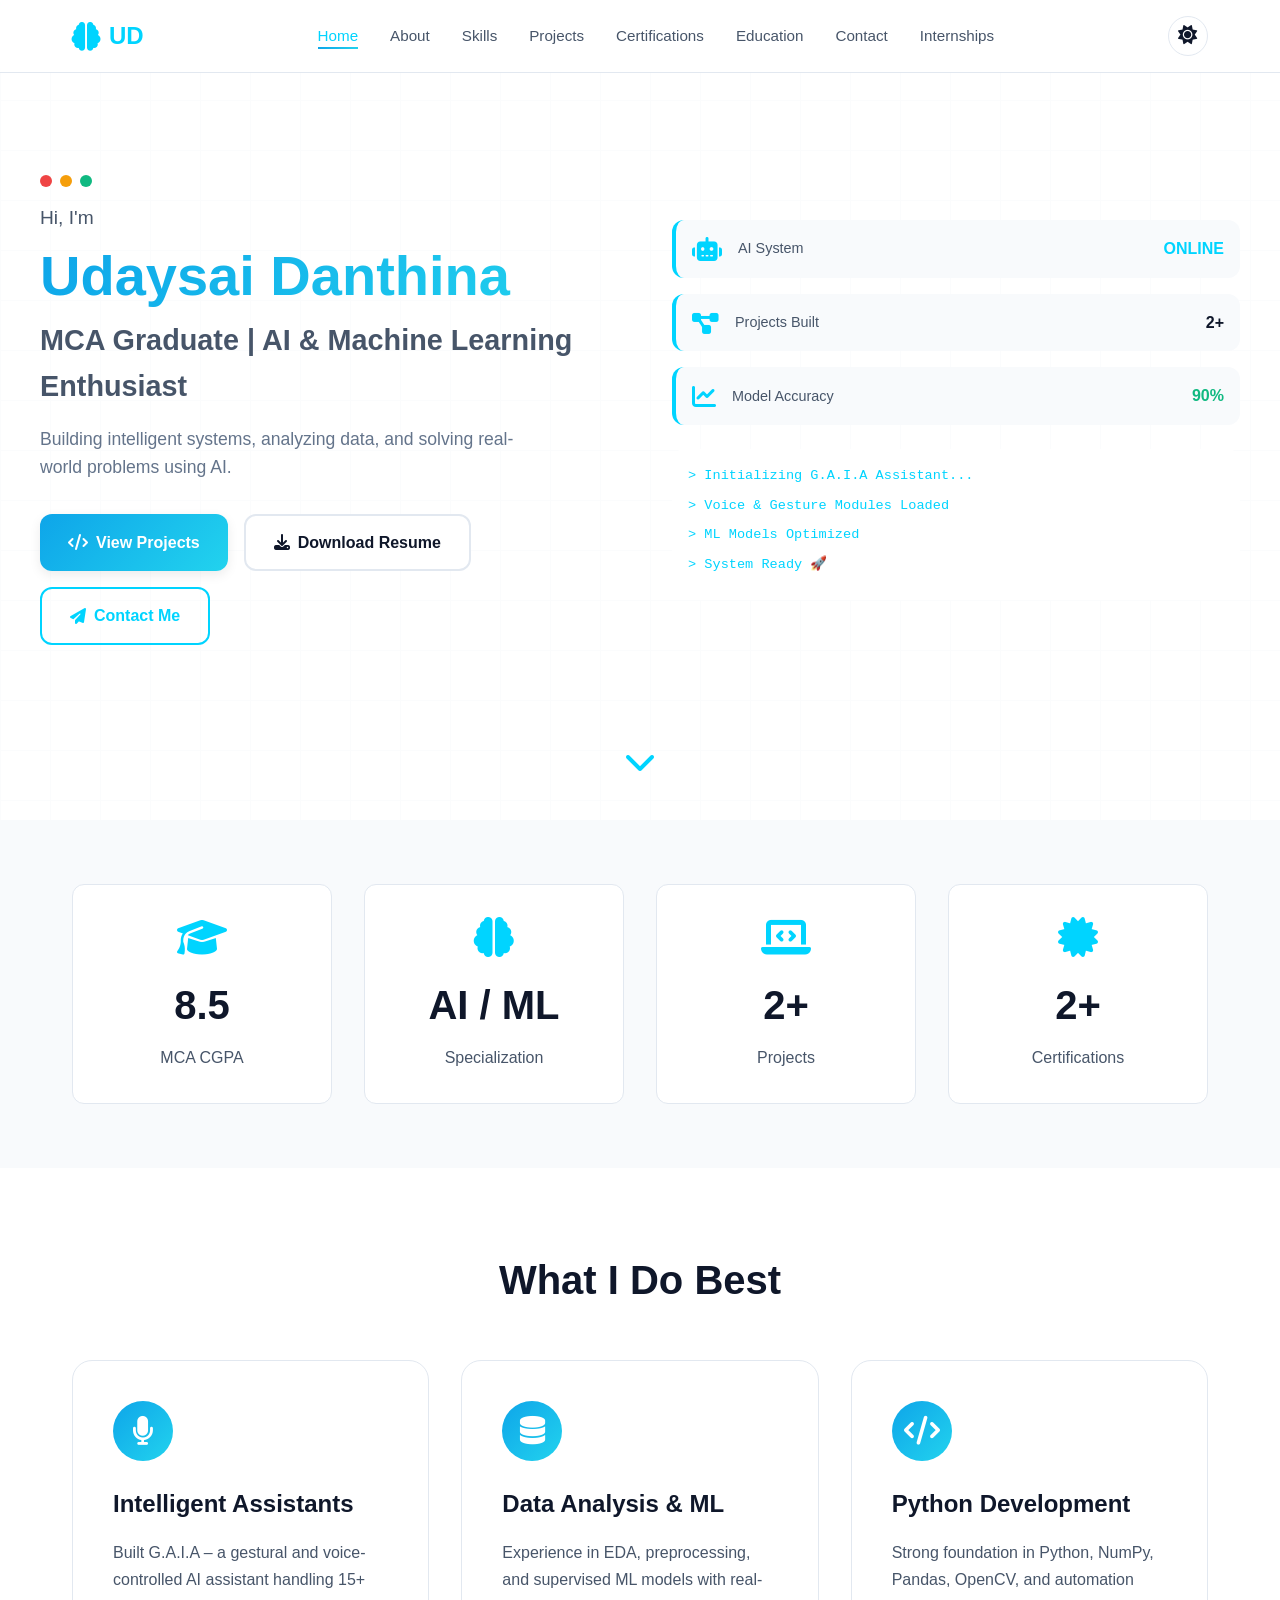
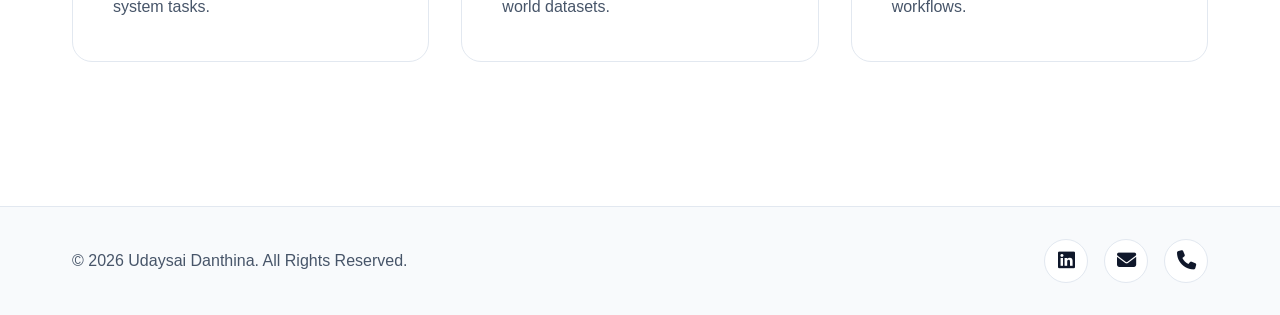
<file: index.html>
<!DOCTYPE html>
<html lang="en">
<head>
    <meta charset="UTF-8" />
    <meta name="viewport" content="width=device-width, initial-scale=1.0" />

    <title>Udaysai Danthina | MCA Graduate | AI & ML Enthusiast</title>

    <meta name="description" content="Udaysai Danthina – MCA Graduate skilled in Python, AI/ML, Data Analysis, and Intelligent Systems. Creator of G.A.I.A Project." />

    <link rel="stylesheet" href="styles.css" />
    <link rel="stylesheet" href="https://cdnjs.cloudflare.com/ajax/libs/font-awesome/6.5.0/css/all.min.css" />
</head>

<body>

<!-- ================= HEADER ================= -->
<header class="header">
    <nav class="nav-container">
        <div class="logo">
            <i class="fas fa-brain"></i>
            <span>UD</span>
        </div>

        <ul class="nav-menu">
            <li><a href="index.html" class="active">Home</a></li>
            <li><a href="about.html">About</a></li>
            <li><a href="skills.html">Skills</a></li>
            <li><a href="projects.html">Projects</a></li>
            <li><a href="certifications.html">Certifications</a></li>
            <li><a href="education.html">Education</a></li>
            <li><a href="contact.html">Contact</a></li>
            <li><a href="internships.html">Internships</a></li>

        </ul>

        <div class="nav-right">
            <button class="theme-toggle" id="themeToggle">
                <i class="fas fa-moon"></i>
            </button>
            <button class="mobile-menu-toggle" id="mobileMenuToggle">
                <i class="fas fa-bars"></i>
            </button>
        </div>
    </nav>
</header>

<!-- ================= MAIN ================= -->
<main>

<!-- ================= HERO ================= -->
<section class="hero">
    <div class="cyber-grid"></div>

    <div class="hero-content">

        <div class="hero-text">
            <div class="terminal-header">
                <span class="terminal-dot red"></span>
                <span class="terminal-dot yellow"></span>
                <span class="terminal-dot green"></span>
            </div>

            <p class="hero-greeting">Hi, I'm</p>

            <h1 class="hero-title">Udaysai Danthina</h1>

            <h2 class="hero-subtitle">
                MCA Graduate | AI & Machine Learning Enthusiast
            </h2>

            <p class="hero-tagline">
                Building intelligent systems, analyzing data, and solving real-world problems using AI.
            </p>

            <div class="hero-cta">
                <a href="projects.html" class="btn btn-primary">
                    <i class="fas fa-code"></i> View Projects
                </a>

                <a href="assets/Udaysai Danthina.pdf" class="btn btn-secondary" download>
                    <i class="fas fa-download"></i> Download Resume
                </a>

                <a href="contact.html" class="btn btn-outline">
                    <i class="fas fa-paper-plane"></i> Contact Me
                </a>
            </div>
        </div>

        <!-- ================= VISUAL PANEL ================= -->
        <div class="hero-visual">
            <div class="ai-dashboard">

                <div class="dashboard-item">
                    <i class="fas fa-robot"></i>
                    <span class="status-text">AI System</span>
                    <span class="status-value active">ONLINE</span>
                </div>

                <div class="dashboard-item">
                    <i class="fas fa-project-diagram"></i>
                    <span class="status-text">Projects Built</span>
                    <span class="status-value">2+</span>
                </div>

                <div class="dashboard-item">
                    <i class="fas fa-chart-line"></i>
                    <span class="status-text">Model Accuracy</span>
                    <span class="status-value secure">90%</span>
                </div>

                <div class="log-stream">
                    <div class="log-line">> Initializing G.A.I.A Assistant...</div>
                    <div class="log-line">> Voice & Gesture Modules Loaded</div>
                    <div class="log-line">> ML Models Optimized</div>
                    <div class="log-line">> System Ready 🚀</div>
                </div>

            </div>
        </div>

    </div>

    <div class="scroll-indicator">
        <i class="fas fa-chevron-down"></i>
    </div>
</section>

<!-- ================= QUICK STATS ================= -->
<section class="quick-stats">
    <div class="container">
        <div class="stats-grid">

            <div class="stat-card">
                <i class="fas fa-graduation-cap"></i>
                <h3>8.5</h3>
                <p>MCA CGPA</p>
            </div>

            <div class="stat-card">
                <i class="fas fa-brain"></i>
                <h3>AI / ML</h3>
                <p>Specialization</p>
            </div>

            <div class="stat-card">
                <i class="fas fa-laptop-code"></i>
                <h3>2+</h3>
                <p>Projects</p>
            </div>

            <div class="stat-card">
                <i class="fas fa-certificate"></i>
                <h3>2+</h3>
                <p>Certifications</p>
            </div>

        </div>
    </div>
</section>

<!-- ================= CORE HIGHLIGHTS ================= -->
<section class="highlights">
    <div class="container">

        <h2 class="section-title">What I Do Best</h2>

        <div class="highlights-grid">

            <div class="highlight-card">
                <div class="highlight-icon">
                    <i class="fas fa-microphone"></i>
                </div>
                <h3>Intelligent Assistants</h3>
                <p>
                    Built G.A.I.A – a gestural and voice-controlled AI assistant handling 15+ system tasks.
                </p>
            </div>

            <div class="highlight-card">
                <div class="highlight-icon">
                    <i class="fas fa-database"></i>
                </div>
                <h3>Data Analysis & ML</h3>
                <p>
                    Experience in EDA, preprocessing, and supervised ML models with real-world datasets.
                </p>
            </div>

            <div class="highlight-card">
                <div class="highlight-icon">
                    <i class="fas fa-code"></i>
                </div>
                <h3>Python Development</h3>
                <p>
                    Strong foundation in Python, NumPy, Pandas, OpenCV, and automation workflows.
                </p>
            </div>

        </div>

    </div>
</section>

</main>

<!-- ================= FOOTER ================= -->
<footer class="footer">
    <div class="container">

        <div class="footer-content">

            <div class="footer-left">
                <p>© 2026 Udaysai Danthina. All Rights Reserved.</p>
            </div>

            <div class="footer-social">
                <a href="https://www.linkedin.com/in/danthina-udaysai-057a87253" target="_blank">
                    <i class="fab fa-linkedin"></i>
                </a>
                <a href="mailto:udaysai533@gmail.com">
                    <i class="fas fa-envelope"></i>
                </a>
                <a href="tel:+916301074028">
                    <i class="fas fa-phone"></i>
                </a>
            </div>

        </div>

    </div>
</footer>

<script src="script.js"></script>
</body>
</html>
</file>
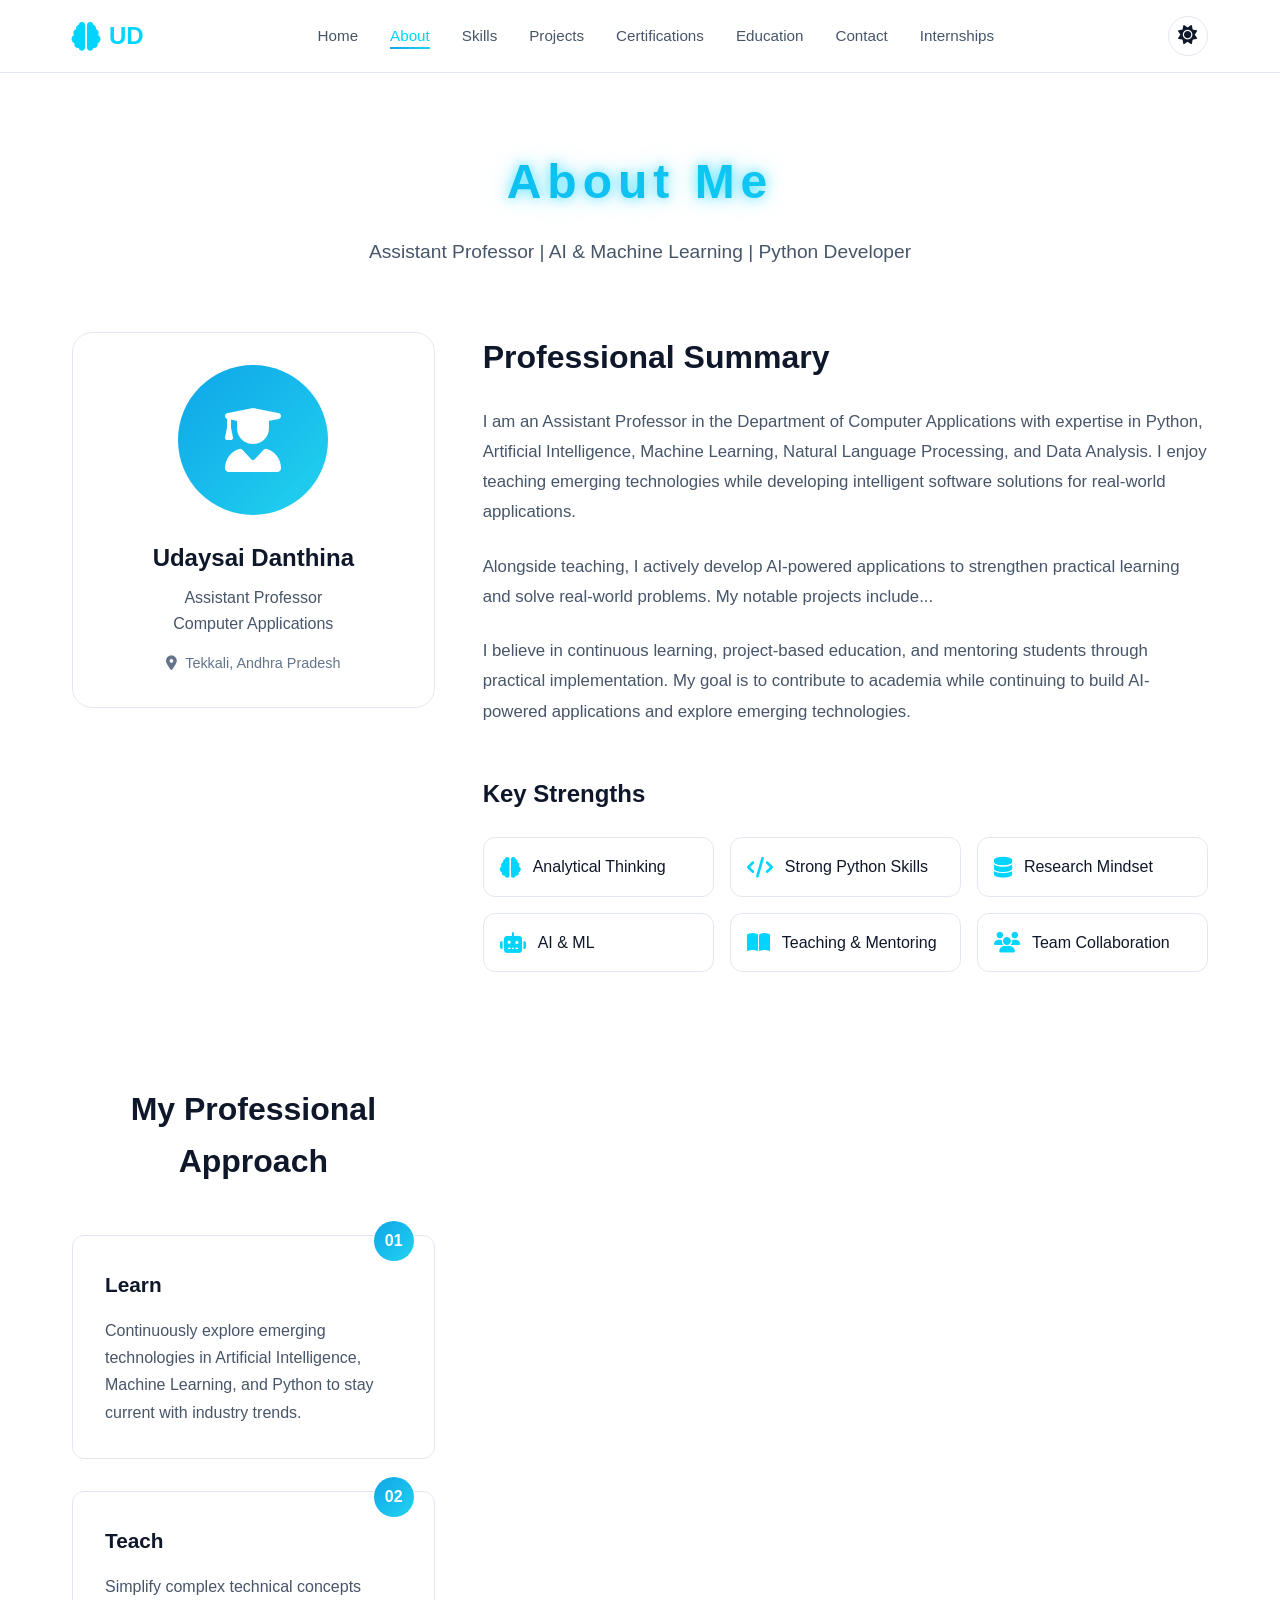
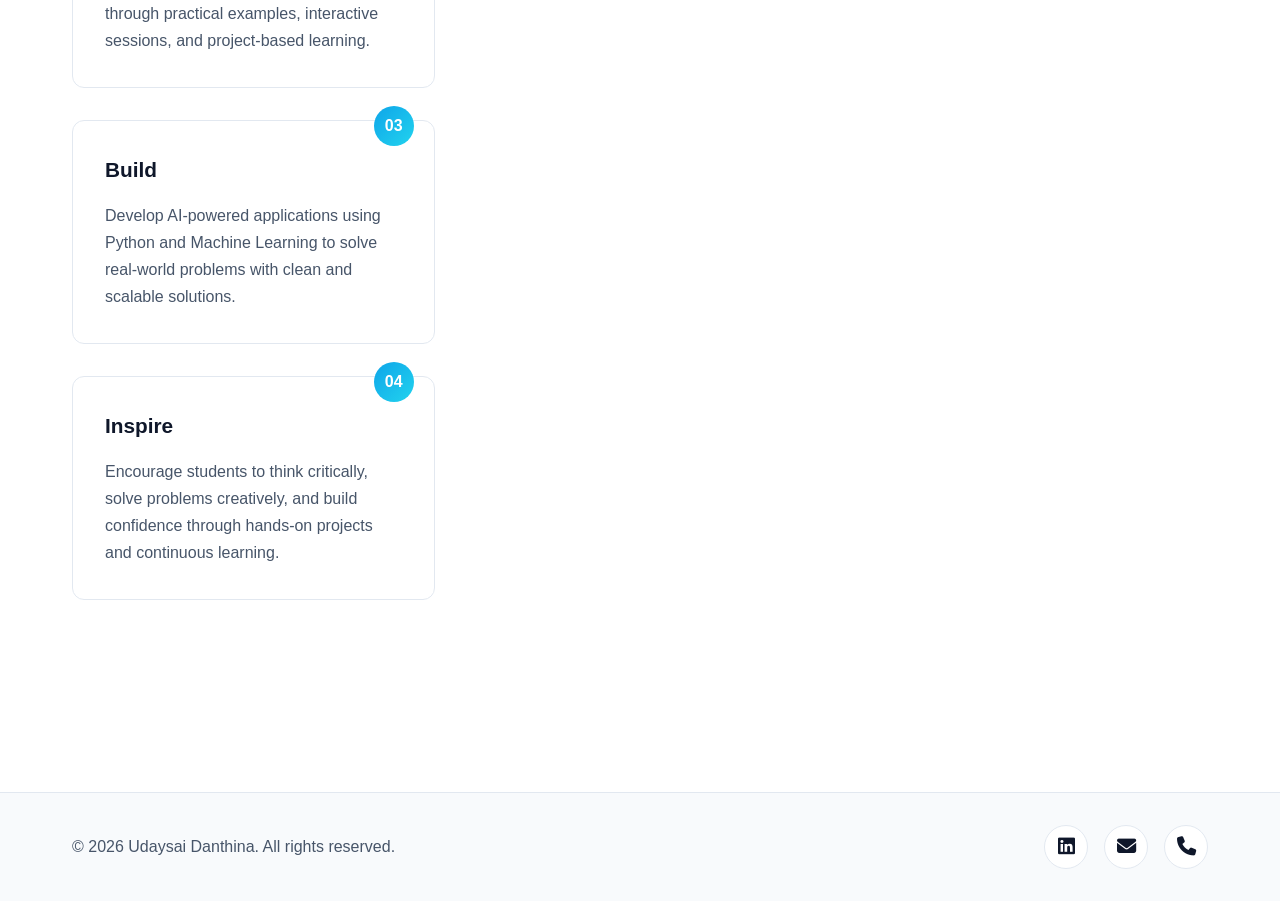
<file: about.html>
<!DOCTYPE html>
<html lang="en">
<head>
    <meta charset="UTF-8" />
    <meta name="viewport" content="width=device-width, initial-scale=1.0" />

    <meta name="description" content="About Udaysai Danthina - MCA Graduate | AI & Machine Learning Enthusiast" />
    <title>About | Udaysai Danthina</title>

    <link rel="stylesheet" href="styles.css" />
    <link rel="stylesheet" href="https://cdnjs.cloudflare.com/ajax/libs/font-awesome/6.5.0/css/all.min.css" />
</head>

<body>

<!-- ================= HEADER ================= -->
<header class="header">
    <nav class="nav-container">
        <div class="logo">
            <i class="fas fa-brain"></i>
            <span>UD</span>
        </div>

        <ul class="nav-menu">
            <li><a href="index.html">Home</a></li>
            <li><a href="about.html" class="active">About</a></li>
            <li><a href="skills.html">Skills</a></li>
            <li><a href="projects.html">Projects</a></li>
            <li><a href="certifications.html">Certifications</a></li>
            <li><a href="education.html">Education</a></li>
            <li><a href="contact.html">Contact</a></li>
            <li><a href="internships.html">Internships</a></li>
        </ul>

        <div class="nav-right">
            <button class="theme-toggle" id="themeToggle">
                <i class="fas fa-moon"></i>
            </button>
            <button class="mobile-menu-toggle" id="mobileMenuToggle">
                <i class="fas fa-bars"></i>
            </button>
        </div>
    </nav>
</header>

<!-- ================= MAIN ================= -->
<main class="main-content page-content">

<section class="about-section">
    <div class="container">

        <!-- PAGE HEADER -->
        <div class="page-header">
            <h1 class="page-title">About Me</h1>
            <p class="page-subtitle">
                Assistant Professor | AI & Machine Learning | Python Developer
            </p>
        </div>

        <!-- ABOUT GRID -->
        <div class="about-grid">

            <!-- PROFILE CARD -->
            <div class="about-image">
                <div class="profile-card">

                    <div class="profile-image-placeholder">
                        <i class="fas fa-user-graduate"></i>
                    </div>

                    <div class="profile-info">
                        <h3>Udaysai Danthina</h3>
                        <p>
                            Assistant Professor<br>
                            Computer Applications
                        </p>

                        <div class="profile-location">
                            <i class="fas fa-map-marker-alt"></i>
                            <span>Tekkali, Andhra Pradesh</span>
                        </div>
                    </div>

                </div>
            </div>

            <!-- ABOUT CONTENT -->
            <div class="about-content">

                <div class="about-text">
                    <h2>Professional Summary</h2>

                    <p>
                       I am an Assistant Professor in the Department of Computer Applications with expertise in Python, Artificial Intelligence, Machine Learning, Natural Language Processing, and Data Analysis. I enjoy teaching emerging technologies while developing intelligent software solutions for real-world applications.
                    </p>

                    <p>
                       Alongside teaching, I actively develop AI-powered applications to strengthen practical learning and solve real-world problems. My notable projects include...
                    </p>

                    <p>
                        I believe in continuous learning, project-based education, and mentoring students through practical implementation. My goal is to contribute to academia while continuing to build AI-powered applications and explore emerging technologies.
                    </p>

                <!-- KEY STRENGTHS -->
                <div class="about-qualities">
                    <h3>Key Strengths</h3>

                    <div class="qualities-grid">
                        <div class="quality-item">
                            <i class="fas fa-brain"></i>
                            <span>Analytical Thinking</span>
                        </div>

                        <div class="quality-item">
                            <i class="fas fa-code"></i>
                            <span>Strong Python Skills</span>
                        </div>

                        <div class="quality-item">
                            <i class="fas fa-database"></i>
                            <span>Research Mindset</span>
                        </div>

                        <div class="quality-item">
                            <i class="fas fa-robot"></i>
                            <span>AI & ML</span>
                        </div>

                        <div class="quality-item">
                            <i class="fas fa-book-open"></i>
                            <span>Teaching & Mentoring</span>
                        </div>

                        <div class="quality-item">
                            <i class="fas fa-users"></i>
                            <span>Team Collaboration</span>
                        </div>
                    </div>
                </div>

            </div>
        </div>

        <!-- APPROACH SECTION -->
        <div class="approach-section">
            <h2>My Professional Approach</h2>

            <div class="approach-grid">

                <div class="approach-card">
                    <div class="approach-number">01</div>
                    <h3>Learn</h3>
                    <p>
                         Continuously explore emerging technologies in Artificial Intelligence,
                          Machine Learning, and Python to stay current with industry trends.
                    </p>
                </div>

                <div class="approach-card">
                    <div class="approach-number">02</div>
                    <h3>Teach</h3>
                    <p>
                        Simplify complex technical concepts through practical examples,
                        interactive sessions, and project-based learning.
                    </p>
                </div>

                <div class="approach-card">
                    <div class="approach-number">03</div>
                    <h3>Build</h3>
                    <p>
                        Develop AI-powered applications using Python and Machine Learning
                        to solve real-world problems with clean and scalable solutions.
                    </p>
                </div>

                <div class="approach-card">
                    <div class="approach-number">04</div>
                    <h3>Inspire</h3>
                    <p>
                        Encourage students to think critically, solve problems creatively,
                        and build confidence through hands-on projects and continuous learning.
                    </p>
                </div>

            </div>
        </div>

    </div>
</section>

</main>

<!-- ================= FOOTER ================= -->
<footer class="footer">
    <div class="container">
        <div class="footer-content">

            <div class="footer-left">
                <p>© 2026 Udaysai Danthina. All rights reserved.</p>
            </div>

            <div class="footer-social">
                <a href="https://www.linkedin.com/in/danthina-udaysai-057a87253" target="_blank">
                    <i class="fab fa-linkedin"></i>
                </a>
                <a href="mailto:udaysai533@gmail.com">
                    <i class="fas fa-envelope"></i>
                </a>
                <a href="tel:+916301074028">
                    <i class="fas fa-phone"></i>
                </a>
            </div>

        </div>
    </div>
</footer>

<script src="script.js"></script>
</body>
</html>
</file>
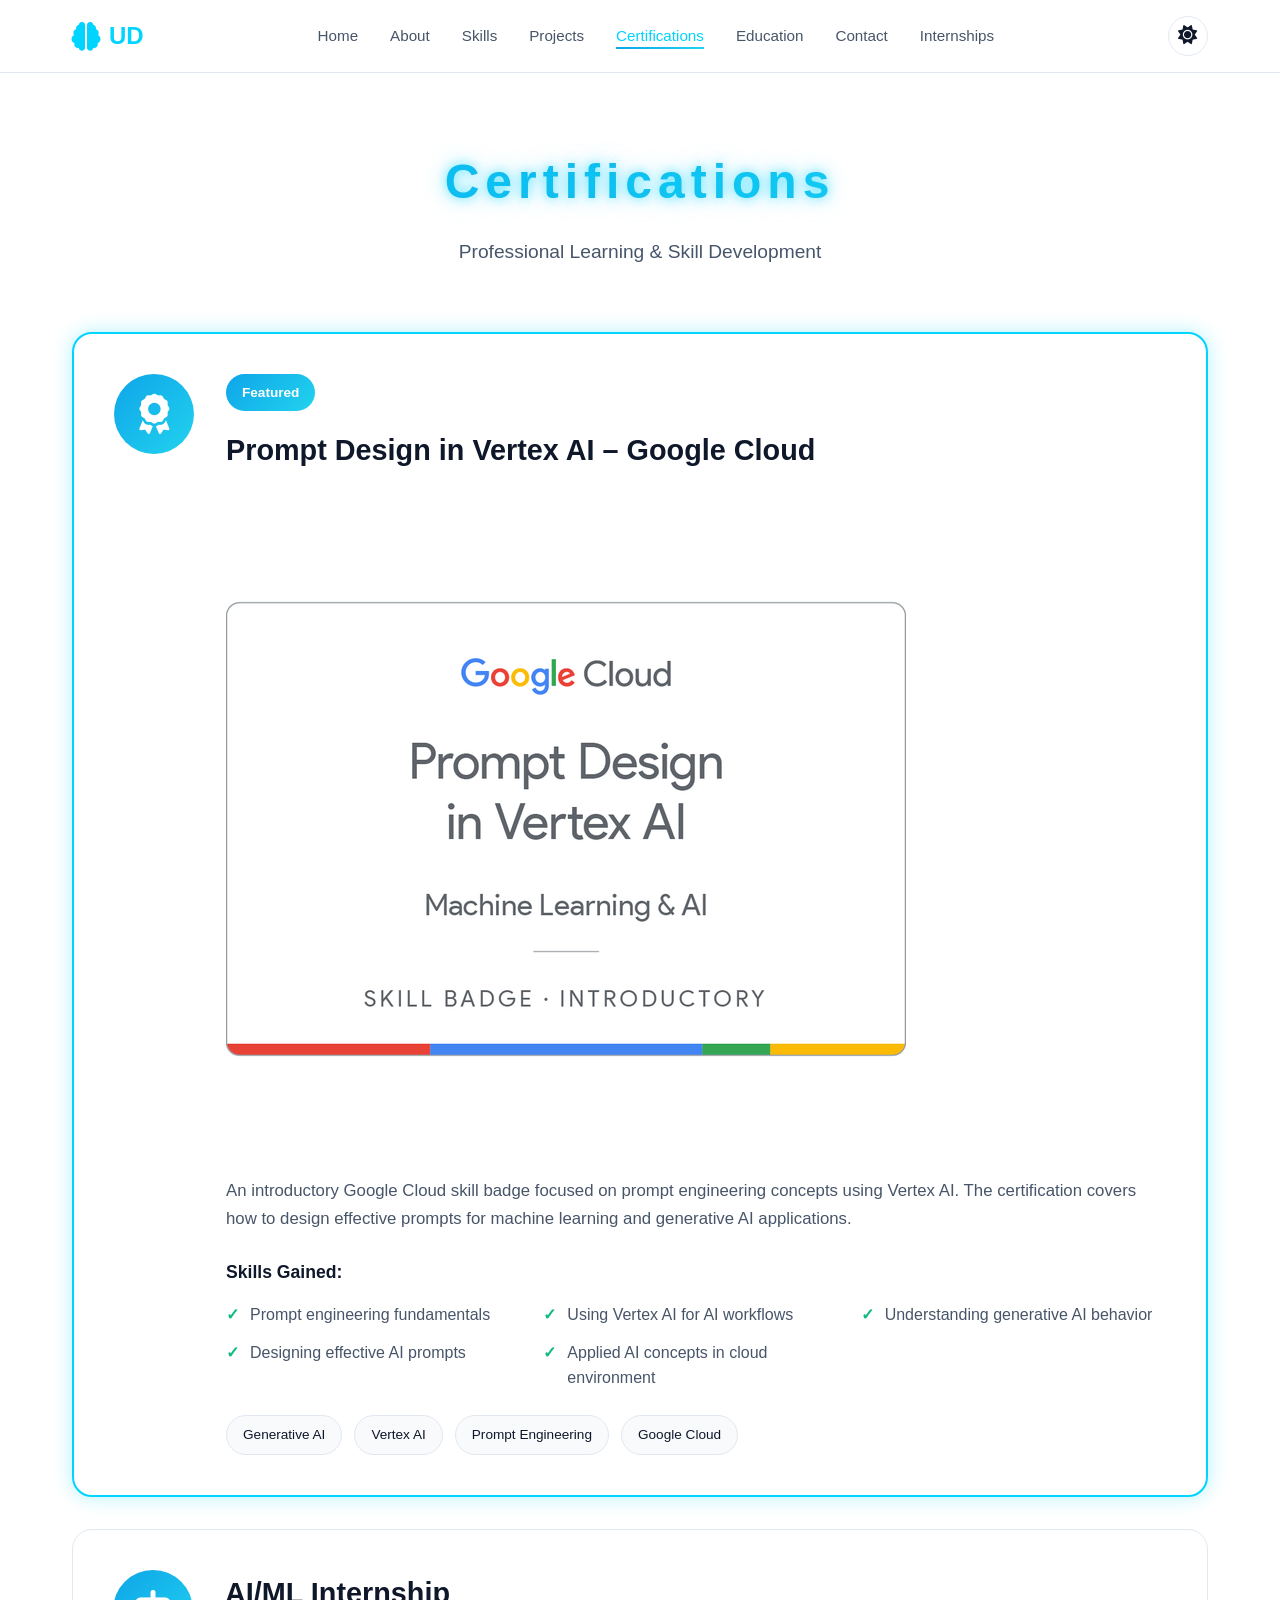
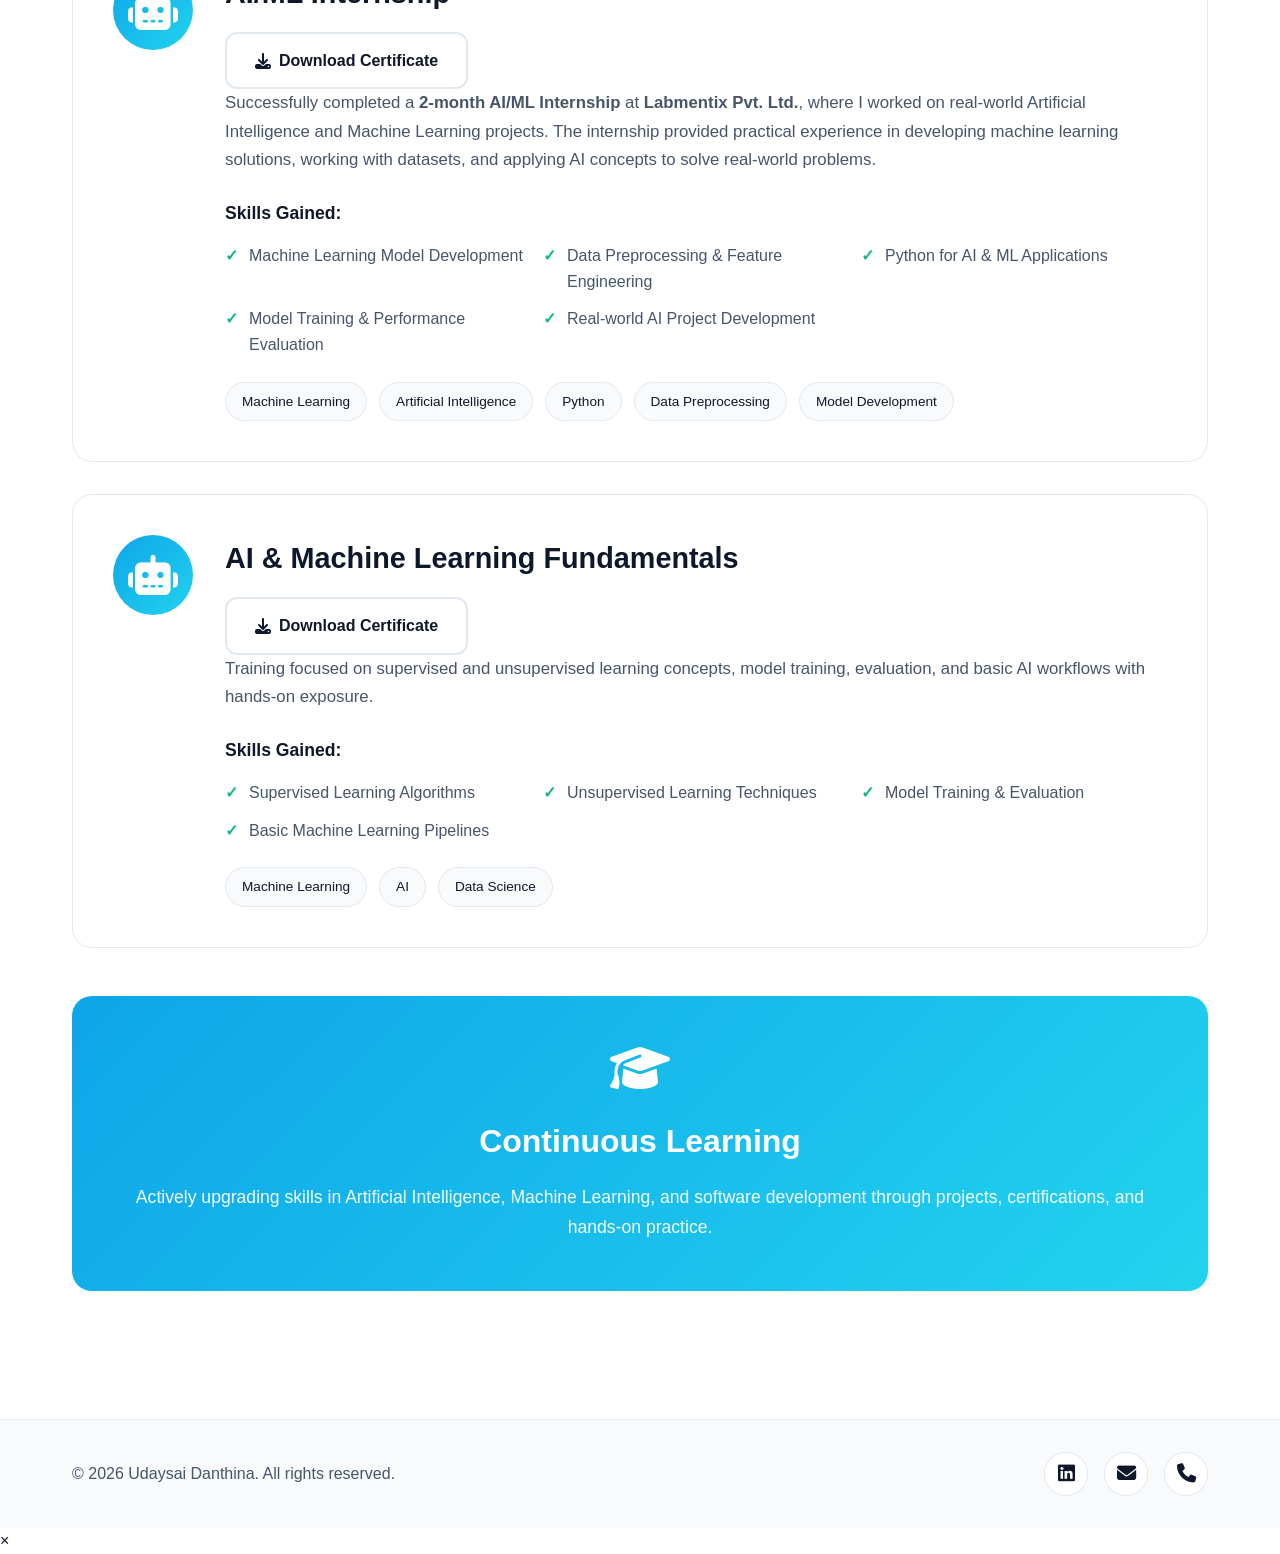
<file: certifications.html>
<!DOCTYPE html>
<html lang="en">
<head>
    <meta charset="UTF-8" />
    <meta name="viewport" content="width=device-width, initial-scale=1.0" />

    <meta name="description" content="Certifications - Udaysai Danthina | AI & Machine Learning" />
    <title>Certifications | Udaysai Danthina</title>

    <link rel="stylesheet" href="styles.css" />
    <link rel="stylesheet" href="https://cdnjs.cloudflare.com/ajax/libs/font-awesome/6.5.0/css/all.min.css" />
</head>

<body>

<!-- ================= HEADER ================= -->
<header class="header">
    <nav class="nav-container">
        <div class="logo">
            <i class="fas fa-brain"></i>
            <span>UD</span>
        </div>

        <ul class="nav-menu">
            <li><a href="index.html">Home</a></li>
            <li><a href="about.html">About</a></li>
            <li><a href="skills.html">Skills</a></li>
            <li><a href="projects.html">Projects</a></li>
            <li><a href="certifications.html" class="active">Certifications</a></li>
            <li><a href="education.html">Education</a></li>
            <li><a href="contact.html">Contact</a></li>
            <li><a href="internships.html">Internships</a></li>
        </ul>

        <div class="nav-right">
            <button class="theme-toggle" id="themeToggle">
                <i class="fas fa-moon"></i>
            </button>
            <button class="mobile-menu-toggle" id="mobileMenuToggle">
                <i class="fas fa-bars"></i>
            </button>
        </div>
    </nav>
</header>

<!-- ================= MAIN ================= -->
<main class="main-content page-content">

<section class="certifications-section">
    <div class="container">

        <!-- PAGE HEADER -->
        <div class="page-header">
            <h1 class="page-title">Certifications</h1>
            <p class="page-subtitle">
                Professional Learning & Skill Development
            </p>
        </div>

        <!-- CERTIFICATIONS GRID -->
        <div class="certifications-grid">

            <!-- FEATURED CERT -->
            <div class="cert-card featured">

                <div class="cert-badge">
                    <i class="fas fa-award"></i>
                </div>

                <div class="cert-content">

                    <span class="cert-label">Featured</span>

                    <h3>Prompt Design in Vertex AI – Google Cloud</h3>

                    <!-- CERTIFICATE IMAGE -->
                    <div class="cert-image">
                        <img
                            src="certificates/certificate.png"
                            alt="Vertex AI Prompt Design Certificate">
                    </div>

                    <p class="cert-description">
                        An introductory Google Cloud skill badge focused on prompt engineering concepts
                        using Vertex AI. The certification covers how to design effective prompts for
                        machine learning and generative AI applications.
                    </p>

                    <div class="cert-skills">
                        <h4>Skills Gained:</h4>
                        <ul>
                            <li>Prompt engineering fundamentals</li>
                            <li>Using Vertex AI for AI workflows</li>
                            <li>Understanding generative AI behavior</li>
                            <li>Designing effective AI prompts</li>
                            <li>Applied AI concepts in cloud environment</li>
                        </ul>
                    </div>

                    <div class="cert-tags">
                        <span class="tag">Generative AI</span>
                        <span class="tag">Vertex AI</span>
                        <span class="tag">Prompt Engineering</span>
                        <span class="tag">Google Cloud</span>
                    </div>

                </div>
            </div>

            <!-- SECOND CERT -->
            <div class="cert-card">

                <div class="cert-badge">
                    <i class="fas fa-robot"></i>
                </div>

                <div class="cert-content">

                    <h3>AI/ML Internship</h3>

                    <a href="certificates/Udaysai_Danthina_Labemtix_Certificate.pdf"
                       class="btn btn-secondary"
                       download>
                        <i class="fas fa-download"></i>
                        Download Certificate
                    </a>

                    <p class="cert-description">
                        Successfully completed a <strong>2-month AI/ML Internship</strong> at
                        <strong>Labmentix Pvt. Ltd.</strong>, where I worked on real-world Artificial
                        Intelligence and Machine Learning projects. The internship provided practical
                        experience in developing machine learning solutions, working with datasets,
                        and applying AI concepts to solve real-world problems.
                    </p>

                    <div class="cert-skills">
                        <h4>Skills Gained:</h4>
                        <ul>
                            <li>Machine Learning Model Development</li>
                            <li>Data Preprocessing & Feature Engineering</li>
                            <li>Python for AI & ML Applications</li>
                            <li>Model Training & Performance Evaluation</li>
                            <li>Real-world AI Project Development</li>
                        </ul>
                    </div>

                    <div class="cert-tags">
                        <span class="tag">Machine Learning</span>
                        <span class="tag">Artificial Intelligence</span>
                        <span class="tag">Python</span>
                        <span class="tag">Data Preprocessing</span>
                        <span class="tag">Model Development</span>
                    </div>

                </div>
            </div>

            <!-- THIRD CERT -->
            <div class="cert-card">

                <div class="cert-badge">
                    <i class="fas fa-robot"></i>
                </div>

                <div class="cert-content">

                    <h3>AI & Machine Learning Fundamentals</h3>

                    <a href="certificates/DANTHINA UDAYSAI .pdf"
                       class="btn btn-secondary"
                       download>
                        <i class="fas fa-download"></i>
                        Download Certificate
                    </a>

                    <p class="cert-description">
                        Training focused on supervised and unsupervised learning concepts, model
                        training, evaluation, and basic AI workflows with hands-on exposure.
                    </p>

                    <div class="cert-skills">
                        <h4>Skills Gained:</h4>
                        <ul>
                            <li>Supervised Learning Algorithms</li>
                            <li>Unsupervised Learning Techniques</li>
                            <li>Model Training & Evaluation</li>
                            <li>Basic Machine Learning Pipelines</li>
                        </ul>
                    </div>

                    <div class="cert-tags">
                        <span class="tag">Machine Learning</span>
                        <span class="tag">AI</span>
                        <span class="tag">Data Science</span>
                    </div>

                </div>
            </div>

        </div>
        <!-- END certifications-grid -->

        <!-- CONTINUOUS LEARNING -->
        <div class="learning-commitment">

            <div class="commitment-card">

                <i class="fas fa-graduation-cap"></i>

                <h3>Continuous Learning</h3>

                <p>
                    Actively upgrading skills in Artificial Intelligence,
                    Machine Learning, and software development through
                    projects, certifications, and hands-on practice.
                </p>

            </div>

        </div>

    </div>
</section>

</main>

<!-- ================= FOOTER ================= -->
<footer class="footer">
    <div class="container">
        <div class="footer-content">

            <div class="footer-left">
                <p>© 2026 Udaysai Danthina. All rights reserved.</p>
            </div>

            <div class="footer-social">
                <a href="https://www.linkedin.com/in/danthina-udaysai-057a87253" target="_blank">
                    <i class="fab fa-linkedin"></i>
                </a>
                <a href="mailto:udaysai533@gmail.com">
                    <i class="fas fa-envelope"></i>
                </a>
                <a href="tel:+916301074028">
                    <i class="fas fa-phone"></i>
                </a>
            </div>

        </div>
    </div>
</footer>

<script src="script.js"></script>
</body>
</html>
</file>
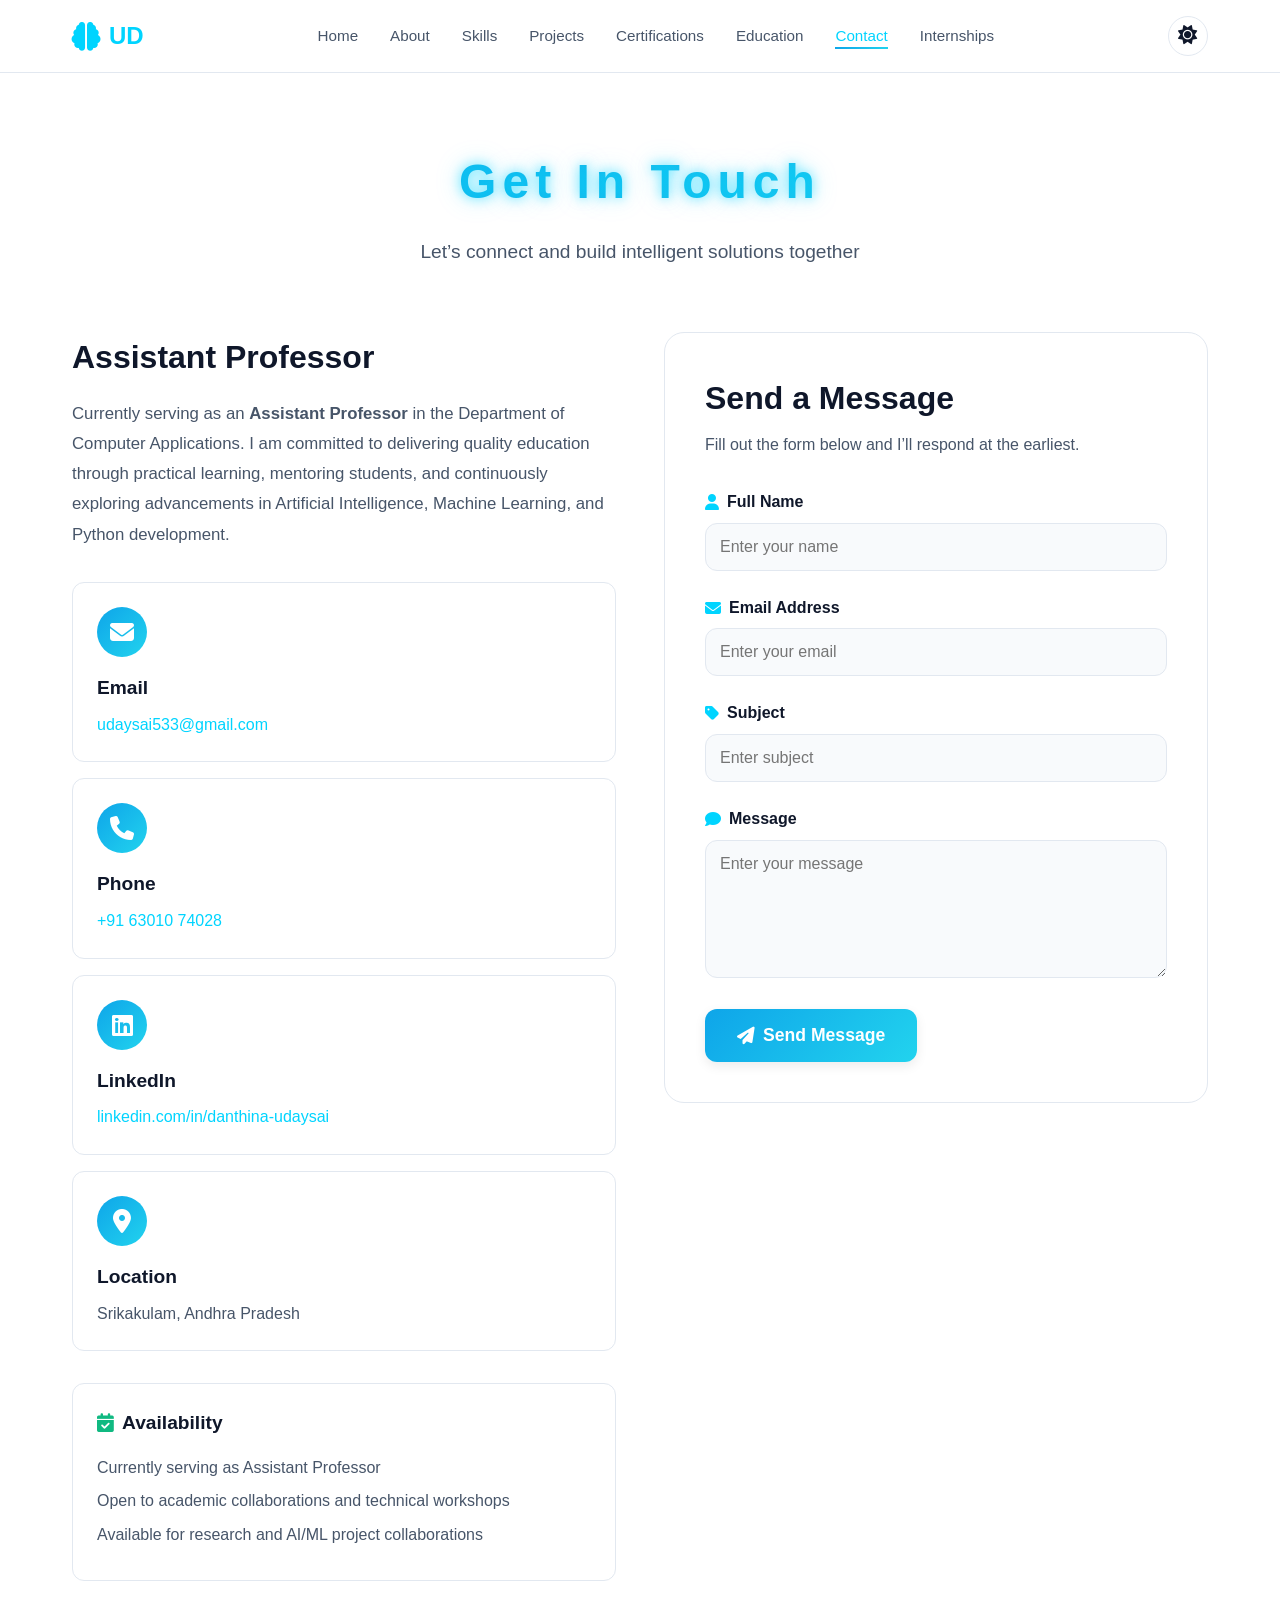
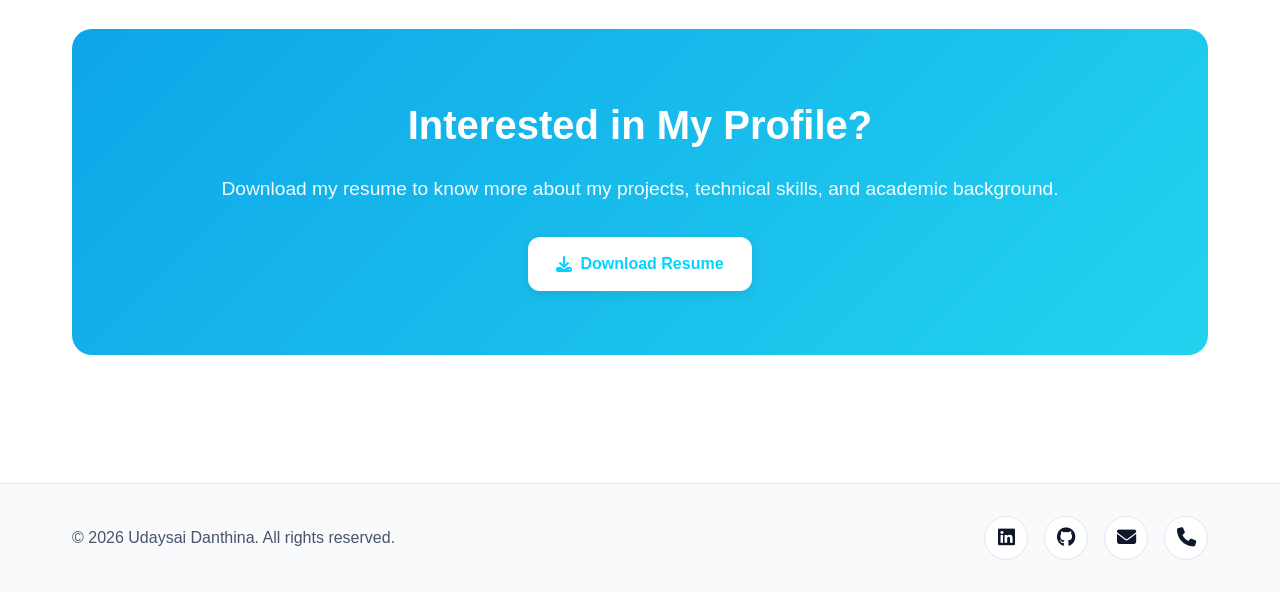
<file: contact.html>
<!DOCTYPE html>
<html lang="en">
<head>
    <meta charset="UTF-8" />
    <meta name="viewport" content="width=device-width, initial-scale=1.0" />

    <meta name="description" content="Contact Udaysai Danthina - MCA Graduate | AI & Machine Learning Enthusiast" />
    <title>Contact | Udaysai Danthina</title>

    <link rel="stylesheet" href="styles.css" />
    <link rel="stylesheet" href="https://cdnjs.cloudflare.com/ajax/libs/font-awesome/6.5.0/css/all.min.css" />
</head>

<body>

<!-- ================= HEADER ================= -->
<header class="header">
    <nav class="nav-container">
        <div class="logo">
            <i class="fas fa-brain"></i>
            <span>UD</span>
        </div>

        <ul class="nav-menu">
            <li><a href="index.html">Home</a></li>
            <li><a href="about.html">About</a></li>
            <li><a href="skills.html">Skills</a></li>
            <li><a href="projects.html">Projects</a></li>
            <li><a href="certifications.html">Certifications</a></li>
            <li><a href="education.html">Education</a></li>
            <li><a href="contact.html" class="active">Contact</a></li>
            <li><a href="internships.html">Internships</a></li>
        </ul>

        <div class="nav-right">
            <button class="theme-toggle" id="themeToggle">
                <i class="fas fa-moon"></i>
            </button>
            <button class="mobile-menu-toggle" id="mobileMenuToggle">
                <i class="fas fa-bars"></i>
            </button>
        </div>
    </nav>
</header>

<!-- ================= MAIN ================= -->
<main class="main-content page-content">

<section class="contact-section">
    <div class="container">

        <!-- PAGE HEADER -->
        <div class="page-header">
            <h1 class="page-title">Get In Touch</h1>
            <p class="page-subtitle">
                Let’s connect and build intelligent solutions together
            </p>
        </div>

        <!-- CONTACT GRID -->
        <div class="contact-grid">

            <!-- CONTACT INFO -->
            <div class="contact-info">

                <div class="contact-intro">
                    <h2>Assistant Professor</h2>
                    <p>
                    Currently serving as an <strong>Assistant Professor</strong> in the Department of Computer Applications. I am committed to delivering quality education through practical learning, mentoring students, and continuously exploring advancements in Artificial Intelligence, Machine Learning, and Python development.
                    </p>
                </div>

                <div class="contact-cards">

                    <div class="contact-card">
                        <div class="contact-icon">
                            <i class="fas fa-envelope"></i>
                        </div>
                        <h3>Email</h3>
                        <a href="mailto:udaysai533@gmail.com">udaysai533@gmail.com</a>
                    </div>

                    <div class="contact-card">
                        <div class="contact-icon">
                            <i class="fas fa-phone"></i>
                        </div>
                        <h3>Phone</h3>
                        <a href="tel:+916301074028">+91 63010 74028</a>
                    </div>

                    <div class="contact-card">
                        <div class="contact-icon">
                            <i class="fab fa-linkedin"></i>
                        </div>
                        <h3>LinkedIn</h3>
                        <a href="https://www.linkedin.com/in/danthina-udaysai-057a87253" target="_blank">
                            linkedin.com/in/danthina-udaysai
                        </a>
                    </div>

                    <div class="contact-card">
                        <div class="contact-icon">
                            <i class="fas fa-map-marker-alt"></i>
                        </div>
                        <h3>Location</h3>
                        <p>Srikakulam, Andhra Pradesh</p>
                    </div>

                </div>

                <!-- AVAILABILITY -->
                <div class="availability">
                    <h3>
                        <i class="fas fa-calendar-check"></i>
                        Availability
                    </h3>
                    <p>Currently serving as Assistant Professor</p>
                    <p>Open to academic collaborations and technical workshops</p>
                    <p>Available for research and AI/ML project collaborations</p>
                </div>

            </div>

            <!-- CONTACT FORM -->
            <div class="contact-form-container">
                <form class="contact-form" id="contactForm">

                    <h3>Send a Message</h3>
                    <p class="form-description">
                        Fill out the form below and I’ll respond at the earliest.
                    </p>

                    <div class="form-group">
                        <label for="name">
                            <i class="fas fa-user"></i>
                            Full Name
                        </label>
                        <input type="text" id="name" name="name" required placeholder="Enter your name" />
                    </div>

                    <div class="form-group">
                        <label for="email">
                            <i class="fas fa-envelope"></i>
                            Email Address
                        </label>
                        <input type="email" id="email" name="email" required placeholder="Enter your email" />
                    </div>

                    <div class="form-group">
                        <label for="subject">
                            <i class="fas fa-tag"></i>
                            Subject
                        </label>
                        <input type="text" id="subject" name="subject" required placeholder="Enter subject" />
                    </div>

                    <div class="form-group">
                        <label for="message">
                            <i class="fas fa-comment"></i>
                            Message
                        </label>
                        <textarea id="message" name="message" rows="6" required placeholder="Enter your message"></textarea>
                    </div>

                    <button type="submit" class="btn btn-primary btn-large">
                        <i class="fas fa-paper-plane"></i>
                        Send Message
                    </button>

                    <div class="form-message" id="formMessage"></div>

                </form>
            </div>

        </div>

        <!-- CTA -->
        <div class="cta-section">
            <div class="cta-card">
                <h2>Interested in My Profile?</h2>
                <p>
                    Download my resume to know more about my projects,
                    technical skills, and academic background.
                </p>
                <a href="assets/Udaysai_Danthina_Resume.pdf" class="btn btn-primary" download>
                    <i class="fas fa-download"></i>
                    Download Resume
                </a>
            </div>
        </div>

    </div>
</section>

</main>

<!-- ================= FOOTER ================= -->
<footer class="footer">
    <div class="container">
        <div class="footer-content">

            <div class="footer-left">
                <p>© 2026 Udaysai Danthina. All rights reserved.</p>
            </div>

            <div class="footer-social">
            <a href="https://www.linkedin.com/in/danthina-udaysai-057a87253" target="_blank" aria-label="LinkedIn">
                <i class="fab fa-linkedin"></i>
            </a>

            <a href="https://github.com/Udaysai2323" target="_blank" aria-label="GitHub">
                <i class="fab fa-github"></i>
            </a>

            <a href="mailto:udaysai533@gmail.com" aria-label="Email">
                <i class="fas fa-envelope"></i>
            </a>

            <a href="tel:+916301074028" aria-label="Phone">
                <i class="fas fa-phone"></i>
            </a>
        </div>


        </div>
    </div>
</footer>

<script src="script.js"></script>
</body>
</html>
</file>
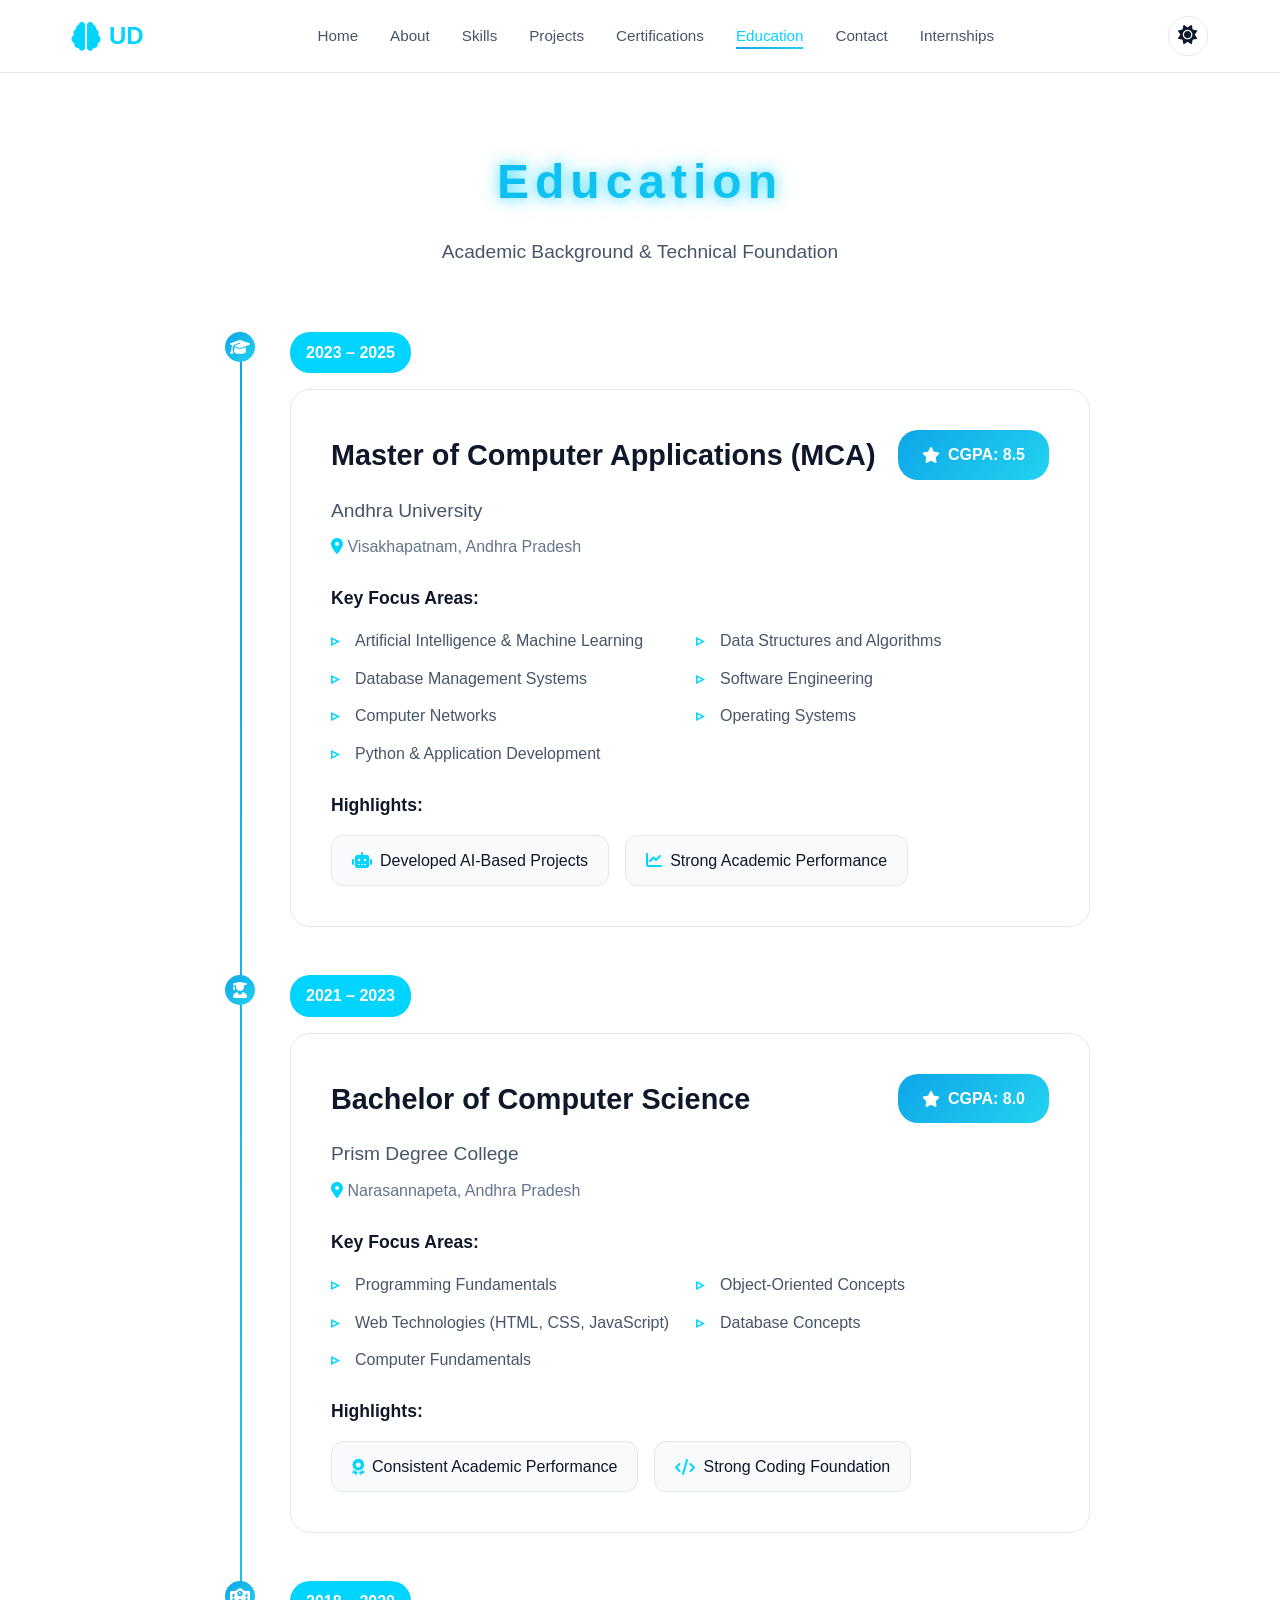
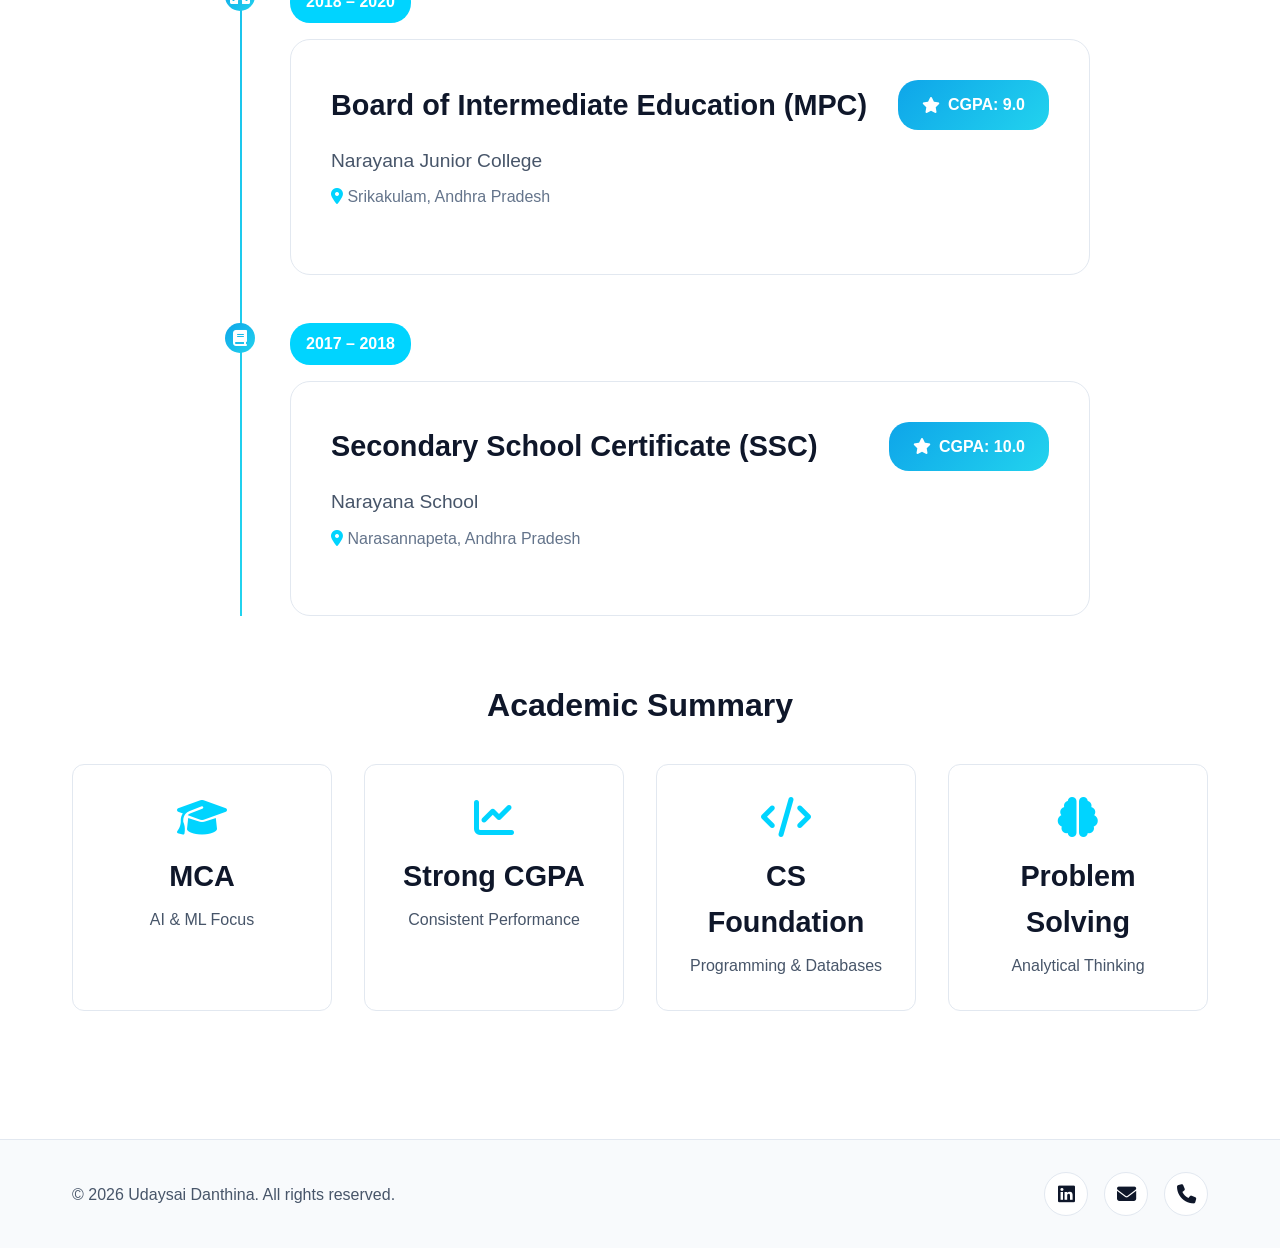
<file: education.html>
<!DOCTYPE html>
<html lang="en">
<head>
    <meta charset="UTF-8" />
    <meta name="viewport" content="width=device-width, initial-scale=1.0" />

    <meta name="description" content="Education - Udaysai Danthina | MCA Graduate" />
    <title>Education | Udaysai Danthina</title>

    <link rel="stylesheet" href="styles.css" />
    <link rel="stylesheet" href="https://cdnjs.cloudflare.com/ajax/libs/font-awesome/6.5.0/css/all.min.css" />
</head>

<body>

<!-- ================= HEADER ================= -->
<header class="header">
    <nav class="nav-container">
        <div class="logo">
            <i class="fas fa-brain"></i>
            <span>UD</span>
        </div>

        <ul class="nav-menu">
            <li><a href="index.html">Home</a></li>
            <li><a href="about.html">About</a></li>
            <li><a href="skills.html">Skills</a></li>
            <li><a href="projects.html">Projects</a></li>
            <li><a href="certifications.html">Certifications</a></li>
            <li><a href="education.html" class="active">Education</a></li>
            <li><a href="contact.html">Contact</a></li>
            <li><a href="internships.html">Internships</a></li>
        </ul>

        <div class="nav-right">
            <button class="theme-toggle" id="themeToggle">
                <i class="fas fa-moon"></i>
            </button>
            <button class="mobile-menu-toggle" id="mobileMenuToggle">
                <i class="fas fa-bars"></i>
            </button>
        </div>
    </nav>
</header>

<!-- ================= MAIN ================= -->
<main class="main-content page-content">

<section class="education-section">
    <div class="container">

        <!-- PAGE HEADER -->
        <div class="page-header">
            <h1 class="page-title">Education</h1>
            <p class="page-subtitle">
                Academic Background & Technical Foundation
            </p>
        </div>

        <!-- TIMELINE -->
        <div class="timeline">

            <!-- MCA -->
            <div class="timeline-item">
                <div class="timeline-marker">
                    <i class="fas fa-graduation-cap"></i>
                </div>

                <div class="timeline-content">
                    <span class="timeline-date">2023 – 2025</span>

                    <div class="education-card">
                        <div class="education-header">
                            <h3>Master of Computer Applications (MCA)</h3>
                            <div class="cgpa-badge">
                                <i class="fas fa-star"></i>
                                <span>CGPA: 8.5</span>
                            </div>
                        </div>

                        <p class="institution">Andhra University</p>
                        <p class="location">
                            <i class="fas fa-map-marker-alt"></i>
                            Visakhapatnam, Andhra Pradesh
                        </p>

                        <div class="education-details">
                            <h4>Key Focus Areas:</h4>
                            <ul>
                                <li>Artificial Intelligence & Machine Learning</li>
                                <li>Data Structures and Algorithms</li>
                                <li>Database Management Systems</li>
                                <li>Software Engineering</li>
                                <li>Computer Networks</li>
                                <li>Operating Systems</li>
                                <li>Python & Application Development</li>
                            </ul>
                        </div>

                        <div class="education-achievements">
                            <h4>Highlights:</h4>
                            <div class="achievement-badges">
                                <div class="achievement-badge">
                                    <i class="fas fa-robot"></i>
                                    <span>Developed AI-Based Projects</span>
                                </div>
                                <div class="achievement-badge">
                                    <i class="fas fa-chart-line"></i>
                                    <span>Strong Academic Performance</span>
                                </div>
                            </div>
                        </div>
                    </div>
                </div>
            </div>

            <!-- BSc -->
            <div class="timeline-item">
                <div class="timeline-marker">
                    <i class="fas fa-user-graduate"></i>
                </div>

                <div class="timeline-content">
                    <span class="timeline-date">2021 – 2023</span>

                    <div class="education-card">
                        <div class="education-header">
                            <h3>Bachelor of Computer Science</h3>
                            <div class="cgpa-badge">
                                <i class="fas fa-star"></i>
                                <span>CGPA: 8.0</span>
                            </div>
                        </div>

                        <p class="institution">Prism Degree College</p>
                        <p class="location">
                            <i class="fas fa-map-marker-alt"></i>
                            Narasannapeta, Andhra Pradesh
                        </p>

                        <div class="education-details">
                            <h4>Key Focus Areas:</h4>
                            <ul>
                                <li>Programming Fundamentals</li>
                                <li>Object-Oriented Concepts</li>
                                <li>Web Technologies (HTML, CSS, JavaScript)</li>
                                <li>Database Concepts</li>
                                <li>Computer Fundamentals</li>
                            </ul>
                        </div>

                        <div class="education-achievements">
                            <h4>Highlights:</h4>
                            <div class="achievement-badges">
                                <div class="achievement-badge">
                                    <i class="fas fa-award"></i>
                                    <span>Consistent Academic Performance</span>
                                </div>
                                <div class="achievement-badge">
                                    <i class="fas fa-code"></i>
                                    <span>Strong Coding Foundation</span>
                                </div>
                            </div>
                        </div>
                    </div>
                </div>
            </div>

            <!-- INTERMEDIATE -->
            <div class="timeline-item">
                <div class="timeline-marker">
                    <i class="fas fa-school"></i>
                </div>

                <div class="timeline-content">
                    <span class="timeline-date">2018 – 2020</span>

                    <div class="education-card">
                        <div class="education-header">
                            <h3>Board of Intermediate Education (MPC)</h3>
                            <div class="cgpa-badge">
                                <i class="fas fa-star"></i>
                                <span>CGPA: 9.0</span>
                            </div>
                        </div>

                        <p class="institution">Narayana Junior College</p>
                        <p class="location">
                            <i class="fas fa-map-marker-alt"></i>
                            Srikakulam, Andhra Pradesh
                        </p>
                    </div>
                </div>
            </div>

            <!-- SSC -->
            <div class="timeline-item">
                <div class="timeline-marker">
                    <i class="fas fa-book"></i>
                </div>

                <div class="timeline-content">
                    <span class="timeline-date">2017 – 2018</span>

                    <div class="education-card">
                        <div class="education-header">
                            <h3>Secondary School Certificate (SSC)</h3>
                            <div class="cgpa-badge">
                                <i class="fas fa-star"></i>
                                <span>CGPA: 10.0</span>
                            </div>
                        </div>

                        <p class="institution">Narayana School</p>
                        <p class="location">
                            <i class="fas fa-map-marker-alt"></i>
                            Narasannapeta, Andhra Pradesh
                        </p>
                    </div>
                </div>
            </div>

        </div>

        <!-- SUMMARY -->
        <div class="academic-summary">
            <h2>Academic Summary</h2>

            <div class="summary-grid">
                <div class="summary-card">
                    <i class="fas fa-graduation-cap"></i>
                    <h3>MCA</h3>
                    <p>AI & ML Focus</p>
                </div>

                <div class="summary-card">
                    <i class="fas fa-chart-line"></i>
                    <h3>Strong CGPA</h3>
                    <p>Consistent Performance</p>
                </div>

                <div class="summary-card">
                    <i class="fas fa-code"></i>
                    <h3>CS Foundation</h3>
                    <p>Programming & Databases</p>
                </div>

                <div class="summary-card">
                    <i class="fas fa-brain"></i>
                    <h3>Problem Solving</h3>
                    <p>Analytical Thinking</p>
                </div>
            </div>
        </div>

    </div>
</section>

</main>

<!-- ================= FOOTER ================= -->
<footer class="footer">
    <div class="container">
        <div class="footer-content">

            <div class="footer-left">
                <p>© 2026 Udaysai Danthina. All rights reserved.</p>
            </div>

            <div class="footer-social">
                <a href="https://www.linkedin.com/in/danthina-udaysai-057a87253" target="_blank">
                    <i class="fab fa-linkedin"></i>
                </a>
                <a href="mailto:udaysai533@gmail.com">
                    <i class="fas fa-envelope"></i>
                </a>
                <a href="tel:+916301074028">
                    <i class="fas fa-phone"></i>
                </a>
            </div>

        </div>
    </div>
</footer>

<script src="script.js"></script>
</body>
</html>
</file>
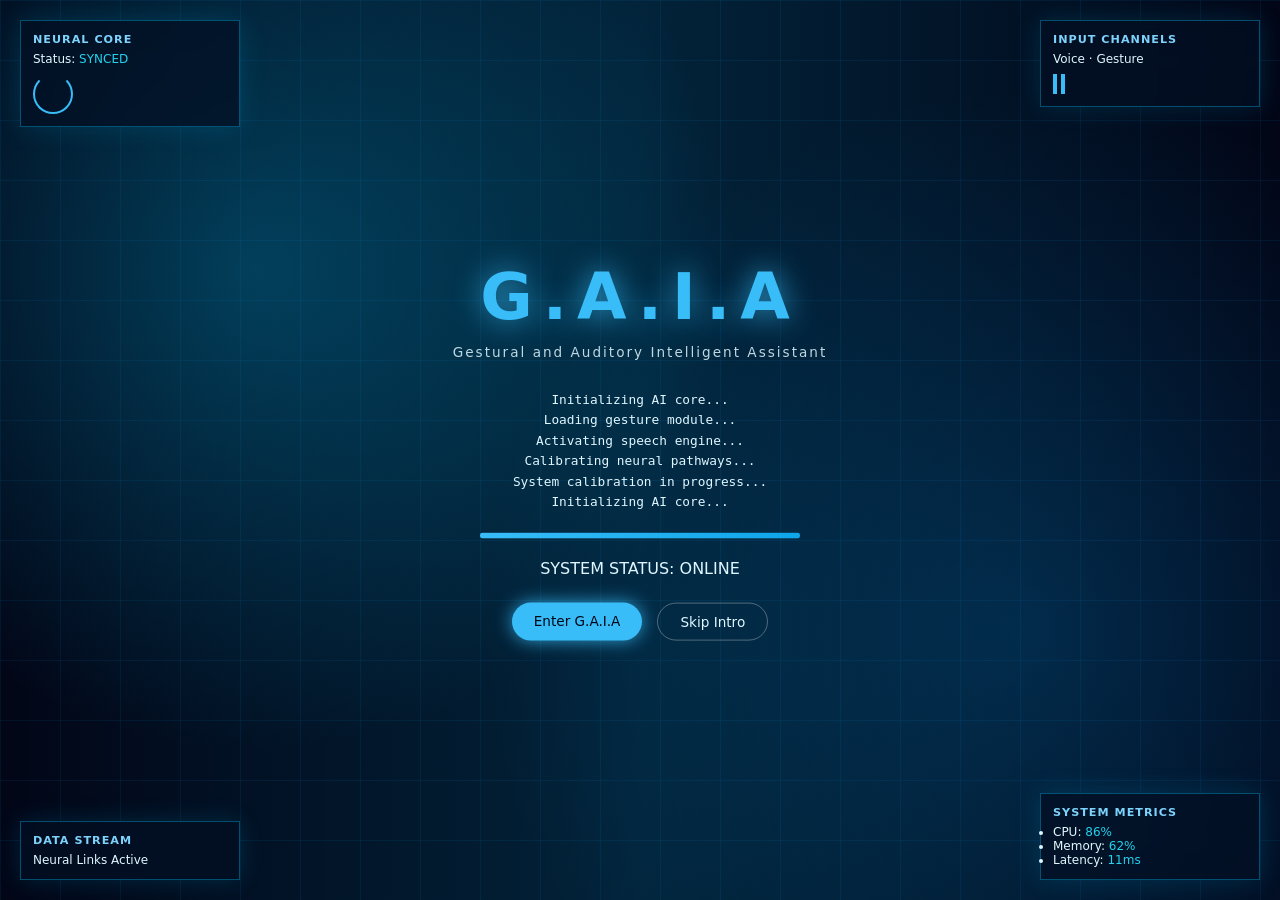
<file: gaia-intro.html>
<!DOCTYPE html>
<html lang="en">
<head>
    <meta charset="UTF-8">
    <meta name="viewport" content="width=device-width, initial-scale=1.0">
    <title>Initializing G.A.I.A</title>

    <!-- Description -->
    <meta name="description" content="Initializing G.A.I.A - Gestural and Auditory Intelligent Assistant">

    <!-- Icons -->
    <link rel="stylesheet" href="https://cdnjs.cloudflare.com/ajax/libs/font-awesome/6.5.0/css/all.min.css">

    <!-- Intro specific CSS (we add next) -->
    <link rel="stylesheet" href="gaia-intro.css">
</head>
<body>

<!-- ================= CINEMATIC WRAPPER ================= -->
<div class="gaia-intro">

    <!-- ================= BACKGROUND LAYERS ================= -->
    <div class="ai-grid"></div>
    <div class="scan-line"></div>
    <div class="particles"></div>

    <!-- ================= HUD CORNERS ================= -->

    <!-- Top Left -->
    <div class="hud hud-top-left">
        <h4>NEURAL CORE</h4>
        <p>Status: <span>SYNCED</span></p>
        <div class="hud-ring"></div>
    </div>

    <!-- Top Right -->
    <div class="hud hud-top-right">
        <h4>INPUT CHANNELS</h4>
        <p>Voice · Gesture</p>
        <div class="audio-bars"></div>
    </div>

    <!-- Bottom Left -->
    <div class="hud hud-bottom-left">
        <h4>DATA STREAM</h4>
        <p>Neural Links Active</p>
        <div class="data-lines"></div>
    </div>

    <!-- Bottom Right -->
    <div class="hud hud-bottom-right">
        <h4>SYSTEM METRICS</h4>
        <ul>
            <li>CPU: <span>86%</span></li>
            <li>Memory: <span>62%</span></li>
            <li>Latency: <span>11ms</span></li>
        </ul>
    </div>

    <!-- ================= CENTER CONTENT ================= -->
    <div class="intro-center">

        <h1 class="gaia-title">G.A.I.A</h1>
        <p class="gaia-subtitle">Gestural and Auditory Intelligent Assistant</p>

        <!-- Typing / System Logs -->
        <div class="system-log">
            <p>Initializing AI core...</p>
            <p>Loading gesture module...</p>
            <p>Activating speech engine...</p>
            <p>Calibrating neural pathways...</p>
            <p>System calibration in progress...</p>
        </div>

        <!-- Progress Bar -->
        <div class="progress-wrapper">
            <div class="progress-bar"></div>
        </div>

        <p class="system-status">
            SYSTEM STATUS: <span class="online">ONLINE</span>
        </p>

        <!-- Buttons -->
        <div class="intro-actions">
            <a href="gaia.html" class="btn enter-btn">Enter G.A.I.A</a>
            <a href="gaia.html" class="btn skip-btn">Skip Intro</a>
        </div>

    </div>

</div>

<!-- Intro JS (we add next) -->
<script src="gaia-intro.js"></script>
</body>
</html>
</file>
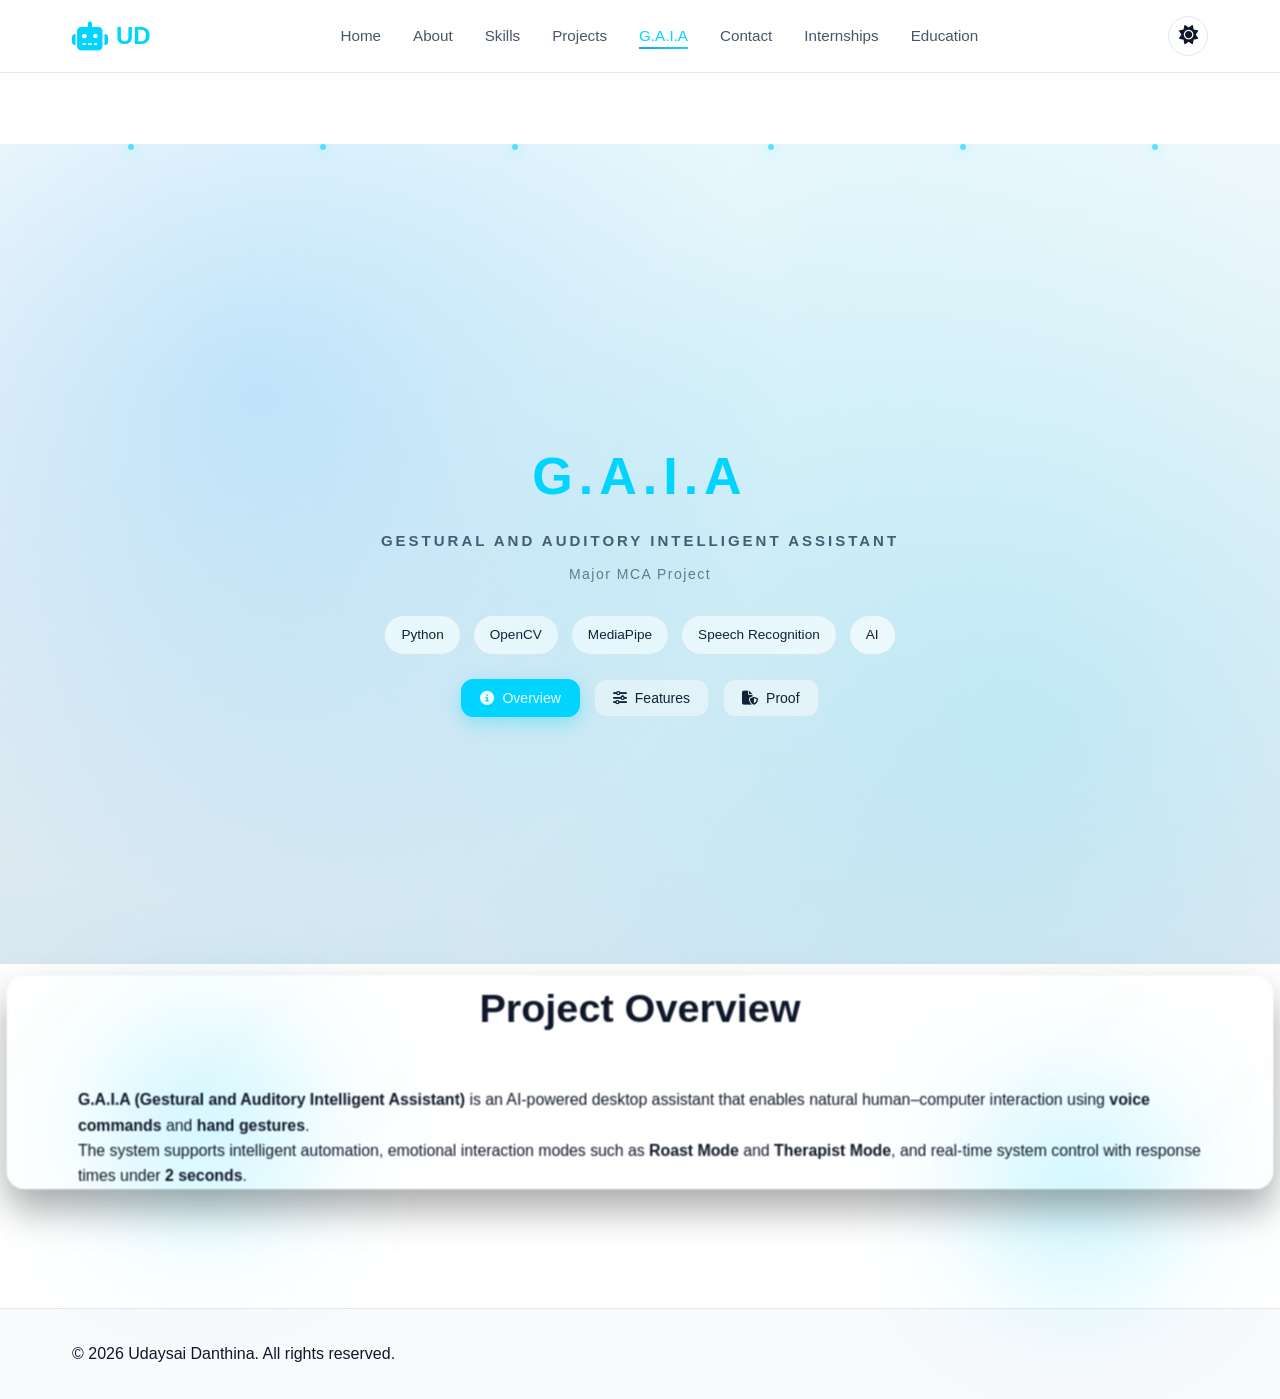
<file: gaia.html>
<!DOCTYPE html>
<html lang="en">
<head>
    <meta charset="UTF-8" />
    <meta name="viewport" content="width=device-width, initial-scale=1.0" />

    <meta name="description" content="G.A.I.A - Gestural and Auditory Intelligent Assistant | Major MCA Project by Udaysai Danthina" />
    <title>G.A.I.A Project | Udaysai Danthina</title>

    <link rel="stylesheet" href="styles.css" />
    <link rel="stylesheet" href="https://cdnjs.cloudflare.com/ajax/libs/font-awesome/6.5.0/css/all.min.css" />
</head>

<body>

<!-- ================= HEADER ================= -->
<header class="header">
    <nav class="nav-container">
        <div class="logo">
            <i class="fas fa-robot"></i>
            <span>UD</span>
        </div>

        <ul class="nav-menu">
            <li><a href="index.html">Home</a></li>
            <li><a href="about.html">About</a></li>
            <li><a href="skills.html">Skills</a></li>
            <li><a href="projects.html">Projects</a></li>
            <li><a href="gaia.html" class="active">G.A.I.A</a></li>
            <li><a href="contact.html">Contact</a></li>
            <li><a href="internships.html">Internships</a></li>
            <li><a href="education.html">Education</a></li>
        </ul>

        <div class="nav-right">
            <button class="theme-toggle" id="themeToggle">
                <i class="fas fa-moon"></i>
            </button>
            <button class="mobile-menu-toggle" id="mobileMenuToggle">
                <i class="fas fa-bars"></i>
            </button>
        </div>
    </nav>
</header>

<!-- ================= MAIN ================= -->
<main class="main-content page-content">

<!-- ================= HERO ================= -->
<section class="hero small-hero">
    <div class="ai-nodes">
        <span class="ai-node" style="left:10%; animation-delay:0s;"></span>
        <span class="ai-node" style="left:25%; animation-delay:2s;"></span>
        <span class="ai-node" style="left:40%; animation-delay:4s;"></span>
        <span class="ai-node" style="left:60%; animation-delay:1s;"></span>
        <span class="ai-node" style="left:75%; animation-delay:3s;"></span>
        <span class="ai-node" style="left:90%; animation-delay:5s;"></span>
    </div>

    <div class="container">

        <div class="gaia-title-group">
            <h1 class="gaia-title">G.A.I.A</h1>
            <p class="gaia-full-form">
                Gestural and Auditory Intelligent Assistant
            </p>

            <p class="gaia-subtitle">
                Major MCA Project
            </p>

        </div>

        <div class="project-tags">
            <span class="tag">Python</span>
            <span class="tag">OpenCV</span>
            <span class="tag">MediaPipe</span>
            <span class="tag">Speech Recognition</span>
            <span class="tag">AI</span>
        </div>

        <!-- GAIA TABS -->
        <div class="gaia-tabs">
            <button class="gaia-tab active" data-tab="overview">
                <i class="fas fa-circle-info"></i> Overview
            </button>
            <button class="gaia-tab" data-tab="features">
                <i class="fas fa-sliders"></i> Features
            </button>
            <button class="gaia-tab" data-tab="proof">
                <i class="fas fa-file-shield"></i> Proof
            </button>
        </div>

    </div>
</section>

<!-- ================= OVERVIEW TAB ================= -->
<section class="gaia-section active" id="overview">
    <div class="content-section">
        <div class="container">
            <h2 class="section-title">Project Overview</h2>

            <p>
                <strong>G.A.I.A (Gestural and Auditory Intelligent Assistant)</strong> is an AI-powered
                desktop assistant that enables natural human–computer interaction using
                <strong>voice commands</strong> and <strong>hand gestures</strong>.
            </p>

            <p>
                The system supports intelligent automation, emotional interaction modes such as
                <strong>Roast Mode</strong> and <strong>Therapist Mode</strong>, and real-time system
                control with response times under <strong>2 seconds</strong>.
            </p>
        </div>
    </div>
</section>

<!-- ================= FEATURES TAB ================= -->
<section class="gaia-section" id="features">
    <div class="content-section bg-alt">
        <div class="container">
            <h2 class="section-title">Key Features</h2>

            <div class="highlights-grid">

                <div class="highlight-card">
                    <i class="fas fa-microphone"></i>
                    <h3>Voice Control</h3>
                    <p>Execute commands, play music, search, translate languages using speech.</p>
                </div>

                <div class="highlight-card">
                    <i class="fas fa-hand-paper"></i>
                    <h3>Gesture Control</h3>
                    <p>Control music and applications using real-time hand gestures via webcam.</p>
                </div>

                <div class="highlight-card">
                    <i class="fas fa-brain"></i>
                    <h3>Emotional Intelligence</h3>
                    <p>Human-like responses, roast mode, therapist mode, and sarcasm.</p>
                </div>

                <div class="highlight-card">
                    <i class="fas fa-desktop"></i>
                    <h3>System Automation</h3>
                    <p>Open apps, control volume & brightness, screenshots, automation tasks.</p>
                </div>

            </div>
        </div>
    </div>
</section>

<!-- ================= PROOF TAB ================= -->
<section class="gaia-section" id="proof">

    <!-- PROJECT IMAGES -->
    <div class="content-section">
        <div class="container">
            <h2 class="section-title">Project Screenshots</h2>
            <p>System outputs showcasing voice and gesture-based interactions.</p>

            <a href="assets/project images.pdf" target="_blank" class="btn btn-primary">
                <i class="fas fa-image"></i> View Project Images
            </a>
        </div>
    </div>

    <!-- DOCUMENTATION -->
    <div class="content-section bg-alt">
        <div class="container">
            <h2 class="section-title">Project Documentation</h2>
            <p>Complete MCA project report including methodology, design, and results.</p>

            <a href="assets/FIRST REVIEW.pdf" target="_blank" class="btn btn-outline">
                <i class="fas fa-file-alt"></i> View Project Report
            </a>
        </div>
    </div>

    <!-- RESEARCH PAPER -->
    <div class="content-section">
        <div class="container">
            <h2 class="section-title">Research Paper</h2>
            <p>
                Published paper titled <strong>“Gestural and Auditory Intelligent Assistant”</strong>.
            </p>

            <a href="assets/paper.pdf" target="_blank" class="btn btn-primary">
                <i class="fas fa-book-open"></i> Read My Paper
            </a>
        </div>
    </div>

    <!-- CERTIFICATE -->
    <div class="content-section bg-alt">
        <div class="container">
            <h2 class="section-title">Publication Certificate</h2>
            <p>
                Published in <strong>IJETRM</strong> (Impact Factor: 8.232 – 2025).
            </p>

            <a href="certificates/IJETRM CERTIFICATE_JULY35.pdf" target="_blank" class="btn btn-outline">
                <i class="fas fa-award"></i> View Publication Certificate
            </a>
        </div>
    </div>

</section>

</main>

<!-- ================= FOOTER ================= -->
<footer class="footer">
    <div class="container">
        <div class="footer-content">
            <p>© 2026 Udaysai Danthina. All rights reserved.</p>
        </div>
    </div>
</footer>

<script src="script.js"></script>
</body>
</html>
</file>
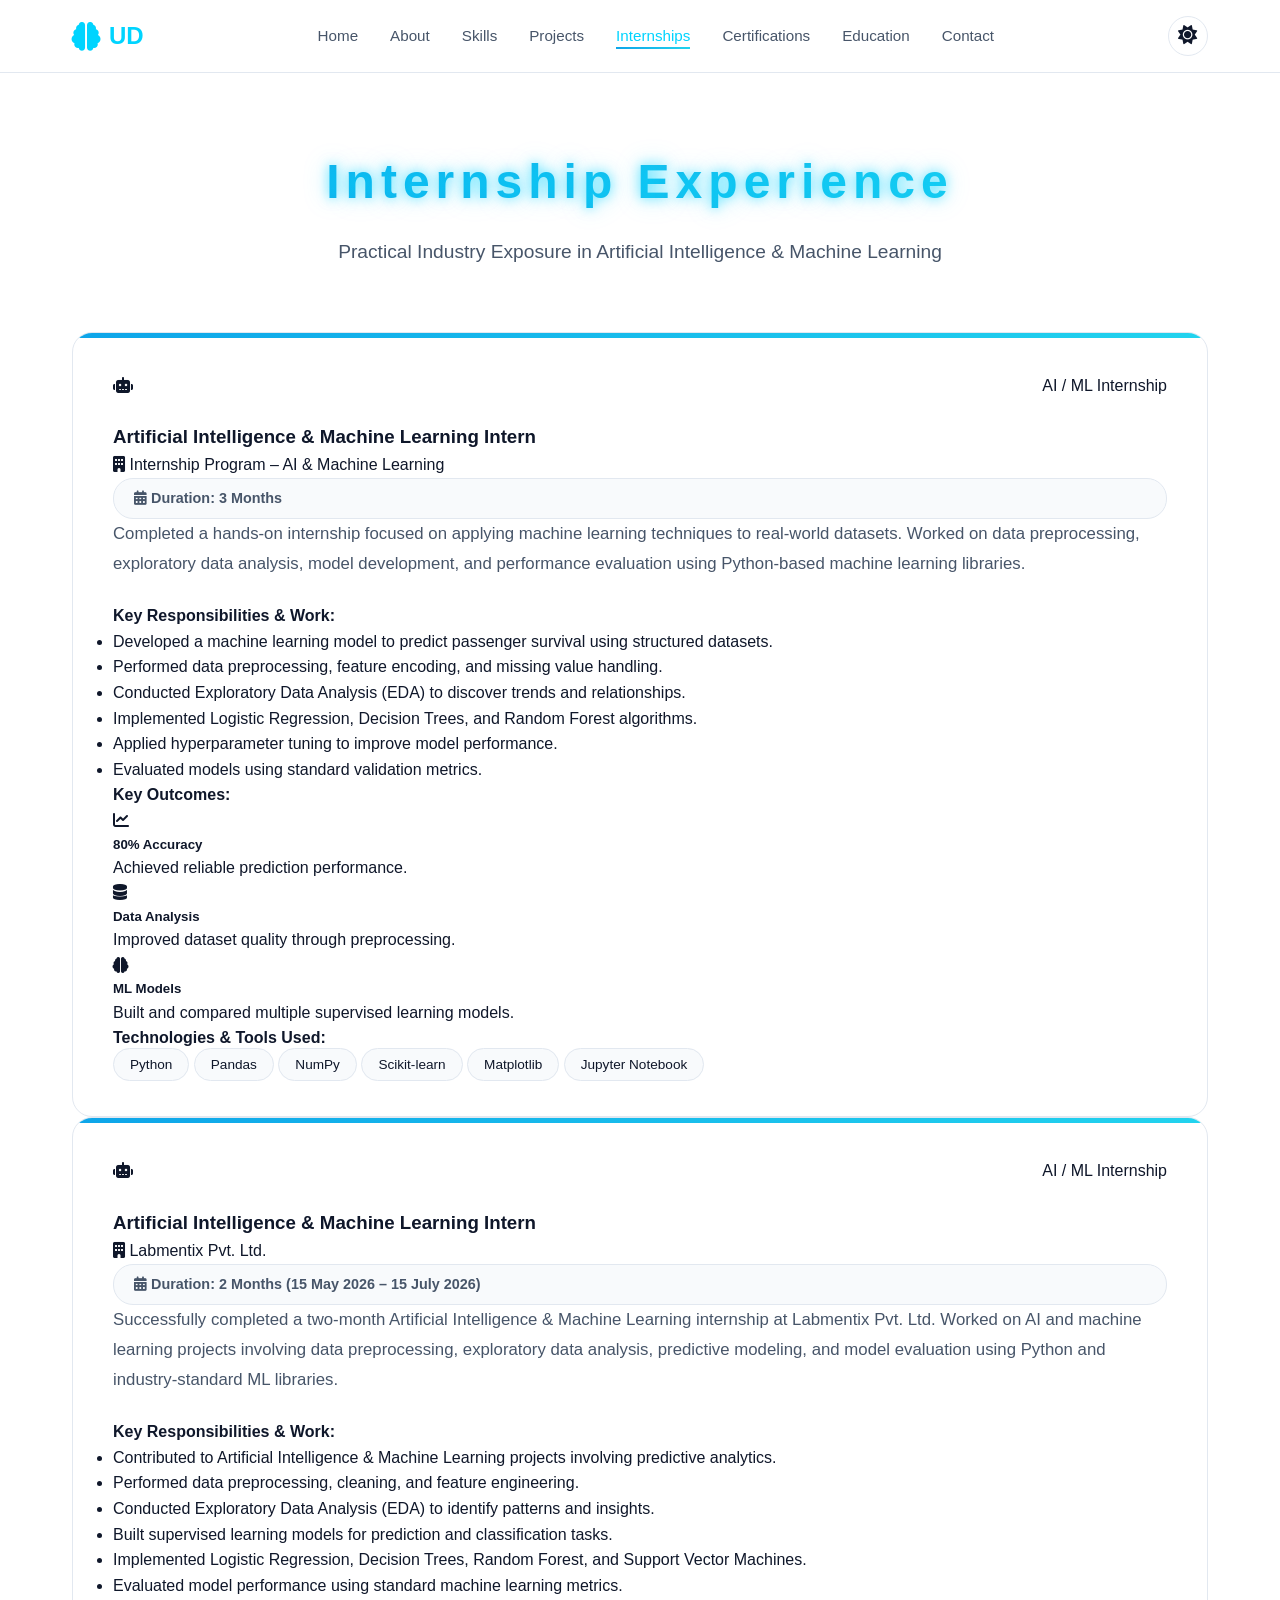
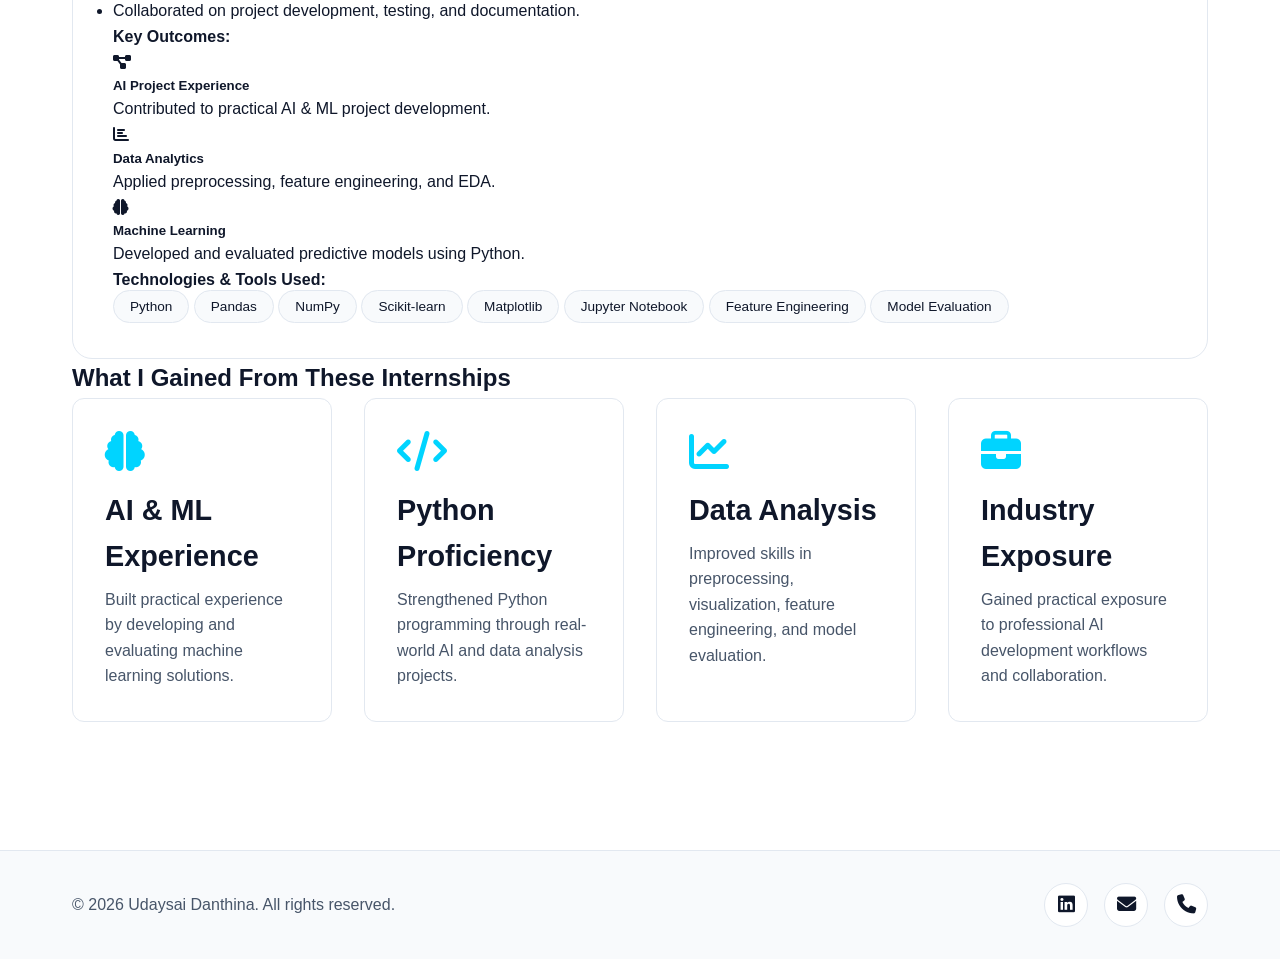
<file: internships.html>
<!DOCTYPE html>
<html lang="en">
<head>
<meta charset="UTF-8">
<meta name="viewport" content="width=device-width, initial-scale=1.0">
<meta name="description" content="Internship Experience - Udaysai Danthina | AI & Machine Learning">
<title>Internships | Udaysai Danthina</title>
<link rel="stylesheet" href="styles.css">
<link rel="stylesheet" href="https://cdnjs.cloudflare.com/ajax/libs/font-awesome/6.5.0/css/all.min.css">
</head>
<body>

<header class="header">
<nav class="nav-container">
<div class="logo"><i class="fas fa-brain"></i><span>UD</span></div>

<ul class="nav-menu">
<li><a href="index.html">Home</a></li>
<li><a href="about.html">About</a></li>
<li><a href="skills.html">Skills</a></li>
<li><a href="projects.html">Projects</a></li>
<li><a href="internships.html" class="active">Internships</a></li>
<li><a href="certifications.html">Certifications</a></li>
<li><a href="education.html">Education</a></li>
<li><a href="contact.html">Contact</a></li>
</ul>

<div class="nav-right">
<button class="theme-toggle" id="themeToggle"><i class="fas fa-moon"></i></button>
<button class="mobile-menu-toggle" id="mobileMenuToggle"><i class="fas fa-bars"></i></button>
</div>
</nav>
</header>

<main class="main-content page-content">
<section class="internship-section">
<div class="container">

<div class="page-header">
<h1 class="page-title">Internship Experience</h1>
<p class="page-subtitle">Practical Industry Exposure in Artificial Intelligence & Machine Learning</p>
</div>

<!-- ================= FIRST INTERNSHIP ================= -->

<div class="internship-card featured">

<div class="internship-header">
<div class="internship-icon"><i class="fas fa-robot"></i></div>
<span class="internship-badge">AI / ML Internship</span>
</div>

<h3>Artificial Intelligence & Machine Learning Intern</h3>

<p class="internship-org">
<i class="fas fa-building"></i>
Internship Program – AI & Machine Learning
</p>

<p class="internship-duration">
<i class="fas fa-calendar-alt"></i>
Duration: 3 Months
</p>

<p class="internship-description">
Completed a hands-on internship focused on applying machine learning techniques to real-world datasets.
Worked on data preprocessing, exploratory data analysis, model development, and performance evaluation
using Python-based machine learning libraries.
</p>

<div class="internship-details">
<h4>Key Responsibilities & Work:</h4>
<ul>
<li>Developed a machine learning model to predict passenger survival using structured datasets.</li>
<li>Performed data preprocessing, feature encoding, and missing value handling.</li>
<li>Conducted Exploratory Data Analysis (EDA) to discover trends and relationships.</li>
<li>Implemented Logistic Regression, Decision Trees, and Random Forest algorithms.</li>
<li>Applied hyperparameter tuning to improve model performance.</li>
<li>Evaluated models using standard validation metrics.</li>
</ul>
</div>

<div class="internship-results">
<h4>Key Outcomes:</h4>
<div class="results-grid">

<div class="result-card">
<i class="fas fa-chart-line"></i>
<h5>80% Accuracy</h5>
<p>Achieved reliable prediction performance.</p>
</div>

<div class="result-card">
<i class="fas fa-database"></i>
<h5>Data Analysis</h5>
<p>Improved dataset quality through preprocessing.</p>
</div>

<div class="result-card">
<i class="fas fa-brain"></i>
<h5>ML Models</h5>
<p>Built and compared multiple supervised learning models.</p>
</div>

</div>
</div>

<div class="internship-tools">
<h4>Technologies & Tools Used:</h4>
<div class="tools-tags">
<span class="tag">Python</span>
<span class="tag">Pandas</span>
<span class="tag">NumPy</span>
<span class="tag">Scikit-learn</span>
<span class="tag">Matplotlib</span>
<span class="tag">Jupyter Notebook</span>
</div>
</div>

</div>

<!-- ================= SECOND INTERNSHIP ================= -->

<div class="internship-card featured">

<div class="internship-header">
<div class="internship-icon"><i class="fas fa-robot"></i></div>
<span class="internship-badge">AI / ML Internship</span>
</div>

<h3>Artificial Intelligence & Machine Learning Intern</h3>

<p class="internship-org">
<i class="fas fa-building"></i>
Labmentix Pvt. Ltd.
</p>

<p class="internship-duration">
<i class="fas fa-calendar-alt"></i>
Duration: 2 Months (15 May 2026 – 15 July 2026)
</p>

<p class="internship-description">
Successfully completed a two-month Artificial Intelligence & Machine Learning internship at Labmentix Pvt. Ltd.
Worked on AI and machine learning projects involving data preprocessing, exploratory data analysis,
predictive modeling, and model evaluation using Python and industry-standard ML libraries.
</p>

<div class="internship-details">
<h4>Key Responsibilities & Work:</h4>
<ul>
<li>Contributed to Artificial Intelligence & Machine Learning projects involving predictive analytics.</li>
<li>Performed data preprocessing, cleaning, and feature engineering.</li>
<li>Conducted Exploratory Data Analysis (EDA) to identify patterns and insights.</li>
<li>Built supervised learning models for prediction and classification tasks.</li>
<li>Implemented Logistic Regression, Decision Trees, Random Forest, and Support Vector Machines.</li>
<li>Evaluated model performance using standard machine learning metrics.</li>
<li>Collaborated on project development, testing, and documentation.</li>
</ul>
</div>

<div class="internship-results">
<h4>Key Outcomes:</h4>
<div class="results-grid">

<div class="result-card">
<i class="fas fa-project-diagram"></i>
<h5>AI Project Experience</h5>
<p>Contributed to practical AI & ML project development.</p>
</div>

<div class="result-card">
<i class="fas fa-chart-bar"></i>
<h5>Data Analytics</h5>
<p>Applied preprocessing, feature engineering, and EDA.</p>
</div>

<div class="result-card">
<i class="fas fa-brain"></i>
<h5>Machine Learning</h5>
<p>Developed and evaluated predictive models using Python.</p>
</div>

</div>
</div>

<div class="internship-tools">
<h4>Technologies & Tools Used:</h4>
<div class="tools-tags">
<span class="tag">Python</span>
<span class="tag">Pandas</span>
<span class="tag">NumPy</span>
<span class="tag">Scikit-learn</span>
<span class="tag">Matplotlib</span>
<span class="tag">Jupyter Notebook</span>
<span class="tag">Feature Engineering</span>
<span class="tag">Model Evaluation</span>
</div>
</div>

</div>

<!-- ================= SHARED SUMMARY ================= -->

<div class="learning-summary">
<h2>What I Gained From These Internships</h2>

<div class="summary-grid">

<div class="summary-card">
<i class="fas fa-brain"></i>
<h3>AI & ML Experience</h3>
<p>Built practical experience by developing and evaluating machine learning solutions.</p>
</div>

<div class="summary-card">
<i class="fas fa-code"></i>
<h3>Python Proficiency</h3>
<p>Strengthened Python programming through real-world AI and data analysis projects.</p>
</div>

<div class="summary-card">
<i class="fas fa-chart-line"></i>
<h3>Data Analysis</h3>
<p>Improved skills in preprocessing, visualization, feature engineering, and model evaluation.</p>
</div>

<div class="summary-card">
<i class="fas fa-briefcase"></i>
<h3>Industry Exposure</h3>
<p>Gained practical exposure to professional AI development workflows and collaboration.</p>
</div>

</div>
</div>

</div>
</section>
</main>

<footer class="footer">
<div class="container">
<div class="footer-content">
<div class="footer-left">
<p>© 2026 Udaysai Danthina. All rights reserved.</p>
</div>
<div class="footer-social">
<a href="https://www.linkedin.com/in/danthina-udaysai-057a87253" target="_blank"><i class="fab fa-linkedin"></i></a>
<a href="mailto:udaysai533@gmail.com"><i class="fas fa-envelope"></i></a>
<a href="tel:+916301074028"><i class="fas fa-phone"></i></a>
</div>
</div>
</div>
</footer>

<script src="script.js"></script>
</body>
</html>
</file>
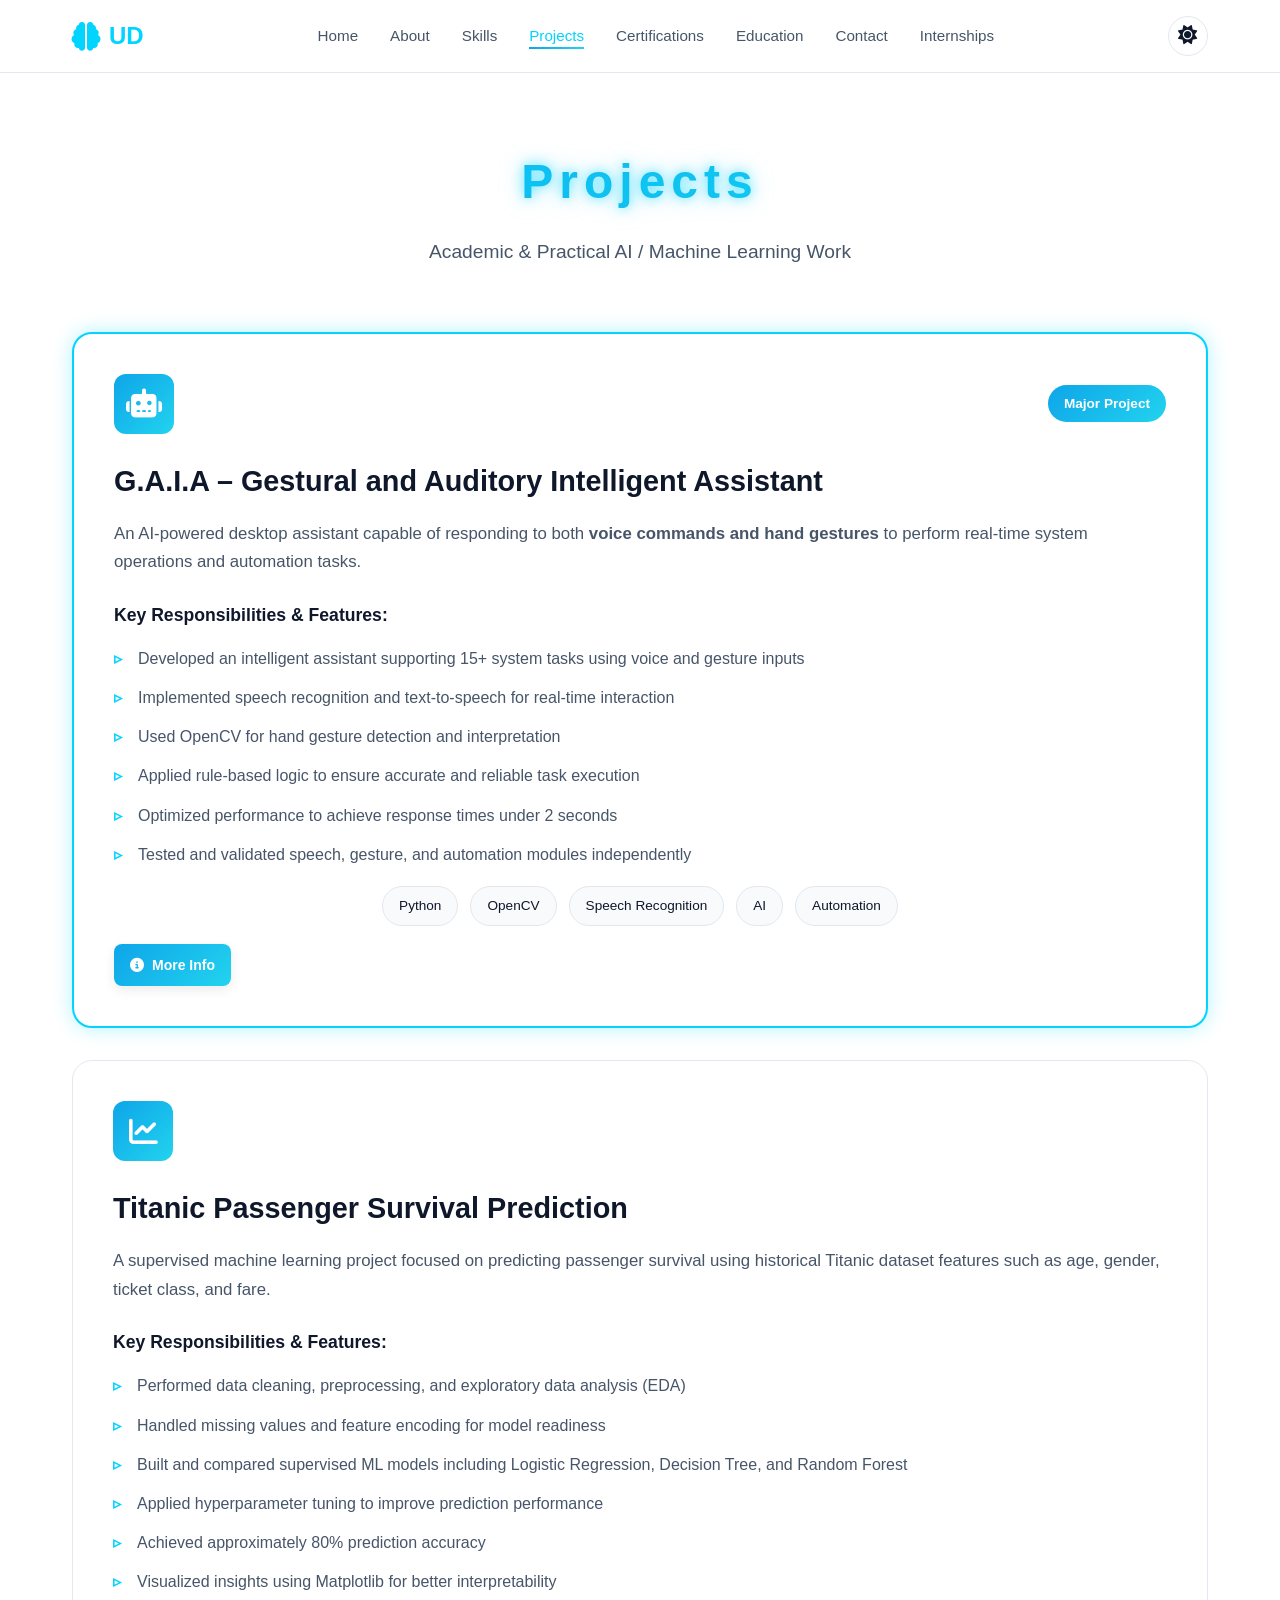
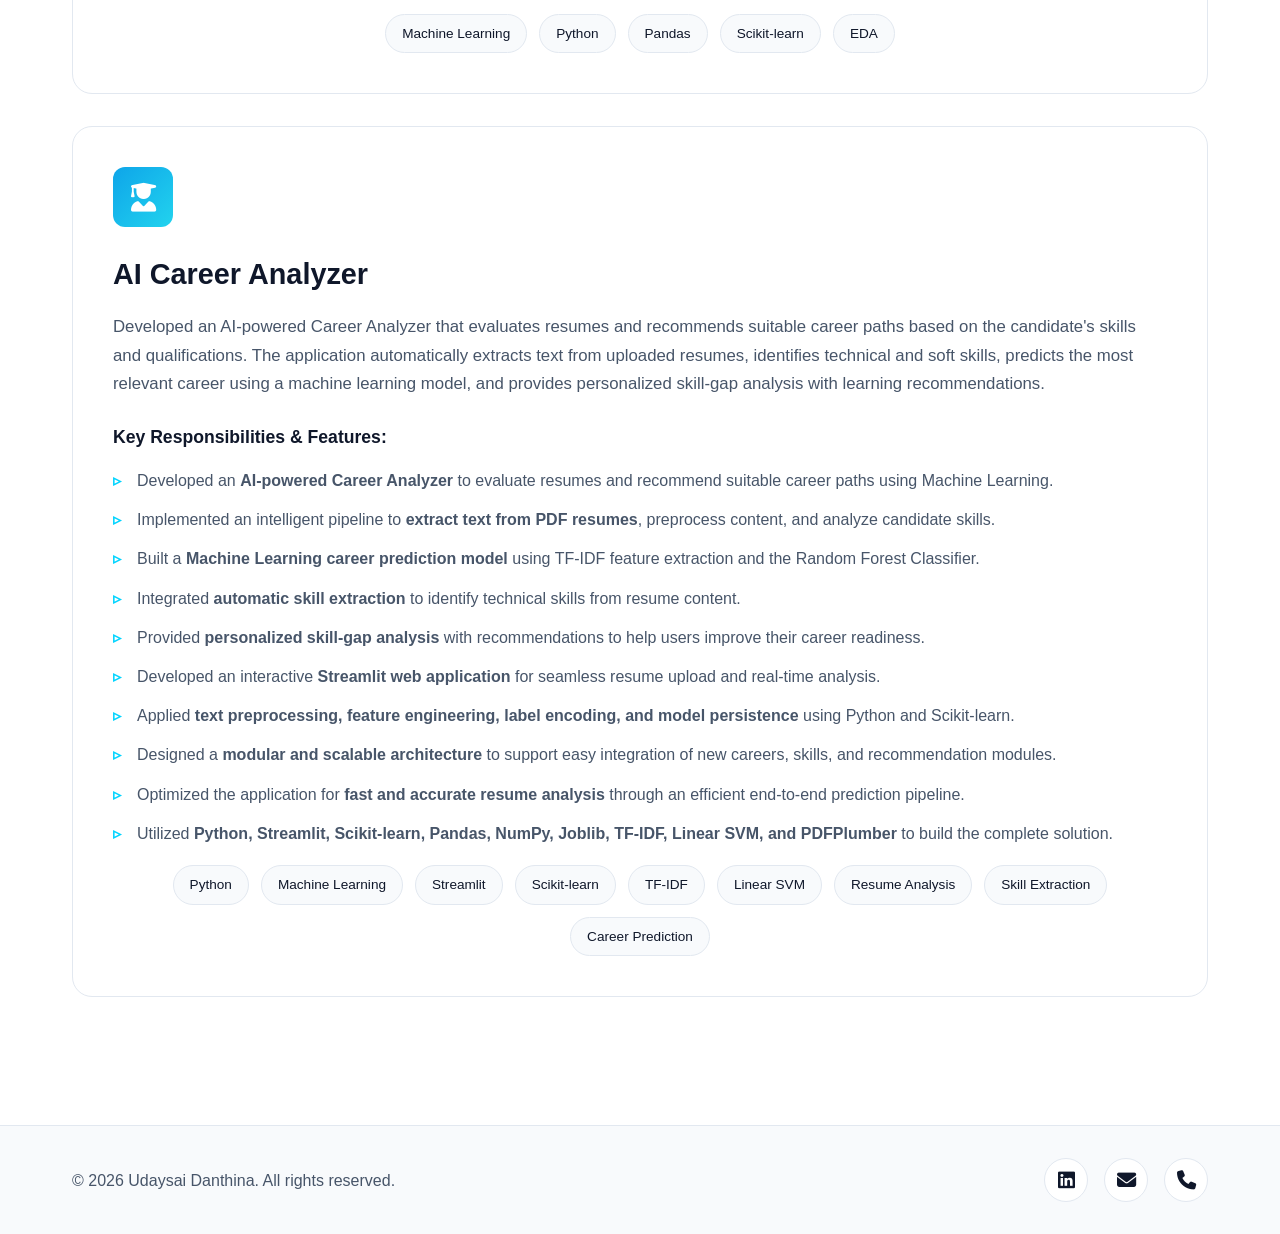
<file: projects.html>
<!DOCTYPE html>
<html lang="en">
<head>
    <meta charset="UTF-8" />
    <meta name="viewport" content="width=device-width, initial-scale=1.0" />

    <meta name="description" content="Projects - Udaysai Danthina | AI & Machine Learning Projects" />
    <title>Projects | Udaysai Danthina</title>

    <link rel="stylesheet" href="styles.css" />
    <link rel="stylesheet" href="https://cdnjs.cloudflare.com/ajax/libs/font-awesome/6.5.0/css/all.min.css" />
</head>

<body>

<!-- ================= HEADER ================= -->
<header class="header">
    <nav class="nav-container">
        <div class="logo">
            <i class="fas fa-brain"></i>
            <span>UD</span>
        </div>

        <ul class="nav-menu">
            <li><a href="index.html">Home</a></li>
            <li><a href="about.html">About</a></li>
            <li><a href="skills.html">Skills</a></li>
            <li><a href="projects.html" class="active">Projects</a></li>
            <li><a href="certifications.html">Certifications</a></li>
            <li><a href="education.html">Education</a></li>
            <li><a href="contact.html">Contact</a></li>
            <li><a href="internships.html">Internships</a></li>
        </ul>

        <div class="nav-right">
            <button class="theme-toggle" id="themeToggle">
                <i class="fas fa-moon"></i>
            </button>
            <button class="mobile-menu-toggle" id="mobileMenuToggle">
                <i class="fas fa-bars"></i>
            </button>
        </div>
    </nav>
</header>

<!-- ================= MAIN ================= -->
<main class="main-content page-content">

<section class="projects-section">
    <div class="container">

        <!-- PAGE HEADER -->
        <div class="page-header">
            <h1 class="page-title">Projects</h1>
            <p class="page-subtitle">
                Academic & Practical AI / Machine Learning Work
            </p>
        </div>

        <!-- PROJECTS GRID -->
        <div class="projects-grid">

            <!-- ================= GAIA PROJECT ================= -->
            <div class="project-card featured">

                <div class="project-header">
                    <div class="project-icon">
                        <i class="fas fa-robot"></i>
                    </div>
                    <span class="project-badge">Major Project</span>
                </div>

                <h3>G.A.I.A – Gestural and Auditory Intelligent Assistant</h3>

                <p class="project-description">
                    An AI-powered desktop assistant capable of responding to both
                    <strong>voice commands and hand gestures</strong> to perform
                    real-time system operations and automation tasks.
                </p>

                <div class="project-details">
                    <h4>Key Responsibilities & Features:</h4>
                    <ul>
                        <li>Developed an intelligent assistant supporting 15+ system tasks using voice and gesture inputs</li>
                        <li>Implemented speech recognition and text-to-speech for real-time interaction</li>
                        <li>Used OpenCV for hand gesture detection and interpretation</li>
                        <li>Applied rule-based logic to ensure accurate and reliable task execution</li>
                        <li>Optimized performance to achieve response times under 2 seconds</li>
                        <li>Tested and validated speech, gesture, and automation modules independently</li>
                    </ul>
                </div>

                <div class="project-tags">
                    <span class="tag">Python</span>
                    <span class="tag">OpenCV</span>
                    <span class="tag">Speech Recognition</span>
                    <span class="tag">AI</span>
                    <span class="tag">Automation</span>
                </div>

                <div class="project-actions">
                    <a href="gaia-intro.html" class="btn btn-primary gaia-link">
                    <i class="fas fa-circle-info"></i>
                    More Info
                    </a>
                </div>

            </div>

            <!-- ================= TITANIC PROJECT ================= -->
            <div class="project-card">

                <div class="project-header">
                    <div class="project-icon">
                        <i class="fas fa-chart-line"></i>
                    </div>
                </div>

                <h3>Titanic Passenger Survival Prediction</h3>

                <p class="project-description">
                    A supervised machine learning project focused on predicting
                    passenger survival using historical Titanic dataset features
                    such as age, gender, ticket class, and fare.
                </p>

                <div class="project-details">
                    <h4>Key Responsibilities & Features:</h4>
                    <ul>
                        <li>Performed data cleaning, preprocessing, and exploratory data analysis (EDA)</li>
                        <li>Handled missing values and feature encoding for model readiness</li>
                        <li>Built and compared supervised ML models including Logistic Regression,
                            Decision Tree, and Random Forest</li>
                        <li>Applied hyperparameter tuning to improve prediction performance</li>
                        <li>Achieved approximately 80% prediction accuracy</li>
                        <li>Visualized insights using Matplotlib for better interpretability</li>
                    </ul>
                </div>

                <div class="project-tags">
                    <span class="tag">Machine Learning</span>
                    <span class="tag">Python</span>
                    <span class="tag">Pandas</span>
                    <span class="tag">Scikit-learn</span>
                    <span class="tag">EDA</span>
                </div>

            </div>

            <div class="project-card">

            <div class="project-header">
                <div class="project-icon">
                    <i class="fas fa-user-graduate"></i>
                </div>
            </div>

            <h3>AI Career Analyzer</h3>

            <p class="project-description">
                Developed an AI-powered Career Analyzer that evaluates resumes and recommends 
                suitable career paths based on the candidate's skills and qualifications. 
                The application automatically extracts text from uploaded resumes, identifies technical and 
                soft skills, predicts the most relevant career using a machine learning model, 
                and provides personalized skill-gap analysis with learning recommendations.
            </p>

            <div class="project-details">
                <h4>Key Responsibilities & Features:</h4>
                <ul>
                    <li>Developed an <b>AI-powered Career Analyzer</b> to evaluate resumes and recommend suitable career paths using Machine Learning.</li>
                    <li>Implemented an intelligent pipeline to <b>extract text from PDF resumes</b>, preprocess content, and analyze candidate skills.</li>
                    <li>Built a <b>Machine Learning career prediction model</b> using TF-IDF feature extraction and the Random Forest Classifier.</li>
                    <li>Integrated <b>automatic skill extraction</b> to identify technical skills from resume content.</li>
                    <li>Provided <b>personalized skill-gap analysis</b> with recommendations to help users improve their career readiness.</li>
                    <li>Developed an interactive <b>Streamlit web application</b> for seamless resume upload and real-time analysis.</li>
                    <li>Applied <b>text preprocessing, feature engineering, label encoding, and model persistence</b> using Python and Scikit-learn.</li>
                    <li>Designed a <b>modular and scalable architecture</b> to support easy integration of new careers, skills, and recommendation modules.</li>
                    <li>Optimized the application for <b>fast and accurate resume analysis</b> through an efficient end-to-end prediction pipeline.</li>
                    <li>Utilized <b>Python, Streamlit, Scikit-learn, Pandas, NumPy, Joblib, TF-IDF, Linear SVM, and PDFPlumber</b> to build the complete solution.</li>
                </ul>

            </div>

            <div class="project-tags">
                <span class="tag">Python</span>
                <span class="tag">Machine Learning</span>
                <span class="tag">Streamlit</span>
                <span class="tag">Scikit-learn</span>
                <span class="tag">TF-IDF</span>
                <span class="tag">Linear SVM</span>
                <span class="tag">Resume Analysis</span>
                <span class="tag">Skill Extraction</span>
                <span class="tag">Career Prediction</span>
            </div>

        </div>

        </div>

    </div>
</section>

</main>

<!-- ================= FOOTER ================= -->
<footer class="footer">
    <div class="container">
        <div class="footer-content">

            <div class="footer-left">
                <p>© 2026 Udaysai Danthina. All rights reserved.</p>
            </div>

            <div class="footer-social">
                <a href="https://www.linkedin.com/in/danthina-udaysai-057a87253" target="_blank">
                    <i class="fab fa-linkedin"></i>
                </a>
                <a href="mailto:udaysai533@gmail.com">
                    <i class="fas fa-envelope"></i>
                </a>
                <a href="tel:+916301074028">
                    <i class="fas fa-phone"></i>
                </a>
            </div>

        </div>
    </div>
</footer>

<script src="script.js"></script>
</body>
</html>
</file>
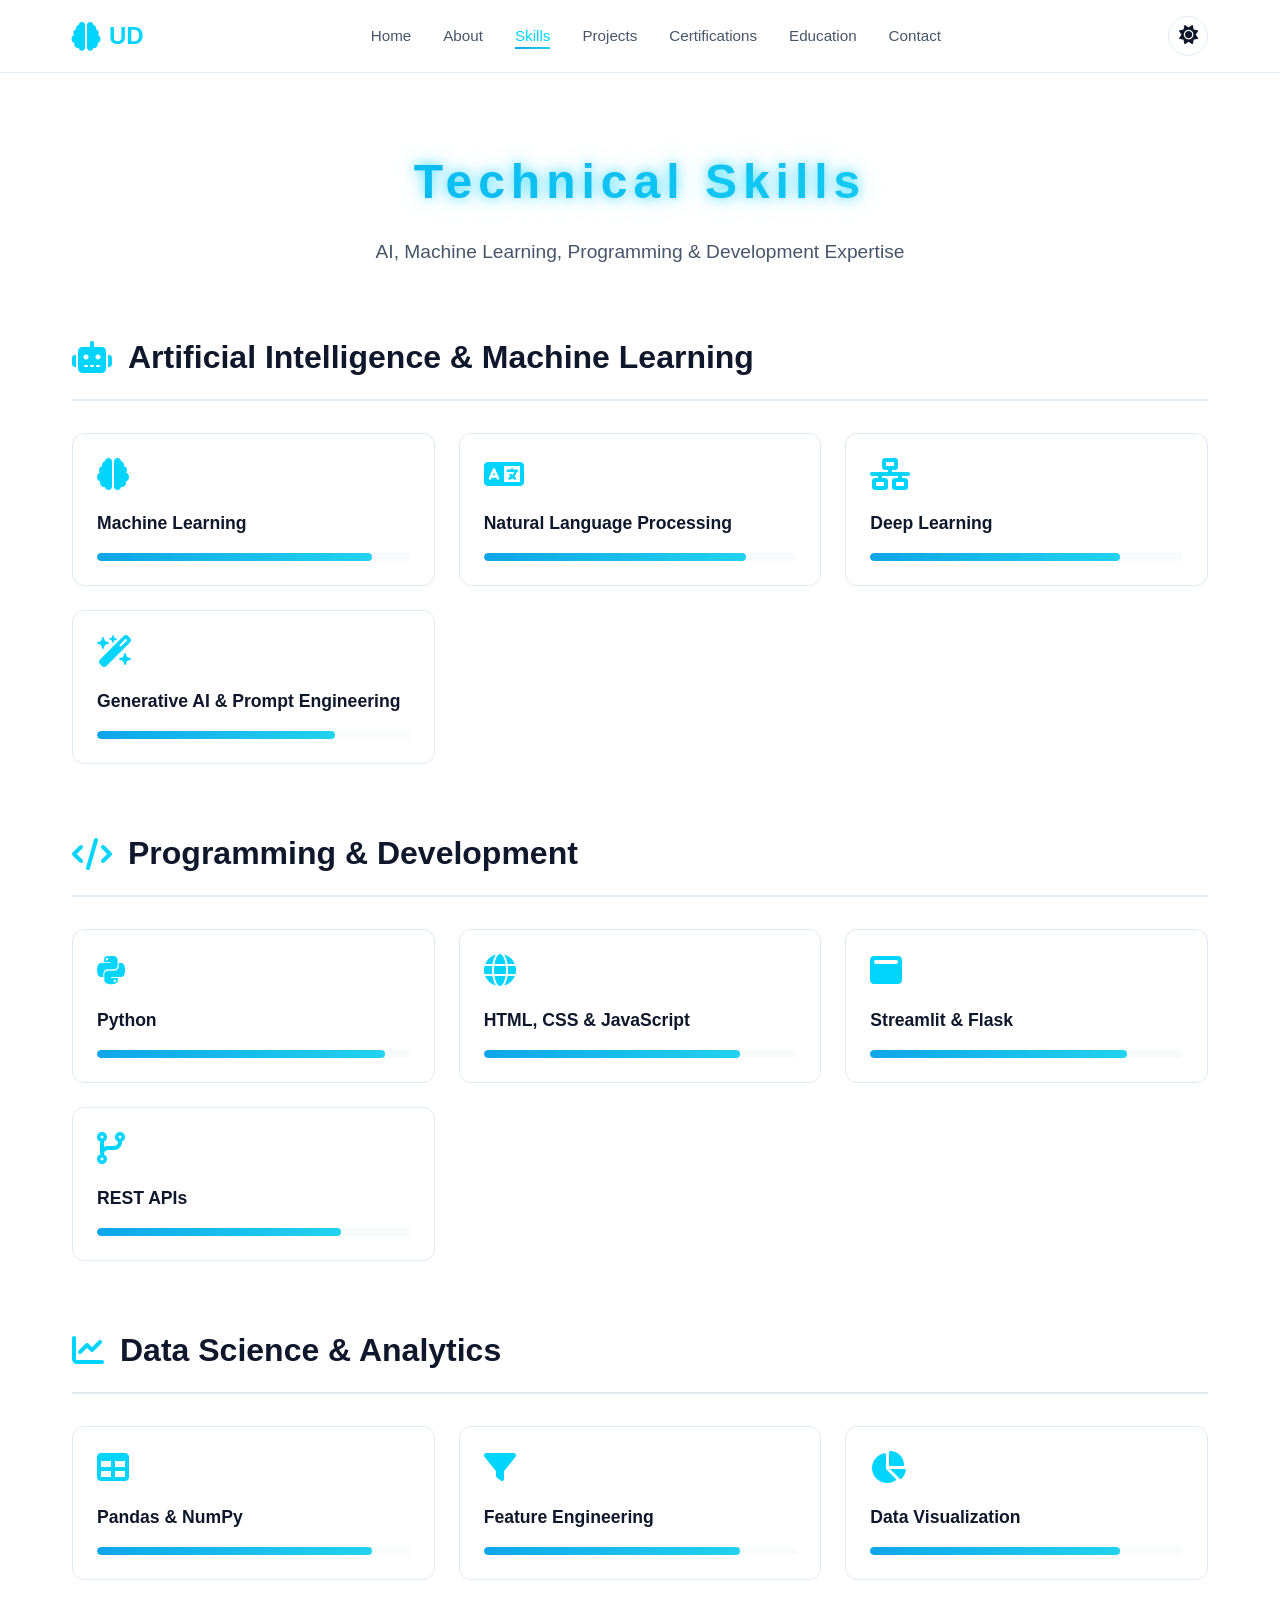
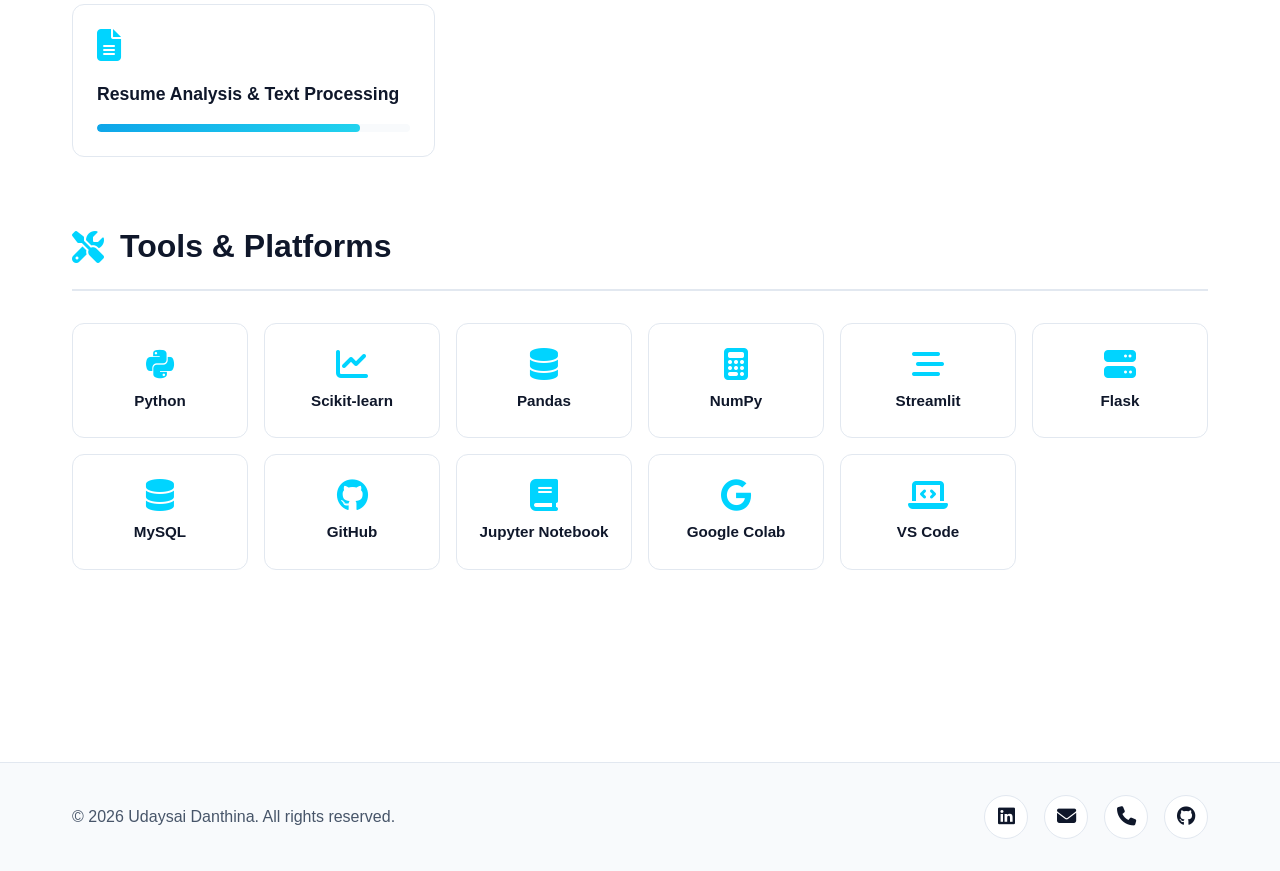
<file: skills.html>
<!DOCTYPE html>
<html lang="en">
<head>
<meta charset="UTF-8">
<meta name="viewport" content="width=device-width, initial-scale=1.0">
<meta name="description" content="Skills - Udaysai Danthina | AI, Machine Learning & Python">
<title>Skills | Udaysai Danthina</title>
<link rel="stylesheet" href="styles.css">
<link rel="stylesheet" href="https://cdnjs.cloudflare.com/ajax/libs/font-awesome/6.5.0/css/all.min.css">
</head>
<body>

<header class="header">
<nav class="nav-container">
<div class="logo"><i class="fas fa-brain"></i><span>UD</span></div>

<ul class="nav-menu">
<li><a href="index.html">Home</a></li>
<li><a href="about.html">About</a></li>
<li><a href="skills.html" class="active">Skills</a></li>
<li><a href="projects.html">Projects</a></li>
<li><a href="certifications.html">Certifications</a></li>
<li><a href="education.html">Education</a></li>
<li><a href="contact.html">Contact</a></li>
</ul>

<div class="nav-right">
<button class="theme-toggle" id="themeToggle"><i class="fas fa-moon"></i></button>
<button class="mobile-menu-toggle" id="mobileMenuToggle"><i class="fas fa-bars"></i></button>
</div>
</nav>
</header>

<main class="main-content page-content">

<section class="skills-section">
<div class="container">

<div class="page-header">
<h1 class="page-title">Technical Skills</h1>
<p class="page-subtitle">AI, Machine Learning, Programming & Development Expertise</p>
</div>

<div class="skills-category">
<div class="category-header">
<i class="fas fa-robot"></i>
<h2>Artificial Intelligence & Machine Learning</h2>
</div>

<div class="skills-grid">

<div class="skill-card">
<div class="skill-icon"><i class="fas fa-brain"></i></div>
<h3>Machine Learning</h3>
<div class="skill-bar"><div class="skill-progress" data-progress="88"></div></div>
</div>

<div class="skill-card">
<div class="skill-icon"><i class="fas fa-language"></i></div>
<h3>Natural Language Processing</h3>
<div class="skill-bar"><div class="skill-progress" data-progress="84"></div></div>
</div>

<div class="skill-card">
<div class="skill-icon"><i class="fas fa-network-wired"></i></div>
<h3>Deep Learning</h3>
<div class="skill-bar"><div class="skill-progress" data-progress="80"></div></div>
</div>

<div class="skill-card">
<div class="skill-icon"><i class="fas fa-wand-magic-sparkles"></i></div>
<h3>Generative AI & Prompt Engineering</h3>
<div class="skill-bar"><div class="skill-progress" data-progress="76"></div></div>
</div>

</div>
</div>

<div class="skills-category">
<div class="category-header">
<i class="fas fa-code"></i>
<h2>Programming & Development</h2>
</div>

<div class="skills-grid">

<div class="skill-card">
<div class="skill-icon"><i class="fab fa-python"></i></div>
<h3>Python</h3>
<div class="skill-bar"><div class="skill-progress" data-progress="92"></div></div>
</div>

<div class="skill-card">
<div class="skill-icon"><i class="fas fa-globe"></i></div>
<h3>HTML, CSS & JavaScript</h3>
<div class="skill-bar"><div class="skill-progress" data-progress="82"></div></div>
</div>

<div class="skill-card">
<div class="skill-icon"><i class="fas fa-window-maximize"></i></div>
<h3>Streamlit & Flask</h3>
<div class="skill-bar"><div class="skill-progress" data-progress="82"></div></div>
</div>

<div class="skill-card">
<div class="skill-icon"><i class="fas fa-code-branch"></i></div>
<h3>REST APIs</h3>
<div class="skill-bar"><div class="skill-progress" data-progress="78"></div></div>
</div>

</div>
</div>

<div class="skills-category">
<div class="category-header">
<i class="fas fa-chart-line"></i>
<h2>Data Science & Analytics</h2>
</div>

<div class="skills-grid">

<div class="skill-card">
<div class="skill-icon"><i class="fas fa-table"></i></div>
<h3>Pandas & NumPy</h3>
<div class="skill-bar"><div class="skill-progress" data-progress="88"></div></div>
</div>

<div class="skill-card">
<div class="skill-icon"><i class="fas fa-filter"></i></div>
<h3>Feature Engineering</h3>
<div class="skill-bar"><div class="skill-progress" data-progress="82"></div></div>
</div>

<div class="skill-card">
<div class="skill-icon"><i class="fas fa-chart-pie"></i></div>
<h3>Data Visualization</h3>
<div class="skill-bar"><div class="skill-progress" data-progress="80"></div></div>
</div>

<div class="skill-card">
<div class="skill-icon"><i class="fas fa-file-alt"></i></div>
<h3>Resume Analysis & Text Processing</h3>
<div class="skill-bar"><div class="skill-progress" data-progress="84"></div></div>
</div>

</div>
</div>

<div class="skills-category">
<div class="category-header">
<i class="fas fa-tools"></i>
<h2>Tools & Platforms</h2>
</div>

<div class="tools-grid">
<div class="tool-badge"><i class="fab fa-python"></i><span>Python</span></div>
<div class="tool-badge"><i class="fas fa-chart-line"></i><span>Scikit-learn</span></div>
<div class="tool-badge"><i class="fas fa-database"></i><span>Pandas</span></div>
<div class="tool-badge"><i class="fas fa-calculator"></i><span>NumPy</span></div>
<div class="tool-badge"><i class="fas fa-stream"></i><span>Streamlit</span></div>
<div class="tool-badge"><i class="fas fa-server"></i><span>Flask</span></div>
<div class="tool-badge"><i class="fas fa-database"></i><span>MySQL</span></div>
<div class="tool-badge"><i class="fab fa-github"></i><span>GitHub</span></div>
<div class="tool-badge"><i class="fas fa-book"></i><span>Jupyter Notebook</span></div>
<div class="tool-badge"><i class="fab fa-google"></i><span>Google Colab</span></div>
<div class="tool-badge"><i class="fas fa-laptop-code"></i><span>VS Code</span></div>
</div>

</div>

</div>
</section>

</main>

<footer class="footer">
<div class="container">
<div class="footer-content">
<div class="footer-left">
<p>© 2026 Udaysai Danthina. All rights reserved.</p>
</div>
<div class="footer-social">
<a href="https://www.linkedin.com/in/danthina-udaysai-057a87253" target="_blank"><i class="fab fa-linkedin"></i></a>
<a href="mailto:udaysai533@gmail.com"><i class="fas fa-envelope"></i></a>
<a href="tel:+916301074028"><i class="fas fa-phone"></i></a>
<a href="https://github.com/Udaysai2323" target="_blank"><i class="fab fa-github"></i></a>
</div>
</div>
</div>
</footer>

<script src="script.js"></script>
</body>
</html>
</file>
<file: styles.css>
:root {
    --primary-color: #00d4ff;
    --secondary-color: #0ea5e9;
    --accent-color: #22d3ee;
    --success-color: #10b981;
    --warning-color: #f59e0b;
    --error-color: #ef4444;

    --bg-primary: #ffffff;
    --bg-secondary: #f8fafc;
    --bg-tertiary: #f1f5f9;
    --bg-card: #ffffff;
    --bg-overlay: rgba(255, 255, 255, 0.8);

    --text-primary: #0f172a;
    --text-secondary: #475569;
    --text-tertiary: #64748b;
    --text-inverse: #ffffff;

    --border-color: #e2e8f0;
    --shadow-sm: 0 1px 3px rgba(0, 0, 0, 0.05);
    --shadow-md: 0 4px 12px rgba(0, 0, 0, 0.08);
    --shadow-lg: 0 10px 30px rgba(0, 0, 0, 0.1);
    --shadow-glow: 0 0 20px rgba(0, 212, 255, 0.3);

    --gradient-primary: linear-gradient(135deg, #0ea5e9 0%, #22d3ee 100%);
    --gradient-secondary: linear-gradient(135deg, #06b6d4 0%, #3b82f6 100%);
    --gradient-accent: linear-gradient(135deg, #00d4ff 0%, #0ea5e9 100%);

    --font-primary: 'Inter', -apple-system, BlinkMacSystemFont, 'Segoe UI', sans-serif;
    --font-mono: 'Fira Code', 'Courier New', monospace;

    --transition-speed: 0.3s;
    --border-radius: 12px;
    --border-radius-lg: 20px;
}

[data-theme="dark"] {
    --primary-color: #00d4ff;
    --secondary-color: #0ea5e9;
    --accent-color: #22d3ee;

    --bg-primary: #0f172a;
    --bg-secondary: #1e293b;
    --bg-tertiary: #334155;
    --bg-card: #1e293b;
    --bg-overlay: rgba(15, 23, 42, 0.8);

    --text-primary: #f8fafc;
    --text-secondary: #cbd5e1;
    --text-tertiary: #94a3b8;
    --text-inverse: #0f172a;

    --border-color: #334155;
    --shadow-sm: 0 1px 3px rgba(0, 0, 0, 0.3);
    --shadow-md: 0 4px 12px rgba(0, 0, 0, 0.5);
    --shadow-lg: 0 10px 30px rgba(0, 0, 0, 0.7);
    --shadow-glow: 0 0 30px rgba(0, 212, 255, 0.5);
}

* {
    margin: 0;
    padding: 0;
    box-sizing: border-box;
}

html {
    scroll-behavior: smooth;
}

body {
    font-family: var(--font-primary);
    background-color: var(--bg-primary);
    color: var(--text-primary);
    line-height: 1.6;
    overflow-x: hidden;
    transition: background-color var(--transition-speed), color var(--transition-speed);
}

.container {
    max-width: 1200px;
    margin: 0 auto;
    padding: 0 2rem;
}

.header {
    position: fixed;
    top: 0;
    left: 0;
    right: 0;
    z-index: 1000;
    background: var(--bg-overlay);
    backdrop-filter: blur(10px);
    border-bottom: 1px solid var(--border-color);
    transition: all var(--transition-speed);
}

.nav-container {
    max-width: 1200px;
    margin: 0 auto;
    padding: 1rem 2rem;
    display: flex;
    justify-content: space-between;
    align-items: center;
}

.logo {
    display: flex;
    align-items: center;
    gap: 0.5rem;
    font-size: 1.5rem;
    font-weight: 700;
    color: var(--primary-color);
    cursor: pointer;
}

.logo i {
    font-size: 1.8rem;
}

.nav-menu {
    display: flex;
    list-style: none;
    gap: 2rem;
}

.nav-menu a {
    color: var(--text-secondary);
    text-decoration: none;
    font-weight: 500;
    font-size: 0.95rem;
    transition: color var(--transition-speed);
    position: relative;
}

.nav-menu a::after {
    content: '';
    position: absolute;
    bottom: -5px;
    left: 0;
    width: 0;
    height: 2px;
    background: var(--gradient-primary);
    transition: width var(--transition-speed);
}

.nav-menu a:hover,
.nav-menu a.active {
    color: var(--primary-color);
}

.nav-menu a:hover::after,
.nav-menu a.active::after {
    width: 100%;
}

.nav-right {
    display: flex;
    align-items: center;
    gap: 1rem;
}

.theme-toggle {
    background: var(--bg-card);
    border: 1px solid var(--border-color);
    color: var(--text-primary);
    width: 40px;
    height: 40px;
    border-radius: 50%;
    cursor: pointer;
    display: flex;
    align-items: center;
    justify-content: center;
    font-size: 1.2rem;
    transition: all var(--transition-speed);
}

.theme-toggle:hover {
    background: var(--gradient-primary);
    color: white;
    box-shadow: var(--shadow-glow);
    transform: scale(1.05);
}

.mobile-menu-toggle {
    display: none;
    background: none;
    border: none;
    color: var(--text-primary);
    font-size: 1.5rem;
    cursor: pointer;
}

.main-content {
    margin-top: 80px;
    min-height: calc(100vh - 80px);
}

.hero {
    position: relative;
    min-height: calc(100vh - 80px);
    display: flex;
    align-items: center;
    justify-content: center;
    overflow: hidden;
    padding: 4rem 2rem;
}

.cyber-grid {
    position: absolute;
    top: 0;
    left: 0;
    right: 0;
    bottom: 0;
    background-image:
        linear-gradient(var(--border-color) 1px, transparent 1px),
        linear-gradient(90deg, var(--border-color) 1px, transparent 1px);
    background-size: 50px 50px;
    opacity: 0.1;
    animation: gridMove 20s linear infinite;
}

@keyframes gridMove {
    0% {
        transform: translate(0, 0);
    }
    100% {
        transform: translate(50px, 50px);
    }
}

.hero-content {
    max-width: 1200px;
    display: grid;
    grid-template-columns: 1fr 1fr;
    gap: 4rem;
    align-items: center;
    position: relative;
    z-index: 1;
}

.hero-text {
    animation: fadeInUp 1s ease-out;
}

.terminal-header {
    display: flex;
    gap: 0.5rem;
    margin-bottom: 1rem;
}

.terminal-dot {
    width: 12px;
    height: 12px;
    border-radius: 50%;
}

.terminal-dot.red {
    background: #ef4444;
}

.terminal-dot.yellow {
    background: #f59e0b;
}

.terminal-dot.green {
    background: #10b981;
}

.hero-greeting {
    font-size: 1.2rem;
    color: var(--text-secondary);
    margin-bottom: 0.5rem;
}

.hero-title {
    font-size: 3.5rem;
    font-weight: 800;
    background: var(--gradient-primary);
    -webkit-background-clip: text;
    -webkit-text-fill-color: transparent;
    background-clip: text;
    margin-bottom: 0.5rem;
    line-height: 1.2;
}

.hero-subtitle {
    font-size: 1.8rem;
    color: var(--text-secondary);
    margin-bottom: 1rem;
}

.hero-tagline {
    font-size: 1.1rem;
    color: var(--text-tertiary);
    margin-bottom: 2rem;
    max-width: 500px;
}

.hero-cta {
    display: flex;
    gap: 1rem;
    flex-wrap: wrap;
}

.btn {
    padding: 0.875rem 1.75rem;
    border-radius: var(--border-radius);
    font-weight: 600;
    text-decoration: none;
    display: inline-flex;
    align-items: center;
    gap: 0.5rem;
    transition: all var(--transition-speed);
    cursor: pointer;
    border: none;
    font-size: 1rem;
}

.btn-primary {
    background: var(--gradient-primary);
    color: white;
    box-shadow: var(--shadow-md);
}

.btn-primary:hover {
    box-shadow: var(--shadow-glow);
    transform: translateY(-2px);
}

.btn-secondary {
    background: var(--bg-card);
    color: var(--text-primary);
    border: 2px solid var(--border-color);
}

.btn-secondary:hover {
    border-color: var(--primary-color);
    color: var(--primary-color);
    transform: translateY(-2px);
}

.btn-outline {
    background: transparent;
    color: var(--primary-color);
    border: 2px solid var(--primary-color);
}

.btn-outline:hover {
    background: var(--primary-color);
    color: white;
    transform: translateY(-2px);
}

.btn-large {
    padding: 1rem 2rem;
    font-size: 1.1rem;
}

.hero-visual {
    animation: fadeInRight 1s ease-out;
}

.security-dashboard {
    background: var(--bg-card);
    border: 1px solid var(--border-color);
    border-radius: var(--border-radius-lg);
    padding: 2rem;
    box-shadow: var(--shadow-lg);
    backdrop-filter: blur(10px);
}

.dashboard-item {
    display: flex;
    align-items: center;
    gap: 1rem;
    padding: 1rem;
    margin-bottom: 1rem;
    background: var(--bg-secondary);
    border-radius: var(--border-radius);
    border-left: 4px solid var(--primary-color);
}

.dashboard-item i {
    font-size: 1.5rem;
    color: var(--primary-color);
}

.status-text {
    flex: 1;
    color: var(--text-secondary);
    font-size: 0.9rem;
}

.status-value {
    font-weight: 700;
    font-size: 1rem;
}

.status-value.secure {
    color: var(--success-color);
}

.status-value.active {
    color: var(--primary-color);
}

.counter {
    color: var(--text-primary);
}

.log-stream {
    margin-top: 1.5rem;
    background: var(--bg-primary);
    border-radius: var(--border-radius);
    padding: 1rem;
    font-family: var(--font-mono);
    font-size: 0.85rem;
}

.log-line {
    color: var(--primary-color);
    margin-bottom: 0.5rem;
    opacity: 0;
    animation: logAppear 0.5s ease-out forwards;
}

.log-line:nth-child(1) {
    animation-delay: 0.5s;
}

.log-line:nth-child(2) {
    animation-delay: 1s;
}

.log-line:nth-child(3) {
    animation-delay: 1.5s;
}

.log-line:nth-child(4) {
    animation-delay: 2s;
}

@keyframes logAppear {
    to {
        opacity: 1;
    }
}

.scroll-indicator {
    position: absolute;
    bottom: 2rem;
    left: 50%;
    transform: translateX(-50%);
    font-size: 2rem;
    color: var(--primary-color);
    animation: bounce 2s infinite;
}

@keyframes bounce {
    0%, 20%, 50%, 80%, 100% {
        transform: translateX(-50%) translateY(0);
    }
    40% {
        transform: translateX(-50%) translateY(-10px);
    }
    60% {
        transform: translateX(-50%) translateY(-5px);
    }
}

.quick-stats {
    padding: 4rem 0;
    background: var(--bg-secondary);
}

.stats-grid {
    display: grid;
    grid-template-columns: repeat(auto-fit, minmax(250px, 1fr));
    gap: 2rem;
}

.stat-card {
    background: var(--bg-card);
    padding: 2rem;
    border-radius: var(--border-radius);
    text-align: center;
    border: 1px solid var(--border-color);
    transition: all var(--transition-speed);
}

.stat-card:hover {
    transform: translateY(-5px);
    box-shadow: var(--shadow-lg);
    border-color: var(--primary-color);
}

.stat-card i {
    font-size: 2.5rem;
    color: var(--primary-color);
    margin-bottom: 1rem;
}

.stat-card h3 {
    font-size: 2.5rem;
    color: var(--text-primary);
    margin-bottom: 0.5rem;
}

.stat-card p {
    color: var(--text-secondary);
    font-size: 1rem;
}

.highlights {
    padding: 5rem 0;
}

.section-title {
    text-align: center;
    font-size: 2.5rem;
    font-weight: 700;
    margin-bottom: 3rem;
    color: var(--text-primary);
}

.highlights-grid {
    display: grid;
    grid-template-columns: repeat(auto-fit, minmax(300px, 1fr));
    gap: 2rem;
}

.highlight-card {
    background: var(--bg-card);
    padding: 2.5rem;
    border-radius: var(--border-radius-lg);
    border: 1px solid var(--border-color);
    transition: all var(--transition-speed);
}

.highlight-card:hover {
    transform: translateY(-5px);
    box-shadow: var(--shadow-lg);
    border-color: var(--primary-color);
}

.highlight-icon {
    width: 60px;
    height: 60px;
    background: var(--gradient-primary);
    border-radius: 50%;
    display: flex;
    align-items: center;
    justify-content: center;
    margin-bottom: 1.5rem;
    font-size: 1.8rem;
    color: white;
}

.highlight-card h3 {
    font-size: 1.5rem;
    margin-bottom: 1rem;
    color: var(--text-primary);
}

.highlight-card p {
    color: var(--text-secondary);
    line-height: 1.7;
}

.page-content {
    padding: 4rem 0;
}

.page-header {
    text-align: center;
    margin-bottom: 4rem;
    animation: fadeInUp 0.8s ease-out;
}

.page-title {
    font-size: 3rem;
    font-weight: 700;
    margin-bottom: 1rem;
    background: var(--gradient-primary);
    -webkit-background-clip: text;
    -webkit-text-fill-color: transparent;
    background-clip: text;
}

.page-subtitle {
    font-size: 1.2rem;
    color: var(--text-secondary);
}

.about-grid {
    display: grid;
    grid-template-columns: 1fr 2fr;
    gap: 3rem;
    margin-bottom: 4rem;
    animation: fadeInUp 1s ease-out;
}

.profile-card {
    background: var(--bg-card);
    border: 1px solid var(--border-color);
    border-radius: var(--border-radius-lg);
    padding: 2rem;
    text-align: center;
    position: sticky;
    top: 100px;
}

.profile-image-placeholder {
    width: 150px;
    height: 150px;
    background: var(--gradient-primary);
    border-radius: 50%;
    display: flex;
    align-items: center;
    justify-content: center;
    margin: 0 auto 1.5rem;
    font-size: 4rem;
    color: white;
}

.profile-info h3 {
    font-size: 1.5rem;
    margin-bottom: 0.5rem;
    color: var(--text-primary);
}

.profile-info p {
    color: var(--text-secondary);
    margin-bottom: 1rem;
}

.profile-location {
    display: flex;
    align-items: center;
    justify-content: center;
    gap: 0.5rem;
    color: var(--text-tertiary);
    font-size: 0.9rem;
}

.about-content h2 {
    font-size: 2rem;
    margin-bottom: 1.5rem;
    color: var(--text-primary);
}

.about-text p {
    margin-bottom: 1.5rem;
    color: var(--text-secondary);
    line-height: 1.8;
    font-size: 1.05rem;
}

.about-qualities {
    margin-top: 3rem;
}

.about-qualities h3 {
    font-size: 1.5rem;
    margin-bottom: 1.5rem;
    color: var(--text-primary);
}

.qualities-grid {
    display: grid;
    grid-template-columns: repeat(auto-fit, minmax(200px, 1fr));
    gap: 1rem;
}

.quality-item {
    display: flex;
    align-items: center;
    gap: 0.75rem;
    padding: 1rem;
    background: var(--bg-card);
    border: 1px solid var(--border-color);
    border-radius: var(--border-radius);
    transition: all var(--transition-speed);
}

.quality-item:hover {
    border-color: var(--primary-color);
    transform: translateX(5px);
}

.quality-item i {
    color: var(--primary-color);
    font-size: 1.3rem;
}

.approach-section {
    margin-top: 4rem;
    animation: fadeInUp 1.2s ease-out;
}

.approach-section h2 {
    text-align: center;
    font-size: 2rem;
    margin-bottom: 3rem;
    color: var(--text-primary);
}

.approach-grid {
    display: grid;
    grid-template-columns: repeat(auto-fit, minmax(250px, 1fr));
    gap: 2rem;
}

.approach-card {
    background: var(--bg-card);
    border: 1px solid var(--border-color);
    border-radius: var(--border-radius);
    padding: 2rem;
    position: relative;
    transition: all var(--transition-speed);
}

.approach-card:hover {
    transform: translateY(-5px);
    box-shadow: var(--shadow-lg);
    border-color: var(--primary-color);
}

.approach-number {
    position: absolute;
    top: -15px;
    right: 20px;
    width: 40px;
    height: 40px;
    background: var(--gradient-primary);
    border-radius: 50%;
    display: flex;
    align-items: center;
    justify-content: center;
    color: white;
    font-weight: 700;
}

.approach-card h3 {
    font-size: 1.3rem;
    margin-bottom: 1rem;
    color: var(--text-primary);
}

.approach-card p {
    color: var(--text-secondary);
    line-height: 1.7;
}

.skills-category {
    margin-bottom: 4rem;
    animation: fadeInUp 1s ease-out;
}

.category-header {
    display: flex;
    align-items: center;
    gap: 1rem;
    margin-bottom: 2rem;
    padding-bottom: 1rem;
    border-bottom: 2px solid var(--border-color);
}

.category-header i {
    font-size: 2rem;
    color: var(--primary-color);
}

.category-header h2 {
    font-size: 2rem;
    color: var(--text-primary);
}

.skills-grid {
    display: grid;
    grid-template-columns: repeat(auto-fit, minmax(300px, 1fr));
    gap: 1.5rem;
}

.skill-card {
    background: var(--bg-card);
    border: 1px solid var(--border-color);
    border-radius: var(--border-radius);
    padding: 1.5rem;
    transition: all var(--transition-speed);
}

.skill-card:hover {
    transform: translateY(-3px);
    box-shadow: var(--shadow-md);
    border-color: var(--primary-color);
}

.skill-icon {
    margin-bottom: 1rem;
}

.skill-icon i {
    font-size: 2rem;
    color: var(--primary-color);
}

.skill-card h3 {
    font-size: 1.1rem;
    margin-bottom: 1rem;
    color: var(--text-primary);
}

.skill-bar {
    height: 8px;
    background: var(--bg-secondary);
    border-radius: 10px;
    overflow: hidden;
}

.skill-progress {
    height: 100%;
    background: var(--gradient-primary);
    border-radius: 10px;
    width: 0;
    transition: width 1s ease-out;
}

.tools-grid {
    display: grid;
    grid-template-columns: repeat(auto-fill, minmax(150px, 1fr));
    gap: 1rem;
}

.tool-badge {
    background: var(--bg-card);
    border: 1px solid var(--border-color);
    border-radius: var(--border-radius);
    padding: 1.5rem 1rem;
    text-align: center;
    transition: all var(--transition-speed);
    cursor: pointer;
}

.tool-badge:hover {
    transform: translateY(-3px);
    box-shadow: var(--shadow-md);
    border-color: var(--primary-color);
}

.tool-badge i {
    font-size: 2rem;
    color: var(--primary-color);
    margin-bottom: 0.5rem;
    display: block;
}

.tool-badge span {
    color: var(--text-primary);
    font-weight: 600;
    font-size: 0.95rem;
}

.projects-grid {
    display: grid;
    gap: 2rem;
}

.project-card {
    background: var(--bg-card);
    border: 1px solid var(--border-color);
    border-radius: var(--border-radius-lg);
    padding: 2.5rem;
    transition: all var(--transition-speed);
    animation: fadeInUp 1s ease-out;
}

.project-card:hover {
    transform: translateY(-5px);
    box-shadow: var(--shadow-lg);
    border-color: var(--primary-color);
}

.project-card.featured {
    border: 2px solid var(--primary-color);
    box-shadow: var(--shadow-glow);
}

.project-header {
    display: flex;
    justify-content: space-between;
    align-items: center;
    margin-bottom: 1.5rem;
}

.project-icon {
    width: 60px;
    height: 60px;
    background: var(--gradient-primary);
    border-radius: var(--border-radius);
    display: flex;
    align-items: center;
    justify-content: center;
    font-size: 1.8rem;
    color: white;
}

.project-badge {
    background: var(--gradient-primary);
    color: white;
    padding: 0.5rem 1rem;
    border-radius: 20px;
    font-size: 0.85rem;
    font-weight: 600;
}

.project-card h3 {
    font-size: 1.8rem;
    margin-bottom: 1rem;
    color: var(--text-primary);
}

.project-description {
    color: var(--text-secondary);
    font-size: 1.05rem;
    margin-bottom: 1.5rem;
    line-height: 1.7;
}

.project-details h4 {
    color: var(--text-primary);
    font-size: 1.1rem;
    margin-bottom: 1rem;
}

.project-details ul {
    list-style: none;
    padding-left: 0;
}

.project-details li {
    color: var(--text-secondary);
    margin-bottom: 0.75rem;
    padding-left: 1.5rem;
    position: relative;
    line-height: 1.7;
}

.project-details li::before {
    content: '▹';
    position: absolute;
    left: 0;
    color: var(--primary-color);
    font-weight: bold;
}

.project-tags {
    display: flex;
    flex-wrap: wrap;
    gap: 0.75rem;
    margin-top: 1.5rem;
}

.tag {
    background: var(--bg-secondary);
    color: var(--text-primary);
    padding: 0.5rem 1rem;
    border-radius: 20px;
    font-size: 0.85rem;
    border: 1px solid var(--border-color);
    transition: all var(--transition-speed);
}

.tag:hover {
    background: var(--primary-color);
    color: white;
    border-color: var(--primary-color);
}

.certifications-grid {
    display: grid;
    gap: 2rem;
}

.cert-card {
    background: var(--bg-card);
    border: 1px solid var(--border-color);
    border-radius: var(--border-radius-lg);
    padding: 2.5rem;
    display: grid;
    grid-template-columns: auto 1fr;
    gap: 2rem;
    transition: all var(--transition-speed);
    animation: fadeInUp 1s ease-out;
}

.cert-card:hover {
    transform: translateY(-5px);
    box-shadow: var(--shadow-lg);
    border-color: var(--primary-color);
}

.cert-card.featured {
    border: 2px solid var(--primary-color);
    box-shadow: var(--shadow-glow);
}

.cert-badge {
    width: 80px;
    height: 80px;
    background: var(--gradient-primary);
    border-radius: 50%;
    display: flex;
    align-items: center;
    justify-content: center;
    font-size: 2.5rem;
    color: white;
    flex-shrink: 0;
}

.cert-label {
    display: inline-block;
    background: var(--gradient-primary);
    color: white;
    padding: 0.5rem 1rem;
    border-radius: 20px;
    font-size: 0.85rem;
    font-weight: 600;
    margin-bottom: 1rem;
}

.cert-content h3 {
    font-size: 1.8rem;
    margin-bottom: 1rem;
    color: var(--text-primary);
}

.cert-description {
    color: var(--text-secondary);
    font-size: 1.05rem;
    margin-bottom: 1.5rem;
    line-height: 1.7;
}

.cert-skills h4 {
    color: var(--text-primary);
    font-size: 1.1rem;
    margin-bottom: 1rem;
}

.cert-skills ul {
    list-style: none;
    padding-left: 0;
    display: grid;
    grid-template-columns: repeat(auto-fit, minmax(250px, 1fr));
    gap: 0.75rem;
}

.cert-skills li {
    color: var(--text-secondary);
    padding-left: 1.5rem;
    position: relative;
}

.cert-skills li::before {
    content: '✓';
    position: absolute;
    left: 0;
    color: var(--success-color);
    font-weight: bold;
}

.cert-tags {
    display: flex;
    flex-wrap: wrap;
    gap: 0.75rem;
    margin-top: 1.5rem;
}

.learning-commitment {
    margin-top: 3rem;
    animation: fadeInUp 1.2s ease-out;
}

.commitment-card {
    background: var(--gradient-primary);
    border-radius: var(--border-radius-lg);
    padding: 3rem;
    text-align: center;
    color: white;
}

.commitment-card i {
    font-size: 3rem;
    margin-bottom: 1.5rem;
}

.commitment-card h3 {
    font-size: 2rem;
    margin-bottom: 1rem;
}

.commitment-card p {
    font-size: 1.1rem;
    line-height: 1.7;
    opacity: 0.95;
}

.timeline {
    position: relative;
    max-width: 900px;
    margin: 0 auto;
}

.timeline::before {
    content: '';
    position: absolute;
    left: 50px;
    top: 0;
    bottom: 0;
    width: 2px;
    background: var(--gradient-primary);
}

.timeline-item {
    position: relative;
    margin-bottom: 3rem;
    animation: fadeInUp 1s ease-out;
}

.timeline-marker {
    position: absolute;
    left: 35px;
    width: 30px;
    height: 30px;
    background: var(--gradient-primary);
    border-radius: 50%;
    display: flex;
    align-items: center;
    justify-content: center;
    color: white;
    z-index: 1;
}

.timeline-content {
    margin-left: 100px;
}

.timeline-date {
    display: inline-block;
    background: var(--primary-color);
    color: white;
    padding: 0.5rem 1rem;
    border-radius: 20px;
    font-weight: 600;
    margin-bottom: 1rem;
}

.education-card {
    background: var(--bg-card);
    border: 1px solid var(--border-color);
    border-radius: var(--border-radius-lg);
    padding: 2.5rem;
    transition: all var(--transition-speed);
}

.education-card:hover {
    transform: translateY(-5px);
    box-shadow: var(--shadow-lg);
    border-color: var(--primary-color);
}

.education-header {
    display: flex;
    justify-content: space-between;
    align-items: center;
    margin-bottom: 1rem;
    flex-wrap: wrap;
    gap: 1rem;
}

.education-header h3 {
    font-size: 1.8rem;
    color: var(--text-primary);
}

.cgpa-badge {
    display: flex;
    align-items: center;
    gap: 0.5rem;
    background: var(--gradient-primary);
    color: white;
    padding: 0.75rem 1.5rem;
    border-radius: 20px;
    font-weight: 600;
}

.institution {
    font-size: 1.2rem;
    color: var(--text-secondary);
    margin-bottom: 0.5rem;
}

.location {
    color: var(--text-tertiary);
    margin-bottom: 1.5rem;
}

.location i {
    color: var(--primary-color);
}

.education-details h4 {
    color: var(--text-primary);
    font-size: 1.1rem;
    margin: 1.5rem 0 1rem;
}

.education-details ul {
    list-style: none;
    padding-left: 0;
    display: grid;
    grid-template-columns: repeat(auto-fit, minmax(250px, 1fr));
    gap: 0.75rem;
}

.education-details li {
    color: var(--text-secondary);
    padding-left: 1.5rem;
    position: relative;
}

.education-details li::before {
    content: '▹';
    position: absolute;
    left: 0;
    color: var(--primary-color);
    font-weight: bold;
}

.education-achievements h4 {
    color: var(--text-primary);
    font-size: 1.1rem;
    margin: 1.5rem 0 1rem;
}

.achievement-badges {
    display: flex;
    flex-wrap: wrap;
    gap: 1rem;
}

.achievement-badge {
    display: flex;
    align-items: center;
    gap: 0.5rem;
    background: var(--bg-secondary);
    border: 1px solid var(--border-color);
    padding: 0.75rem 1.25rem;
    border-radius: var(--border-radius);
    transition: all var(--transition-speed);
}

.achievement-badge:hover {
    border-color: var(--primary-color);
    transform: translateY(-2px);
}

.achievement-badge i {
    color: var(--primary-color);
}

.academic-summary {
    margin-top: 4rem;
    text-align: center;
    animation: fadeInUp 1.2s ease-out;
}

.academic-summary h2 {
    font-size: 2rem;
    margin-bottom: 2rem;
    color: var(--text-primary);
}

.summary-grid {
    display: grid;
    grid-template-columns: repeat(auto-fit, minmax(200px, 1fr));
    gap: 2rem;
}

.summary-card {
    background: var(--bg-card);
    border: 1px solid var(--border-color);
    border-radius: var(--border-radius);
    padding: 2rem;
    transition: all var(--transition-speed);
}

.summary-card:hover {
    transform: translateY(-5px);
    box-shadow: var(--shadow-lg);
    border-color: var(--primary-color);
}

.summary-card i {
    font-size: 2.5rem;
    color: var(--primary-color);
    margin-bottom: 1rem;
}

.summary-card h3 {
    font-size: 1.8rem;
    color: var(--text-primary);
    margin-bottom: 0.5rem;
}

.summary-card p {
    color: var(--text-secondary);
}

.contact-grid {
    display: grid;
    grid-template-columns: 1fr 1fr;
    gap: 3rem;
    margin-bottom: 3rem;
}

.contact-info {
    animation: fadeInLeft 1s ease-out;
}

.contact-intro {
    margin-bottom: 2rem;
}

.contact-intro h2 {
    font-size: 2rem;
    margin-bottom: 1rem;
    color: var(--text-primary);
}

.contact-intro p {
    color: var(--text-secondary);
    line-height: 1.8;
    font-size: 1.05rem;
}

.contact-cards {
    display: grid;
    gap: 1rem;
    margin-bottom: 2rem;
}

.contact-card {
    background: var(--bg-card);
    border: 1px solid var(--border-color);
    border-radius: var(--border-radius);
    padding: 1.5rem;
    transition: all var(--transition-speed);
}

.contact-card:hover {
    transform: translateX(5px);
    border-color: var(--primary-color);
    box-shadow: var(--shadow-md);
}

.contact-icon {
    width: 50px;
    height: 50px;
    background: var(--gradient-primary);
    border-radius: 50%;
    display: flex;
    align-items: center;
    justify-content: center;
    margin-bottom: 1rem;
    font-size: 1.5rem;
    color: white;
}

.contact-card h3 {
    font-size: 1.2rem;
    margin-bottom: 0.5rem;
    color: var(--text-primary);
}

.contact-card a {
    color: var(--primary-color);
    text-decoration: none;
    transition: color var(--transition-speed);
}

.contact-card a:hover {
    color: var(--secondary-color);
    text-decoration: underline;
}

.contact-card p {
    color: var(--text-secondary);
}

.availability {
    background: var(--bg-card);
    border: 1px solid var(--border-color);
    border-radius: var(--border-radius);
    padding: 1.5rem;
}

.availability h3 {
    display: flex;
    align-items: center;
    gap: 0.5rem;
    font-size: 1.2rem;
    margin-bottom: 1rem;
    color: var(--text-primary);
}

.availability h3 i {
    color: var(--success-color);
}

.availability p {
    color: var(--text-secondary);
    margin-bottom: 0.5rem;
}

.contact-form-container {
    animation: fadeInRight 1s ease-out;
}

.contact-form {
    background: var(--bg-card);
    border: 1px solid var(--border-color);
    border-radius: var(--border-radius-lg);
    padding: 2.5rem;
}

.contact-form h3 {
    font-size: 2rem;
    margin-bottom: 0.5rem;
    color: var(--text-primary);
}

.form-description {
    color: var(--text-secondary);
    margin-bottom: 2rem;
}

.form-group {
    margin-bottom: 1.5rem;
}

.form-group label {
    display: flex;
    align-items: center;
    gap: 0.5rem;
    font-weight: 600;
    color: var(--text-primary);
    margin-bottom: 0.5rem;
}

.form-group label i {
    color: var(--primary-color);
}

.form-group input,
.form-group textarea {
    width: 100%;
    padding: 0.875rem;
    border: 1px solid var(--border-color);
    border-radius: var(--border-radius);
    background: var(--bg-secondary);
    color: var(--text-primary);
    font-family: var(--font-primary);
    font-size: 1rem;
    transition: all var(--transition-speed);
}

.form-group input:focus,
.form-group textarea:focus {
    outline: none;
    border-color: var(--primary-color);
    box-shadow: 0 0 0 3px rgba(0, 212, 255, 0.1);
}

.form-group textarea {
    resize: vertical;
    min-height: 120px;
}

.form-message {
    margin-top: 1rem;
    padding: 1rem;
    border-radius: var(--border-radius);
    display: none;
}

.form-message.success {
    display: block;
    background: rgba(16, 185, 129, 0.1);
    border: 1px solid var(--success-color);
    color: var(--success-color);
}

.form-message.error {
    display: block;
    background: rgba(239, 68, 68, 0.1);
    border: 1px solid var(--error-color);
    color: var(--error-color);
}

.cta-section {
    animation: fadeInUp 1.2s ease-out;
}

.cta-card {
    background: var(--gradient-primary);
    border-radius: var(--border-radius-lg);
    padding: 4rem 3rem;
    text-align: center;
    color: white;
}

.cta-card h2 {
    font-size: 2.5rem;
    margin-bottom: 1rem;
}

.cta-card p {
    font-size: 1.2rem;
    margin-bottom: 2rem;
    opacity: 0.95;
    line-height: 1.7;
}

.cta-card .btn-primary {
    background: white;
    color: var(--primary-color);
}

.cta-card .btn-primary:hover {
    transform: translateY(-2px);
    box-shadow: 0 10px 30px rgba(0, 0, 0, 0.2);
}

.footer {
    background: var(--bg-secondary);
    border-top: 1px solid var(--border-color);
    padding: 2rem 0;
    margin-top: 4rem;
}

.footer-content {
    display: flex;
    justify-content: space-between;
    align-items: center;
}

.footer-left p {
    color: var(--text-secondary);
}

.footer-social {
    display: flex;
    gap: 1rem;
}

.footer-social a {
    width: 40px;
    height: 40px;
    background: var(--bg-card);
    border: 1px solid var(--border-color);
    border-radius: 50%;
    display: flex;
    align-items: center;
    justify-content: center;
    color: var(--text-primary);
    text-decoration: none;
    transition: all var(--transition-speed);
}

.footer-social a:hover {
    background: var(--gradient-primary);
    color: white;
    border-color: var(--primary-color);
    transform: translateY(-2px);
}

@keyframes fadeInUp {
    from {
        opacity: 0;
        transform: translateY(30px);
    }
    to {
        opacity: 1;
        transform: translateY(0);
    }
}

@keyframes fadeInLeft {
    from {
        opacity: 0;
        transform: translateX(-30px);
    }
    to {
        opacity: 1;
        transform: translateX(0);
    }
}

@keyframes fadeInRight {
    from {
        opacity: 0;
        transform: translateX(30px);
    }
    to {
        opacity: 1;
        transform: translateX(0);
    }
}

@media (max-width: 968px) {
    .nav-menu {
        position: fixed;
        top: 80px;
        left: -100%;
        width: 100%;
        background: var(--bg-overlay);
        backdrop-filter: blur(10px);
        flex-direction: column;
        padding: 2rem;
        gap: 1rem;
        transition: left var(--transition-speed);
        border-bottom: 1px solid var(--border-color);
    }

    .nav-menu.active {
        left: 0;
    }

    .mobile-menu-toggle {
        display: block;
    }

    .hero-content {
        grid-template-columns: 1fr;
        gap: 2rem;
    }

    .hero-title {
        font-size: 2.5rem;
    }

    .hero-subtitle {
        font-size: 1.5rem;
    }

    .about-grid {
        grid-template-columns: 1fr;
    }

    .profile-card {
        position: relative;
        top: 0;
    }

    .contact-grid {
        grid-template-columns: 1fr;
    }

    .timeline::before {
        left: 15px;
    }

    .timeline-marker {
        left: 0;
    }

    .timeline-content {
        margin-left: 60px;
    }
}

@media (max-width: 640px) {
    .container {
        padding: 0 1rem;
    }

    .hero-title {
        font-size: 2rem;
    }

    .hero-subtitle {
        font-size: 1.2rem;
    }

    .hero-cta {
        flex-direction: column;
    }

    .btn {
        width: 100%;
        justify-content: center;
    }

    .page-title {
        font-size: 2rem;
    }

    .stats-grid,
    .highlights-grid,
    .skills-grid,
    .approach-grid,
    .summary-grid {
        grid-template-columns: 1fr;
    }

    .cert-card {
        grid-template-columns: 1fr;
        text-align: center;
    }

    .cert-badge {
        margin: 0 auto;
    }

    .education-header {
        flex-direction: column;
        align-items: flex-start;
    }

    .footer-content {
        flex-direction: column;
        gap: 1rem;
        text-align: center;
    }
}

/* ===========================
   INTERNSHIP PAGE (NEW)
   =========================== */

.internship-grid {
    display: grid;
    gap: 2.5rem;
    animation: fadeInUp 1s ease-out;
}

.internship-card {
    background: var(--bg-card);
    border: 1px solid var(--border-color);
    border-radius: var(--border-radius-lg);
    padding: 2.5rem;
    position: relative;
    transition: all var(--transition-speed);
    overflow: hidden;
}

.internship-card::before {
    content: '';
    position: absolute;
    top: 0;
    left: 0;
    width: 100%;
    height: 5px;
    background: var(--gradient-primary);
}

.internship-card:hover {
    transform: translateY(-6px);
    box-shadow: var(--shadow-lg);
    border-color: var(--primary-color);
}

.internship-header {
    display: flex;
    justify-content: space-between;
    align-items: center;
    flex-wrap: wrap;
    gap: 1rem;
    margin-bottom: 1.5rem;
}

.internship-title {
    font-size: 1.8rem;
    font-weight: 700;
    color: var(--text-primary);
}

.company-name {
    font-size: 1.2rem;
    color: var(--primary-color);
    font-weight: 600;
}

.internship-duration {
    background: var(--bg-secondary);
    border: 1px solid var(--border-color);
    padding: 0.5rem 1.25rem;
    border-radius: 20px;
    font-size: 0.9rem;
    color: var(--text-secondary);
    font-weight: 600;
}

.internship-description {
    color: var(--text-secondary);
    font-size: 1.05rem;
    line-height: 1.8;
    margin-bottom: 1.5rem;
}

/* Responsibilities */
.internship-points h4 {
    font-size: 1.2rem;
    color: var(--text-primary);
    margin-bottom: 1rem;
}

.internship-points ul {
    list-style: none;
    padding-left: 0;
}

.internship-points li {
    padding-left: 1.5rem;
    margin-bottom: 0.75rem;
    color: var(--text-secondary);
    position: relative;
}

.internship-points li::before {
    content: '✔';
    position: absolute;
    left: 0;
    color: var(--success-color);
    font-weight: bold;
}

/* Skills Gained */
.internship-skills {
    display: flex;
    flex-wrap: wrap;
    gap: 0.75rem;
    margin-top: 1.5rem;
}

.internship-skill {
    background: var(--bg-secondary);
    border: 1px solid var(--border-color);
    padding: 0.5rem 1rem;
    border-radius: 20px;
    font-size: 0.85rem;
    font-weight: 600;
    transition: all var(--transition-speed);
}

.internship-skill:hover {
    background: var(--primary-color);
    color: white;
    border-color: var(--primary-color);
}

/* Certificate Image */
.internship-certificate {
    margin-top: 2rem;
    text-align: center;
}

.internship-certificate img {
    max-width: 280px;
    border-radius: var(--border-radius);
    border: 2px solid var(--border-color);
    box-shadow: var(--shadow-md);
    transition: all var(--transition-speed);
}

.internship-certificate img:hover {
    transform: scale(1.05);
    box-shadow: var(--shadow-glow);
}

/* Internship Timeline Look */
.internship-timeline {
    margin-top: 4rem;
    position: relative;
}

.internship-timeline::before {
    content: '';
    position: absolute;
    left: 20px;
    top: 0;
    bottom: 0;
    width: 3px;
    background: var(--gradient-primary);
}

.internship-step {
    margin-left: 60px;
    margin-bottom: 2.5rem;
    position: relative;
}

.internship-step::before {
    content: '';
    position: absolute;
    left: -45px;
    top: 5px;
    width: 18px;
    height: 18px;
    background: var(--primary-color);
    border-radius: 50%;
}

.internship-step h4 {
    font-size: 1.2rem;
    color: var(--text-primary);
    margin-bottom: 0.5rem;
}

.internship-step p {
    color: var(--text-secondary);
    line-height: 1.7;
}

/* Mobile */
/* ================= INTERNSHIP MOBILE ================= */
@media (max-width: 768px) {
    .internship-header {
        flex-direction: column;
        align-items: flex-start;
    }

    .internship-timeline::before {
        left: 10px;
    }

    .internship-step {
        margin-left: 40px;
    }
}

/* ================= GAIA MOBILE ================= */
@media (max-width: 768px) {

    .gaia-title {
        font-size: 38px;
        letter-spacing: 4px;
    }

    .gaia-full-form {
        font-size: 13px;
        letter-spacing: 2px;
        padding: 0 12px;
    }

    .gaia-subtitle {
        font-size: 12px;
    }

    .project-tags {
        flex-wrap: wrap;
        gap: 8px;
    }

    .gaia-tabs {
        gap: 10px;
    }

    .gaia-tab {
        font-size: 13px;
        padding: 8px 14px;
    }
}


/* ===========================
FOOTER SOCIAL – GITHUB
   =========================== */

.footer-social a {
    width: 44px;
    height: 44px;
    background: var(--bg-card);
    border: 1px solid var(--border-color);
    border-radius: 50%;
    display: flex;
    align-items: center;
    justify-content: center;
    color: var(--text-primary);
    font-size: 1.2rem;
    text-decoration: none;
    transition: all var(--transition-speed);
    position: relative;
}

/* GitHub specific */
.footer-social a[aria-label="GitHub"]:hover {
    background: #181717; /* GitHub brand color */
    color: #ffffff;
    border-color: #181717;
    box-shadow: 0 0 20px rgba(24, 23, 23, 0.6);
    transform: translateY(-3px) scale(1.05);
}

/* Icon smooth animation */
.footer-social a i {
    transition: transform var(--transition-speed);
}

.footer-social a:hover i {
    transform: rotate(-8deg) scale(1.15);
}

/* Keyboard accessibility */
.footer-social a:focus-visible {
    outline: none;
    box-shadow: 0 0 0 3px rgba(0, 212, 255, 0.4);
}

/* GAIA project More Info button */
.project-actions {
    margin-top: 18px;
}

.project-actions .btn {
    display: inline-flex;
    align-items: center;
    gap: 8px;
    font-size: 14px;
    padding: 10px 16px;
    border-radius: 8px;
    transition: all 0.3s ease;
}

.project-actions .btn:hover {
    transform: translateY(-2px);
}

/* ================= GAIA TABS ================= */

.gaia-tabs {
    display: flex;
    justify-content: center;
    gap: 14px;
    margin-top: 30px;
    flex-wrap: wrap;
    position: relative;
}

.gaia-tab {
    background: var(--bg-tertiary);
    border: 1px solid var(--border-color);
    color: var(--text-primary);
    padding: 10px 18px;
    border-radius: 12px;
    font-size: 14px;
    cursor: pointer;
    display: flex;
    align-items: center;
    gap: 8px;
    transition: all 0.3s ease;
    position: relative;
    overflow: hidden;
}

.gaia-tab::after {
    content: "";
    position: absolute;
    left: 50%;
    bottom: 0;
    width: 0;
    height: 3px;
    background: #00d4ff;
    transition: all 0.3s ease;
    transform: translateX(-50%);
}

.gaia-tab.active::after {
    width: 60%;
}

.gaia-tab i {
    font-size: 14px;
}

.gaia-tab:hover {
    background: var(--bg-secondary);
    transform: translateY(-2px);
}

.gaia-tab.active {
    background: var(--primary-color);
    color: #ffffff;
    border-color: var(--primary-color);
    box-shadow: 0 6px 18px rgba(0, 212, 255, 0.35);
}

/* ================= GAIA SECTIONS ================= */

.gaia-section {
    display: none;
    opacity: 0;
    transform: translateY(30px);
    transition: opacity 0.4s ease, transform 0.4s ease;
}

.gaia-section.active {
    display: block;
    opacity: 1;
    transform: translateY(0);
}


/* ================= ANIMATION ================= */

@keyframes fadeUp {
    from {
        opacity: 0;
        transform: translateY(20px);
    }
    to {
        opacity: 1;
        transform: translateY(0);
    }
}

/* ================= SMALL HERO FIX ================= */

.small-hero {
    padding-bottom: 20px;
}

/* ================= RESPONSIVE ================= */

@media (max-width: 768px) {
    .gaia-tab {
        padding: 8px 14px;
        font-size: 13px;
    }
}

/* Floating hero effect */
.hero .container {
    animation: heroFloat 6s ease-in-out infinite;
}

@keyframes heroFloat {
    0% {
        transform: translateY(0);
    }
    50% {
        transform: translateY(-10px);
    }
    100% {
        transform: translateY(0);
    }
}

.gaia-tab[data-tab="features"] {
    box-shadow: 0 0 0 rgba(0, 212, 255, 0.6);
    animation: pulseGlow 3s infinite;
}

@keyframes pulseGlow {
    0% {
        box-shadow: 0 0 0 rgba(0, 212, 255, 0.6);
    }
    70% {
        box-shadow: 0 0 18px rgba(0, 212, 255, 0.6);
    }
    100% {
        box-shadow: 0 0 0 rgba(0, 212, 255, 0.6);
    }
}

/* ================= GAIA TITLE ALIGNMENT ================= */

.gaia-title-group {
    display: flex;
    flex-direction: column;
    align-items: center;
    text-align: center;
    gap: 10px;
    margin-bottom: 30px;
}

.gaia-title {
    font-size: 52px;
    font-weight: 800;
    letter-spacing: 6px;
    color: var(--primary-color);
    margin: 0;
}

.gaia-full-form {
    font-size: 15px;
    font-weight: 600;
    letter-spacing: 3px;
    text-transform: uppercase;
    color: var(--text-secondary);
    max-width: 700px;
}

.gaia-subtitle {
    font-size: 14px;
    color: var(--text-tertiary);
    letter-spacing: 1.5px;
}

/* Make sure tags & tabs align visually */
.project-tags {
    justify-content: center;
    margin-top: 18px;
}

.gaia-tabs {
    margin-top: 24px;
}

/* ================= AI PROOF CARDS ================= */

.gaia-section .content-section {
    position: relative;
    border-radius: 18px;
    background: linear-gradient(
        135deg,
        rgba(255,255,255,0.04),
        rgba(255,255,255,0.01)
    );
    backdrop-filter: blur(14px);
    border: 1px solid rgba(255,255,255,0.08);
    box-shadow: 0 20px 40px rgba(0,0,0,0.35);
    transform-style: preserve-3d;
    transition: transform 0.5s ease, box-shadow 0.5s ease;
}

.gaia-section .content-section:hover {
    transform: translateY(-12px) rotateX(3deg) rotateY(-3deg);
    box-shadow: 0 40px 80px rgba(0,212,255,0.25);
}

/* ================= AI BACKGROUND ORBS ================= */

.gaia-section::before,
.gaia-section::after {
    content: "";
    position: absolute;
    width: 280px;
    height: 280px;
    background: radial-gradient(circle, #00d4ff55, transparent 70%);
    filter: blur(60px);
    z-index: -1;
    animation: floatOrb 10s ease-in-out infinite;
}

.gaia-section::after {
    right: 5%;
    top: 40%;
    animation-delay: 3s;
}

.gaia-section::before {
    left: 5%;
    top: 10%;
}

@keyframes floatOrb {
    0% { transform: translateY(0); }
    50% { transform: translateY(-40px); }
    100% { transform: translateY(0); }
}

/* ================= AI BUTTON EFFECT ================= */

.gaia-section .btn {
    position: relative;
    overflow: hidden;
}

.gaia-section .btn::before {
    content: "";
    position: absolute;
    top: 0;
    left: -100%;
    width: 100%;
    height: 100%;
    background: linear-gradient(
        120deg,
        transparent,
        rgba(255,255,255,0.35),
        transparent
    );
    transition: left 0.6s ease;
}

.gaia-section .btn:hover::before {
    left: 100%;
}

.gaia-section .btn:hover {
    box-shadow: 0 0 25px rgba(0,212,255,0.6);
}

/* ================= AI SCAN LINE ================= */

.gaia-section .content-section::after {
    content: "";
    position: absolute;
    inset: 0;
    background: linear-gradient(
        to bottom,
        transparent,
        rgba(0,212,255,0.15),
        transparent
    );
    opacity: 0;
    animation: scanLine 4s linear infinite;
}

@keyframes scanLine {
    0% { transform: translateY(-100%); opacity: 0; }
    20% { opacity: 0.4; }
    50% { opacity: 0.1; }
    100% { transform: translateY(100%); opacity: 0; }
}

/* ================= GAIA MOBILE PERFORMANCE ================= */
@media (max-width: 768px) {

    /* Reduce heavy 3D motion */
    .gaia-section .content-section:hover {
        transform: translateY(-6px);
        box-shadow: 0 20px 40px rgba(0,0,0,0.35);
    }

    /* Disable background glow orbs (battery saver) */
    .gaia-section::before,
    .gaia-section::after {
        display: none;
    }

    /* Soften scan line effect */
    .gaia-section .content-section::after {
        animation: none;
    }

    /* Slightly smaller buttons for thumb reach */
    .gaia-section .btn {
        padding: 10px 16px;
        font-size: 14px;
    }
}

@media (prefers-reduced-motion: reduce) {
    * {
        animation: none !important;
        transition: none !important;
    }
}

/* ================= AI NEURAL GRID BACKGROUND ================= */

.hero.small-hero {
    position: relative;
    overflow: hidden;
    background:
        radial-gradient(circle at 20% 30%, rgba(0,212,255,0.08), transparent 40%),
        radial-gradient(circle at 80% 70%, rgba(0,153,255,0.06), transparent 45%),
        linear-gradient(180deg, #060c1f, #020617);
}

/* Grid overlay */
.hero.small-hero::before {
    content: "";
    position: absolute;
    inset: 0;
    background-image:
        linear-gradient(rgba(255,255,255,0.04) 1px, transparent 1px),
        linear-gradient(90deg, rgba(255,255,255,0.04) 1px, transparent 1px);
    background-size: 60px 60px;
    opacity: 0.35;
    pointer-events: none;
}

/* ================= FLOATING AI NODES ================= */

.ai-nodes {
    position: absolute;
    inset: 0;
    pointer-events: none;
    overflow: hidden;
}

.ai-node {
    position: absolute;
    width: 6px;
    height: 6px;
    background: #00d4ff;
    border-radius: 50%;
    box-shadow: 0 0 15px #00d4ff;
    opacity: 0.6;
    animation: floatNode 12s linear infinite;
}

@keyframes floatNode {
    from { transform: translateY(100vh); }
    to   { transform: translateY(-120vh); }
}

/* ================= AI TITLE EFFECT ================= */

.page-title {
    letter-spacing: 6px;
    text-shadow:
        0 0 12px rgba(0,212,255,0.6),
        0 0 24px rgba(0,212,255,0.35);
    animation: titleGlow 3s ease-in-out infinite alternate;
}

@keyframes titleGlow {
    from { opacity: 0.85; }
    to   { opacity: 1; }
}

/* ================= DATA FLOW LINES ================= */

.hero.small-hero::after {
    content: "";
    position: absolute;
    inset: 0;
    background: linear-gradient(
        120deg,
        transparent,
        rgba(0,212,255,0.08),
        transparent
    );
    animation: dataFlow 6s linear infinite;
    pointer-events: none;
}

@keyframes dataFlow {
    from { transform: translateX(-100%); }
    to   { transform: translateX(100%); }
}

@media (max-width: 768px) {
    .hero.small-hero::before,
    .hero.small-hero::after,
    .ai-nodes {
        display: none;
    }
}

/* ================= GAIA HERO – DARK MODE ================= */

[data-theme="dark"] .hero.small-hero {
    background:
        radial-gradient(circle at 20% 30%, rgba(0,212,255,0.10), transparent 40%),
        radial-gradient(circle at 80% 70%, rgba(0,153,255,0.08), transparent 45%),
        linear-gradient(180deg, #020617, #020617);
}

/* ================= GAIA HERO – LIGHT MODE ================= */

[data-theme="light"] .hero.small-hero {
    background:
        radial-gradient(circle at 20% 30%, rgba(0,153,255,0.18), transparent 45%),
        radial-gradient(circle at 80% 70%, rgba(0,212,255,0.15), transparent 50%),
        linear-gradient(180deg, #f8fafc, #e2e8f0);
}


/* ==================================================
   CLICK SAFETY & INTERACTION FIX (KEEP AT END)
   ================================================== */

.hero::before,
.hero::after,
.gaia-section::before,
.gaia-section::after,
.content-section::before,
.content-section::after,
.ai-nodes,
.ai-node {
    pointer-events: none;
}

/* Ensure buttons & links stay clickable */
.gaia-section a,
.gaia-section .btn {
    position: relative;
    z-index: 10;
}

/* Prevent hover jitter on animated buttons */
.gaia-section .btn {
    will-change: transform;
}
</file>
<file: gaia-intro.css>
* {
    margin: 0;
    padding: 0;
    box-sizing: border-box;
}

body {
    background: #020617;
    color: #e0f7ff;
    font-family: "Segoe UI", system-ui, sans-serif;
    overflow: hidden;
    opacity: 0;
    animation: fadeInIntro 1.2s ease forwards;
}

@keyframes fadeInIntro {
    to {
        opacity: 1;
    }
}

.gaia-intro {
    position: relative;
    width: 100vw;
    height: 100vh;
    overflow: hidden;
}

.ai-grid {
    position: absolute;
    inset: 0;
    background-image:
        linear-gradient(rgba(0,160,255,0.08) 1px, transparent 1px),
        linear-gradient(90deg, rgba(0,160,255,0.08) 1px, transparent 1px);
    background-size: 60px 60px;
    animation: gridMove 30s linear infinite;
    z-index: 1;
}

@keyframes gridMove {
    from { background-position: 0 0; }
    to { background-position: 300px 300px; }
}

.scan-line {
    position: absolute;
    inset: 0;
    background: linear-gradient(
        to right,
        transparent,
        rgba(0,200,255,0.15),
        transparent
    );
    animation: scanMove 6s linear infinite;
    z-index: 2;
}

@keyframes scanMove {
    from { transform: translateX(-100%); }
    to { transform: translateX(100%); }
}

.particles {
    position: absolute;
    inset: 0;
    background:
        radial-gradient(circle at 20% 30%, rgba(0,200,255,0.25), transparent 40%),
        radial-gradient(circle at 80% 70%, rgba(0,160,255,0.18), transparent 45%);
    z-index: 0;
}

.hud {
    position: absolute;
    width: 220px;
    padding: 12px;
    border: 1px solid rgba(0,200,255,0.35);
    background: rgba(3,15,35,0.75);
    backdrop-filter: blur(6px);
    box-shadow: 0 0 25px rgba(0,200,255,0.15);
    font-size: 0.75rem;
    z-index: 5;
}

.hud h4 {
    font-size: 0.7rem;
    letter-spacing: 1px;
    color: #7dd3fc;
    margin-bottom: 6px;
}

.hud span {
    color: #22d3ee;
}

.hud-top-left { top: 20px; left: 20px; }
.hud-top-right { top: 20px; right: 20px; }
.hud-bottom-left { bottom: 20px; left: 20px; }
.hud-bottom-right { bottom: 20px; right: 20px; }

.hud-ring {
    width: 40px;
    height: 40px;
    border: 2px solid #38bdf8;
    border-top-color: transparent;
    border-radius: 50%;
    margin-top: 8px;
    animation: spin 4s linear infinite;
}

@keyframes spin {
    to { transform: rotate(360deg); }
}

.audio-bars {
    display: flex;
    gap: 4px;
    margin-top: 8px;
}

.audio-bars::before,
.audio-bars::after {
    content: "";
    width: 4px;
    height: 20px;
    background: #38bdf8;
    animation: bars 1s infinite alternate;
}

@keyframes bars {
    from { height: 8px; }
    to { height: 22px; }
}

.intro-center {
    position: relative;
    z-index: 10;
    max-width: 720px;
    margin: auto;
    top: 50%;
    transform: translateY(-50%);
    text-align: center;
    padding: 20px;
}

.gaia-title {
    font-size: 4rem;
    letter-spacing: 10px;
    color: #38bdf8;
    text-shadow: 0 0 30px rgba(56,189,248,0.8);
}

.gaia-subtitle {
    margin-top: 10px;
    font-size: 0.85rem;
    letter-spacing: 2px;
    opacity: 0.85;
}

.system-log {
    margin-top: 30px;
    font-family: monospace;
    font-size: 0.8rem;
    line-height: 1.6;
}

.progress-wrapper {
    margin: 20px auto;
    max-width: 320px;
    height: 6px;
    background: rgba(255,255,255,0.1);
    border-radius: 6px;
    overflow: hidden;
}

.progress-bar {
    height: 100%;
    width: 100%;
    background: linear-gradient(90deg, #38bdf8, #0ea5e9);
    animation: load 6s linear forwards;
}

@keyframes load {
    from { width: 0; }
    to { width: 100%; }
}

.intro-actions {
    margin-top: 25px;
    display: flex;
    justify-content: center;
    gap: 15px;
    flex-wrap: wrap;
}

.btn {
    padding: 10px 22px;
    border-radius: 25px;
    font-size: 0.85rem;
    text-decoration: none;
    transition: all 0.3s ease;
}

.enter-btn {
    background: #38bdf8;
    color: #020617;
    box-shadow: 0 0 18px rgba(56,189,248,0.8);
}

.enter-btn:hover {
    transform: scale(1.08);
}

.skip-btn {
    border: 1px solid rgba(255,255,255,0.3);
    color: #e0f7ff;
}

.skip-btn:hover {
    background: rgba(255,255,255,0.1);
}

@media (max-width: 768px) {

    .gaia-title {
        font-size: 2.3rem;
        letter-spacing: 4px;
    }

    .hud {
        width: 180px;
        font-size: 0.65rem;
    }

    /* Reduce HUD panels */
    .hud-bottom-left,
    .hud-bottom-right {
        display: none;
    }

    .scan-line {
        animation: none;
        opacity: 0.4;
    }
}

/* ===============================
   MOBILE CINEMATIC FIXES
   =============================== */
@media (max-width: 768px) {

    /* Push content slightly upward */
    .intro-center {
        top: 45%;
        transform: translateY(-45%);
        padding: 16px;
    }

    /* Reduce title size */
    .gaia-title {
        font-size: 2.4rem;
        letter-spacing: 4px;
    }

    .gaia-subtitle {
        font-size: 0.75rem;
        margin-top: 6px;
    }

    /* System logs tighter */
    .system-log {
        font-size: 0.75rem;
        line-height: 1.4;
        margin-top: 20px;
    }

    /* Progress bar slightly lower */
    .progress-wrapper {
        margin-top: 18px;
        margin-bottom: 14px;
    }

    /* Buttons feel grounded */
    .intro-actions {
        margin-top: 22px;
    }

    .btn {
        padding: 12px 26px;
        font-size: 0.85rem;
    }

    /* HUD panels repositioned */
    .hud-top-left,
    .hud-top-right {
        top: 70px; /* avoids browser UI */
        width: 160px;
        padding: 10px;
    }

    .hud h4 {
        font-size: 0.65rem;
    }

    /* Hide bottom HUD (keep clean) */
    .hud-bottom-left,
    .hud-bottom-right {
        display: none;
    }

    /* Reduce grid intensity */
    .ai-grid {
        background-size: 80px 80px;
        opacity: 0.5;
    }

    /* Disable mouse-based effects */
    .scan-line {
        animation: none;
        opacity: 0.35;
    }
}


@media (max-width: 768px) {

    .system-log {
        max-height: 170px;
        overflow: hidden;
        font-size: 0.75rem;
        line-height: 1.45;
        margin-top: 16px;
    }
}

@media (max-width: 768px) {

    .intro-actions {
        margin-top: 26px;
        padding-bottom: 24px;
    }

    .intro-actions::before {
        content: "";
        display: block;
        height: 1px;
        width: 60%;
        margin: 0 auto 18px;
        background: linear-gradient(
            to right,
            transparent,
            rgba(0, 200, 255, 0.6),
            transparent
        );
    }
}

/* ===== CLEAN MOBILE HUD REMOVAL ===== */
@media (max-width: 768px) {

    /* REMOVE ALL HUD PANELS ON MOBILE */
    .hud-top-left,
    .hud-top-right,
    .hud-bottom-left,
    .hud-bottom-right {
        display: none !important;
    }

    /* Center content properly */
    .intro-center {
        position: relative;
        top: auto;
        transform: none;
        margin-top: 60px;
        margin-bottom: 60px;
    }

    /* Prevent bottom cut-off */
    body {
        overflow-y: auto;
    }

    .gaia-intro {
        height: auto;
        min-height: 100vh;
    }
}
</file>
